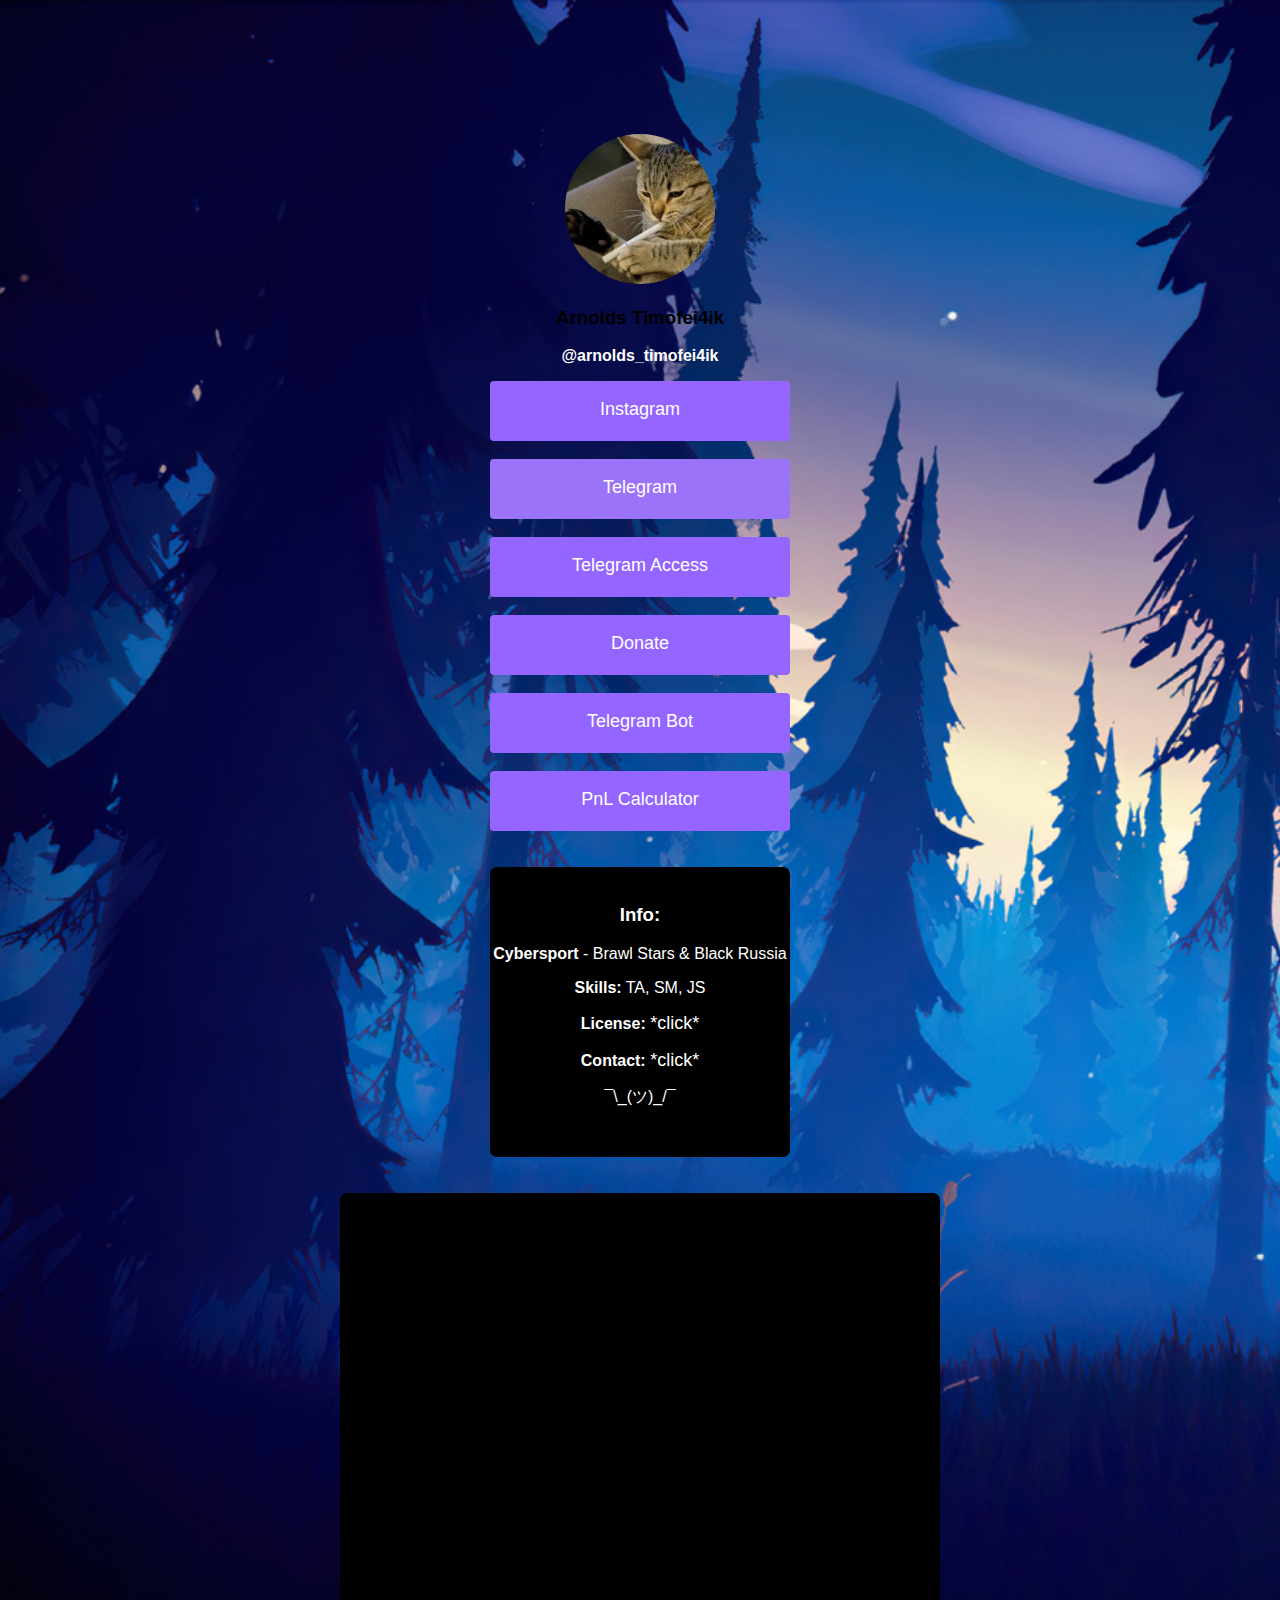
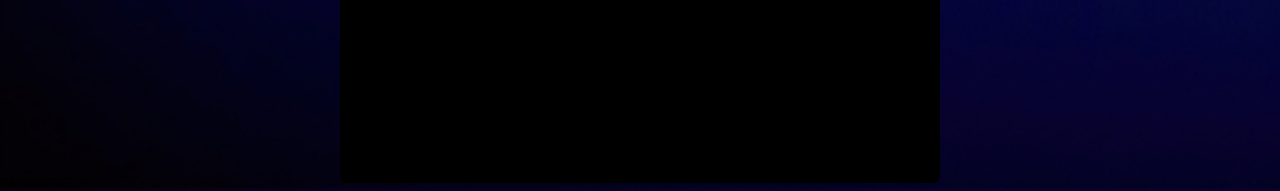
<file: index.html>
<!DOCTYPE html>
<html lang="en">
<head>
    <meta charset="UTF-8">
    <meta http-equiv="X-UA-Compatible" content="IE=edge">
    <meta name="viewport" content="width=device-width, initial-scale=1.0">
    <title>Arnolds Timofei4ik - Investment, Trades, Code</title>
    <link rel="stylesheet" href="https://www.groznij.tk/main.css">
    <link rel="stylesheet" href="https://www.groznij.tk/slaid.css">
    <link rel="icon" href="ico.ico">
    <link rel="stylesheet" href="https://www.groznij.tk/modal.css">
    <link rel="stylesheet" href="main.css">
    <link rel="stylesheet" media="screen and (orientation: portrait) and 
(max-width:500px), projection" href="https://www.groznij.tk/port.css" />
    <style>
        .skills-2 {
            width: 600px;
            height: 590px;
            border-radius: 7px;
            margin: auto;
        }
    </style>
</head>
<body>
    <p><img src="asset.jpg" class="avatar"></p>
    <h3 style="font-weight: bold; color: black;">Arnolds Timofei4ik</h3>
    <p style="font-weight: bold; color: white;">@arnolds_timofei4ik</p>
    <div class="first">
        <br>
        <a href="https://www.instagram.com/arnolds_timofei4ik/" target="_blank">Instagram</a>
    </div>
    <br>
    <div class="second">
        <br>
        <a href="https://t.me/arnolds_timofei4ik" target="_blank">Telegram</a>
    </div>
    <br>
    <div class="three">
        <br>
        <a href="https://t.me/arnolds_timofei4ik_access" target="_blank">Telegram Access</a>
    </div>
    <br>
    <div class="four">
        <br>
        <a href="donate.html" target="_blank">Donate</a>
    </div>
    <br>
    <div class="five">
        <br>
        <!-- <p id="da" class="eee" style="color: white; font-size: 16px; font-weight: bold;">My Projects</p> -->
        <a href="https://t.me/arnolds_timofei4ik_bot" target="_blank">Telegram Bot</a>
    </div>
    <br> 
    <div class="six">
        <br>
        <!-- <p id="da" class="eee" style="color: white; font-size: 16px; font-weight: bold;">My Projects</p> -->
        <a href="pnl.html" target="_blank">PnL Calculator</a>
    </div>
    <br>
    <br>
    <div class="skills">
        <br>
        <h3 style="color: white;">Info:</h3>
        <p style="color: white;"><b>Cybersport</b> - Brawl Stars & Black Russia</p>
        <p style="color: white;"><b>Skills:</b> TA, SM, JS</p>
        <p style="color: white;"><b>License:</b> <a href="license.pdf" target="_blank">*click*</a></p>
        <p style="color: white;"><b>Contact:</b> <a href="https://t.me/nyse_buy" target="_blank">*click*</a></p>
        <p style="color: white;">¯\_(ツ)_/¯</p>

    </div>
    <br>
    <br>
    <div class="skills-2">
        <br>
        <script async src="https://telegram.org/js/telegram-widget.js?22" data-telegram-post="arnolds_timofei4ik/6" data-width="100%"></script>

    </div>

</body>
<script src="app.js"></script>
<script src="slaid.js"></script>
</html>
</file>
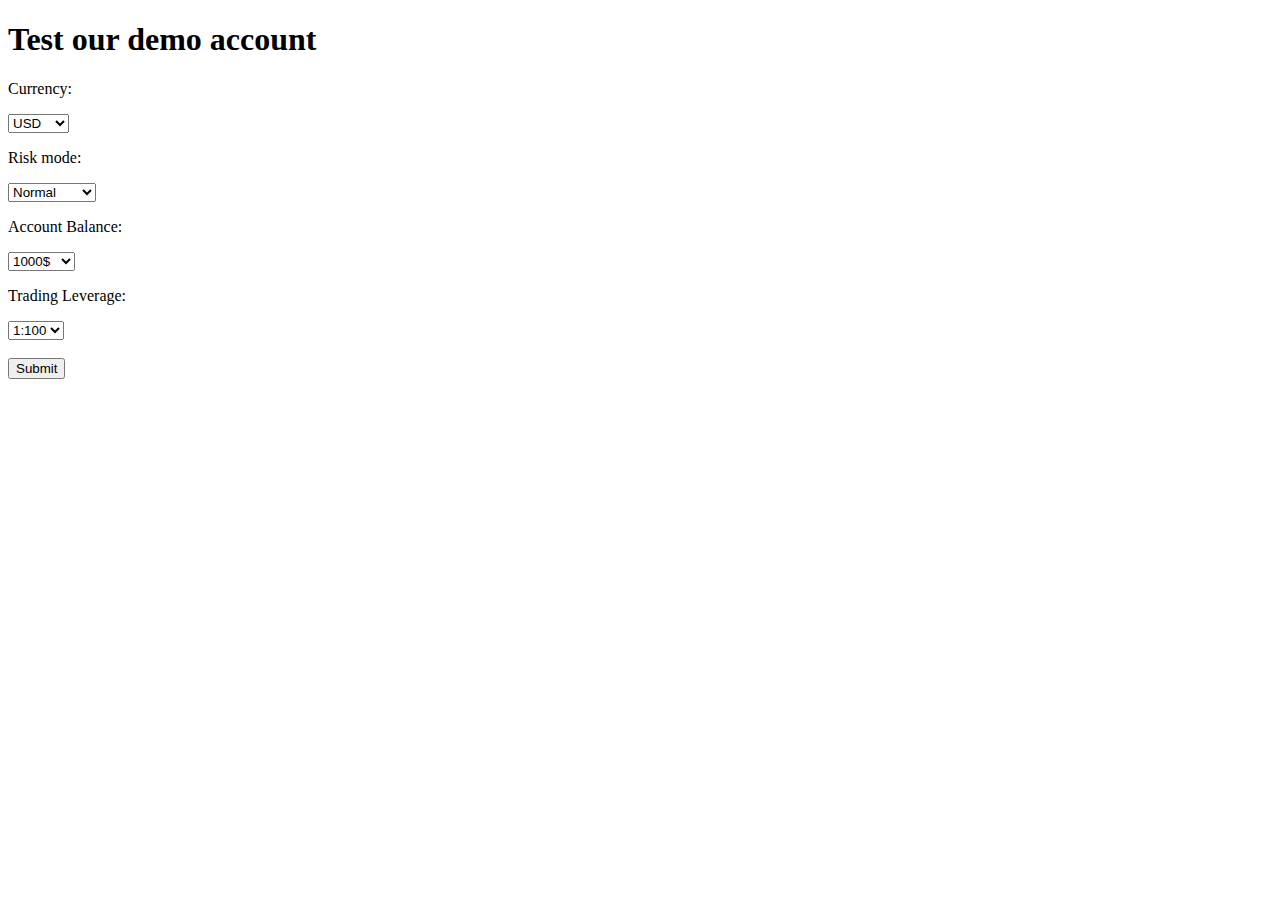
<file: demo.html>
<!DOCTYPE html>
<html lang="en">
<head>
    <meta charset="UTF-8">
    <meta name="viewport" content="width=device-width, initial-scale=1.0">
    <title>Test demo account | arnolds_timofei4ik</title>

    <!-- change mode -->
    <script>
        function changeCurrency() {
            var currencySelect = document.getElementById("currency");
            var balanceSelect = document.getElementById("balance");

            var selectedCurrency = currencySelect.value;

            var options = balanceSelect.getElementsByTagName("option");

            for (var i = 0; i < options.length; i++) {
                var option = options[i];
                var text = option.textContent;

                if (selectedCurrency === "eur") {
                    if (text.includes("$")) {
                        option.textContent = text.replace("$", "€");
                    }
                } else {
                    if (text.includes("€")) {
                        option.textContent = text.replace("€", "$");
                    }
                }
            }
        }

        function changeRisk() {
            var riskSelect = document.getElementById("risky");
            var leverageSelect = document.getElementById("leverage");
            var selectedRisk = riskSelect.value;

            // Включить все опции плеча
            for (var i = 0; i < leverageSelect.options.length; i++) {
                leverageSelect.options[i].disabled = false;
            }

            // Ограничения в зависимости от выбранного риска
            if (selectedRisk === "normal") {
                // Если выбран "Normal", оставить все опции доступными
            } else if (selectedRisk === "aggressive") {
                // Если выбран "Aggressive", отключить опцию "1:50" и "1:100"
                for (var i = 0; i < leverageSelect.options.length; i++) {
                    if (leverageSelect.options[i].value === "swing-lev" || leverageSelect.options[i].value === "default-lev") {
                        leverageSelect.options[i].disabled = true;
                    }
                }
            }
        }
    </script>
</head>
<body>
    <h1>Test our demo account</h1>
    <form action="">
        <p>Currency:</p>
        <select name="currency" id="currency" onchange="changeCurrency()">
            <option value="usd">USD</option>
            <option value="eur">EURO</option>
        </select>
        <p>Risk mode:</p>
        <select name="risky" id="risky">
            <option value="normal">Normal</option>
            <option value="aggressive">Aggressive</option>
        </select>
        <p>Account Balance:</p>
        <select name="balance" id="balance">
            <option value="one">1000$</option>
            <option value="two">5000$</option>
            <option value="three">6000$</option>
            <option value="four">10000$</option>
            <option value="five">25000$</option>
            <option value="six">50000$</option>
        </select>
        <p>Trading Leverage:</p>
        <select name="leverage" id="leverage">
            <option value="default-lev">1:100</option>
            <option value="aggressive-lev">1:500</option>
            <option value="swing-lev">1:50</option>
        </select>
        <br>
        <br>
        <button type="button">Submit</button>
    </form>
</body>
</html>
</file>
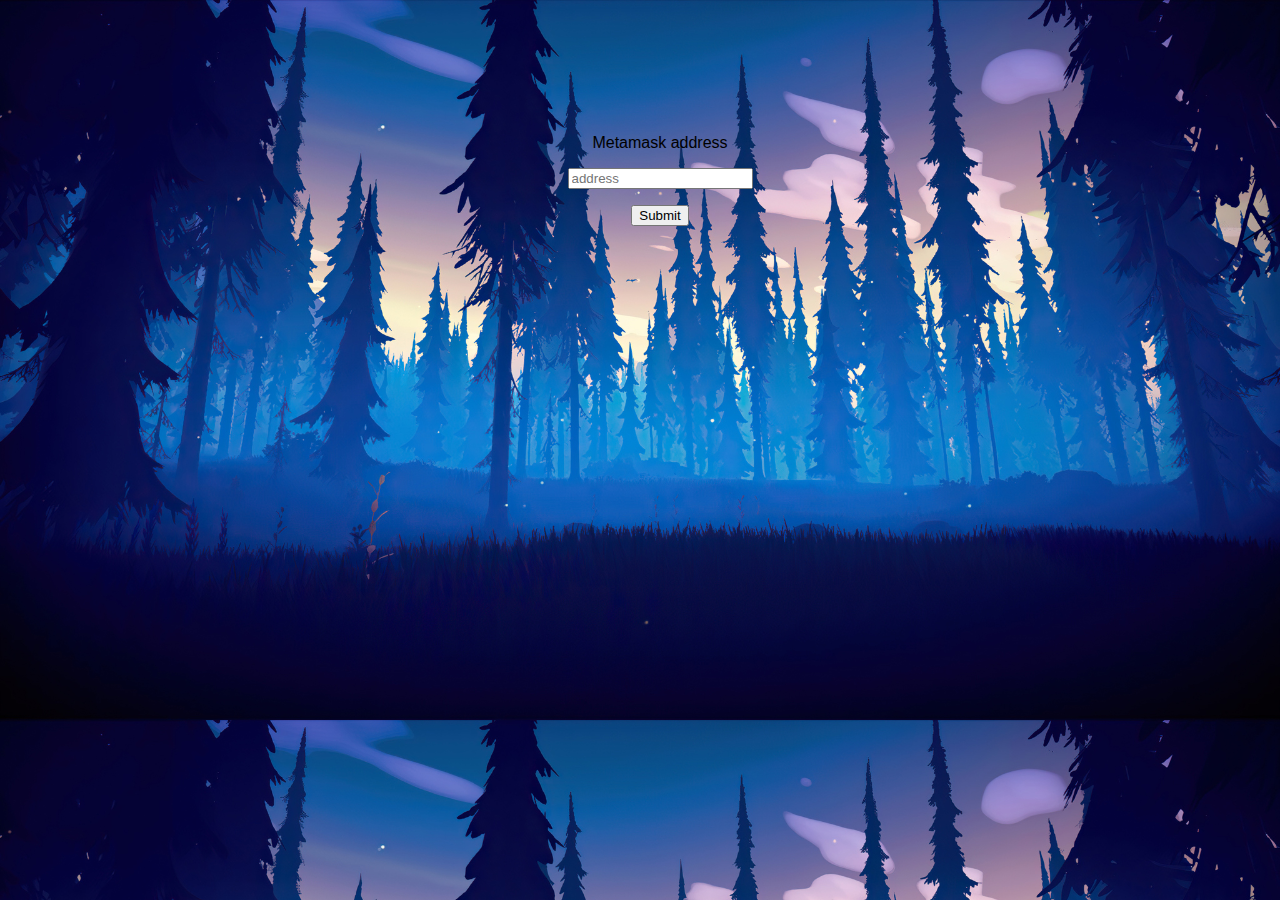
<file: drop.html>
<!DOCTYPE html>
<html lang="en">
<head>
    <meta charset="UTF-8">
    <meta http-equiv="X-UA-Compatible" content="IE=edge">
    <meta name="viewport" content="width=device-width, initial-scale=1.0">
    <title>Arnolds Timofei4ik</title>
    <link rel="icon" href="ico.ico">
    <link rel="stylesheet" href="main.css">
    <link rel="stylesheet" media="screen and (orientation: portrait) and 
(max-width:500px), projection" href="https://www.groznij.tk/port.css" />
    <style>
        .skills-2 {
            width: 600px;
            height: 590px;
            border-radius: 7px;
            margin: auto;
        }
    </style>
</head>
<body>

    <ul>
        <form action="">
            <p>Metamask address</p>
            <input type="text" placeholder="address" minlength="10" maxlength="100" required>
            <p id="yes"><button>Submit</button></p>
        </form>
    </ul>

</body>
<script src="air.js"></script>
</html>
</file>
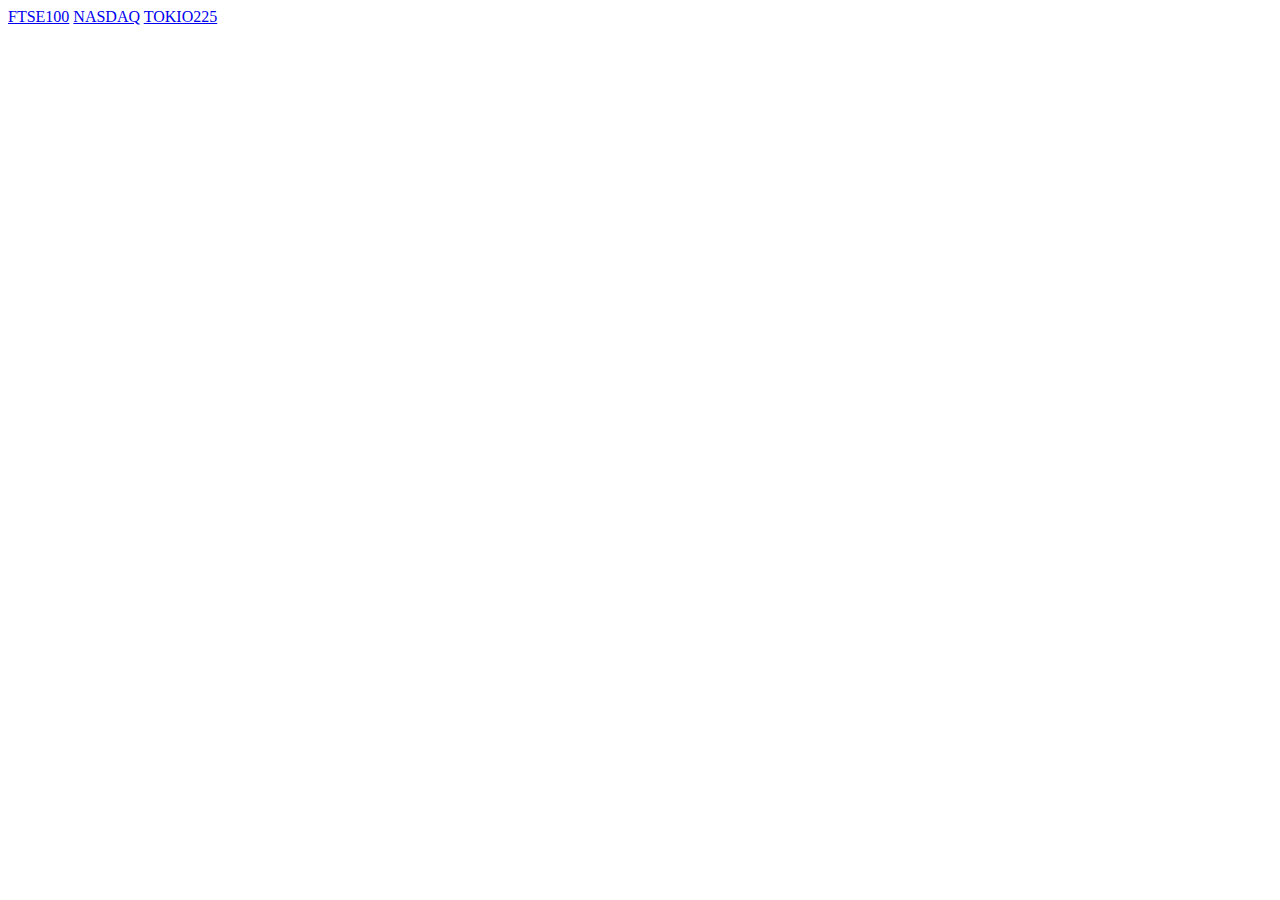
<file: forecasts.html>
<!DOCTYPE html>
<html lang="en">
<head>
    <meta charset="UTF-8">
    <meta name="viewport" content="width=device-width, initial-scale=1.0">
    <title>Notion</title>
</head>
<body>
    <a href="https://obsidian-act-0d9.notion.site/FTSE-100-28-10-e9e6ba43f2714f159fb123ccd04cfa47?pvs=4">FTSE100</a>
    <a href="https://obsidian-act-0d9.notion.site/US100-Nasdaq-28-10-330e4ea6b3b845d899bb5101b31a5390?pvs=4">NASDAQ</a>
    <a href="https://obsidian-act-0d9.notion.site/NIKKEI-225-TOKIO225-28-10-d8d280e20519490b8ea821c9f979906a?pvs=4">TOKIO225</a>
</body>
</html>
</file>
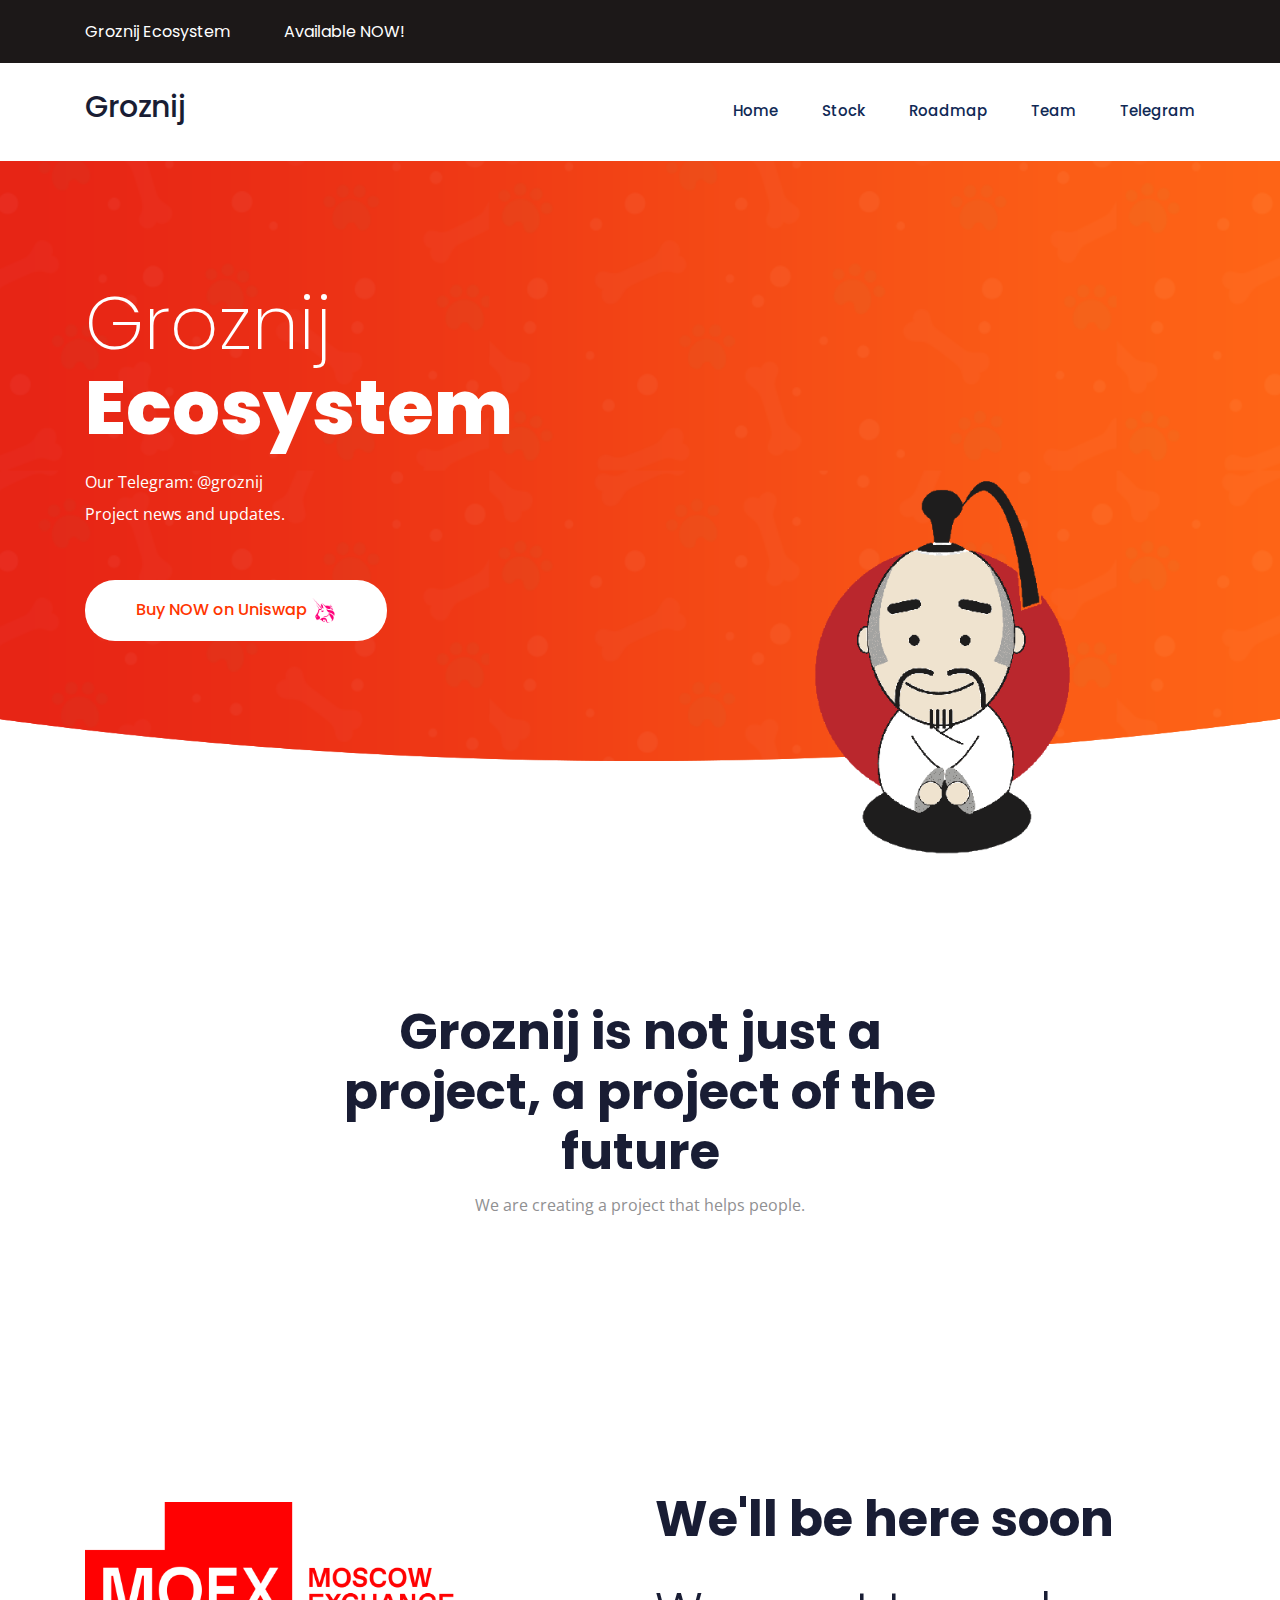
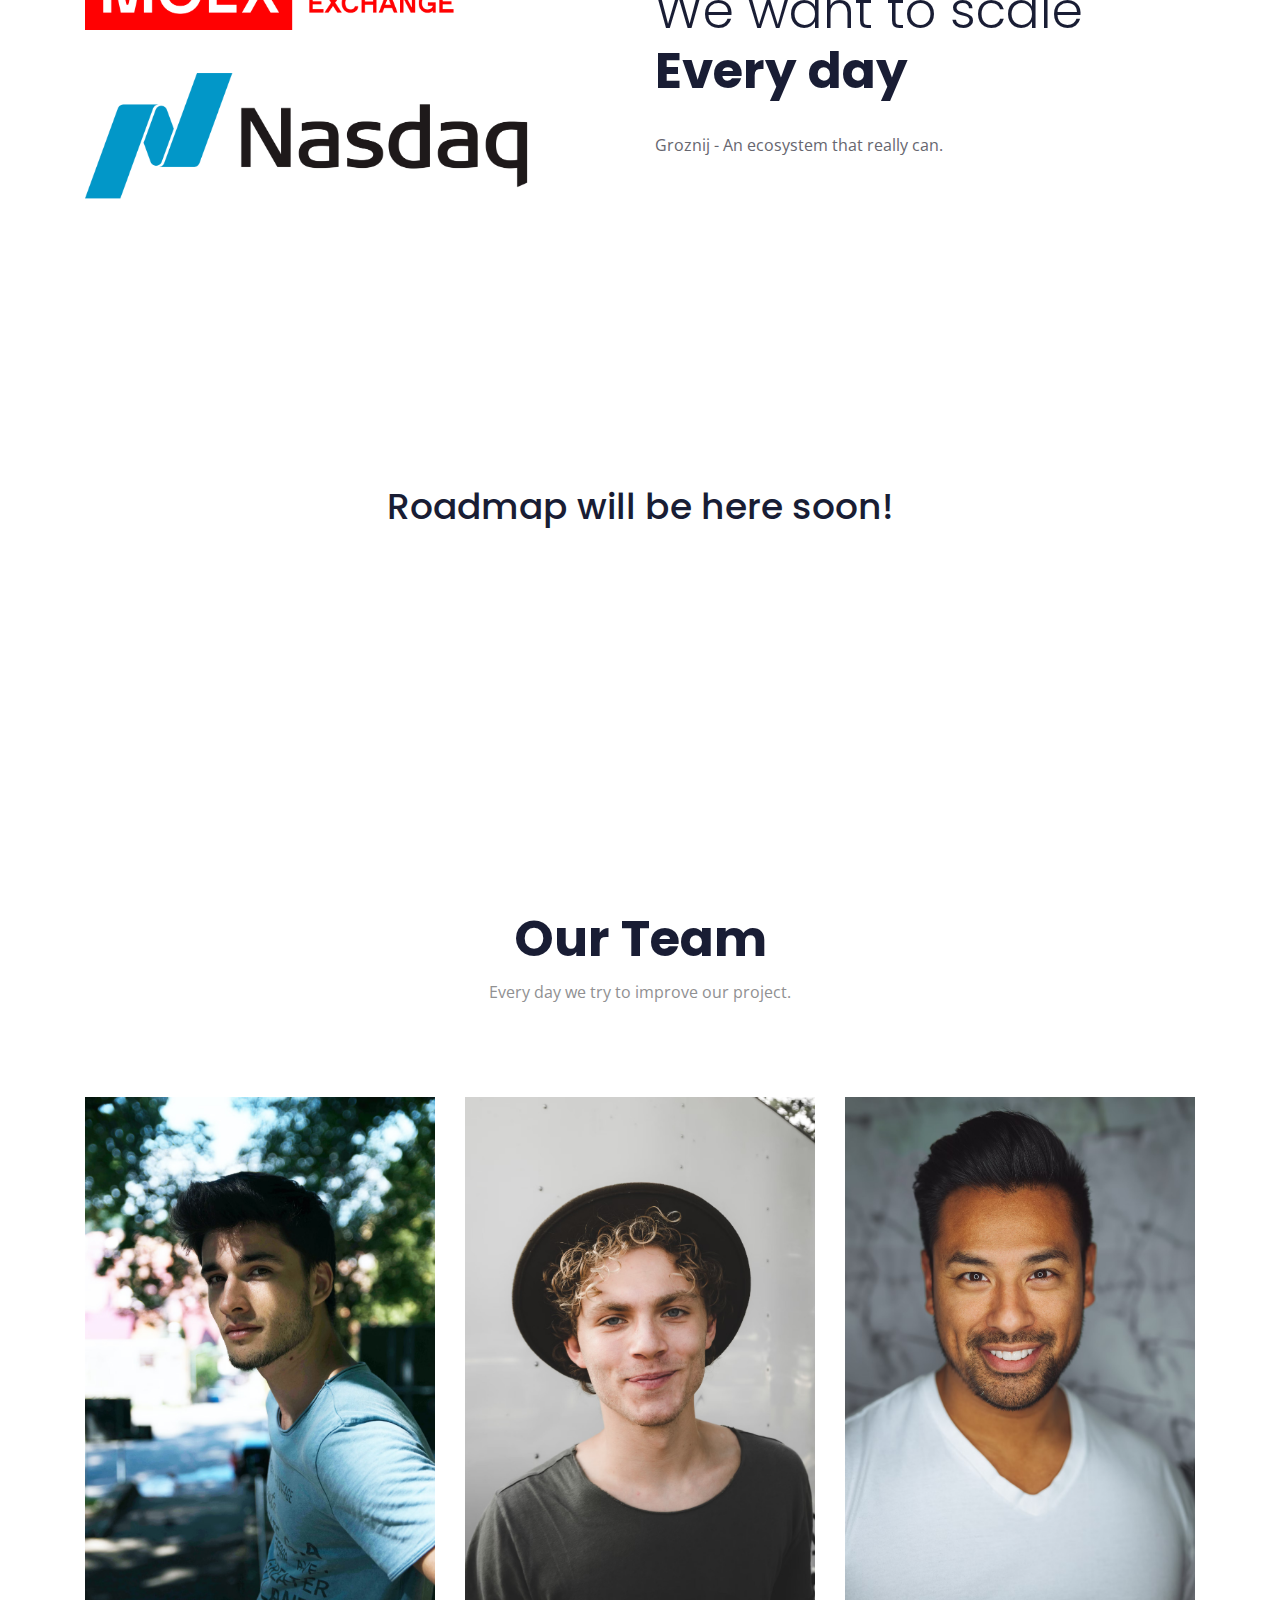
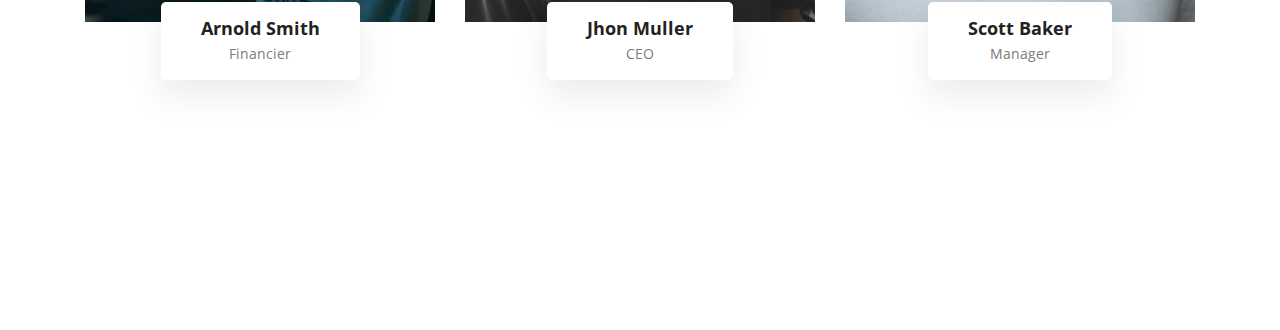
<file: index-scam.html>
<!doctype html>
<html class="no-js" lang="zxx">

<head>
    <meta charset="utf-8">
    <meta http-equiv="x-ua-compatible" content="ie=edge">
    <title>Groznij - Smart Wallet</title>
    <meta name="description" content="">
    <meta name="viewport" content="width=device-width, initial-scale=1">

    <!-- <link rel="manifest" href="site.webmanifest"> -->
    <link rel="shortcut icon" type="image/x-icon" href="img/char.png">
    <!-- Place favicon.ico in the root directory -->

    <!-- CSS here -->
    <link rel="stylesheet" href="css/bootstrap.min.css">
    <link rel="stylesheet" href="css/owl.carousel.min.css">
    <link rel="stylesheet" href="css/magnific-popup.css">
    <link rel="stylesheet" href="css/font-awesome.min.css">
    <link rel="stylesheet" href="css/themify-icons.css">
    <link rel="stylesheet" href="css/nice-select.css">
    <link rel="stylesheet" href="css/flaticon.css">
    <link rel="stylesheet" href="css/gijgo.css">
    <link rel="stylesheet" href="css/animate.css">
    <link rel="stylesheet" href="css/slicknav.css">
    <link rel="stylesheet" href="css/style.css">
    <!-- <link rel="stylesheet" href="css/responsive.css"> -->
</head>

<body>
    <!--[if lte IE 9]>
            <p class="browserupgrade">You are using an <strong>outdated</strong> browser. Please <a href="https://browsehappy.com/">upgrade your browser</a> to improve your experience and security.</p>
        <![endif]-->

    <header>
        <div class="header-area ">
            <div class="header-top_area">
                <div class="container">
                    <div class="row">
                        <div class="col-lg-6 col-md-8">
                            <div class="short_contact_list">
                                <ul>
                                    <li><a href="#">Groznij Ecosystem</a></li>
                                    <li><a href="#">Available NOW!</a></li>
                                </ul>
                            </div>
                        </div>
                        <div class="col-lg-6 col-md-4 ">
                            <!-- <div class="social_media_links">
                                <a href="#">
                                    <i class="fa fa-facebook"></i>
                                </a>
                                <a href="#">
                                    <i class="fa fa-pinterest-p"></i>
                                </a>
                                <a href="#">
                                    <i class="fa fa-google-plus"></i>
                                </a>
                                <a href="#">
                                    <i class="fa fa-linkedin"></i>
                                </a>
                            </div> -->
                        </div>
                    </div>
                </div>
            </div>
            <div id="sticky-header" class="main-header-area">
                <div class="container">
                    <div class="row align-items-center">
                        <div class="col-xl-3 col-lg-3">
                            <div class="logo">
                                <a href="index.html">
                                    <!-- <img src="img/char.png" alt=""> -->
                                    <h2>Groznij</h2>
                                </a>
                            </div>
                        </div>
                        <div class="col-xl-9 col-lg-9">
                            <div class="main-menu  d-none d-lg-block">
                                <nav>
                                    <ul id="navigation">
                                        <li><a  href="#">home</a></li>
                                        <li><a href="#">stock</a></li>
                                        <li><a href="#">roadmap</a></li>
                                        <li><a href="#">team</a></li>
                                        <li><a href="#">telegram</a></li>
                                    </ul>
                                </nav>
                            </div>
                        </div>
                        <div class="col-12">
                            <div class="mobile_menu d-block d-lg-none"></div>
                        </div>
                    </div>
                </div>
            </div>
        </div>
    </header>

    <!-- slider_area_start -->
    <div class="slider_area">
        <div class="single_slider slider_bg_1 d-flex align-items-center">
            <div class="container">
                <div class="row">
                    <div class="col-lg-5 col-md-6">
                        <div class="slider_text">
                            <h3>Groznij <br> <span>Ecosystem</span></h3>
                            <p>Our Telegram: @groznij <br> Project news and updates.</p>
                            <a href="https://app.uniswap.org/tokens/polygon/0x91c17ae05c313fa94dd33423516124f235dd7785" target="_blank" class="boxed-btn4">Buy NOW on Uniswap <img src="img/uni.png" width="25px"></a>
                        </div>
                    </div>
                </div>
            </div>
            <div class="dog_thumb d-none d-lg-block">
                <!-- <img src="img/banner/dog.png" alt=""> -->
                <img src="img/char.png" alt="">
            </div>
        </div>
    </div>
    <!-- slider_area_end -->

    <!-- service_area_start  -->
    <div class="service_area">
        <div class="container">
            <div class="row justify-content-center ">
                <div class="col-lg-7 col-md-10">
                    <div class="section_title text-center mb-95">
                        <h3>Groznij is not just a project, a project of the future</h3>
                        <p>We are creating a project that helps people.</p>
                    </div>
                </div>
            </div>
            <!-- <div class="row justify-content-center">
                <div class="col-lg-4 col-md-6">
                    <div class="single_service">
                         <div class="service_thumb service_icon_bg_1 d-flex align-items-center justify-content-center">
                             <div class="service_icon">
                                 <img src="img/service/service_icon_1.png" alt="">
                             </div>
                         </div>
                         <div class="service_content text-center">
                            <h3>Smart Wallet</h3>
                            <p>Friendly and Smart wallet with Cross-chain functions, Profitable staking on the "Groznij" token</p>
                         </div>
                    </div>
                </div>
                <div class="col-lg-4 col-md-6">
                    <div class="single_service active">
                         <div class="service_thumb service_icon_bg_1 d-flex align-items-center justify-content-center">
                             <div class="service_icon">
                                 <img src="img/service/service_icon_2.png" alt="">
                             </div>
                         </div>
                         <div class="service_content text-center">
                            <h3>Healthy Meals</h3>
                            <p>Lorem ipsum dolor sit amet, consectetur adipiscing elit, sed do eiusmod tempor incididunt ut</p>
                         </div>
                    </div>
                </div>
                <div class="col-lg-4 col-md-6">
                    <div class="single_service">
                         <div class="service_thumb service_icon_bg_1 d-flex align-items-center justify-content-center">
                             <div class="service_icon">
                                 <img src="img/service/service_icon_3.png" alt="">
                             </div>
                         </div>
                         <div class="service_content text-center">
                            <h3>Pet Spa</h3>
                            <p>Lorem ipsum dolor sit amet, consectetur adipiscing elit, sed do eiusmod tempor incididunt ut</p>
                         </div>
                    </div>
                </div>
            </div> -->
        </div>
    </div>
    <!-- service_area_end -->

    <!-- pet_care_area_start  -->
    <div class="pet_care_area">
        <div class="container">
            <div class="row align-items-center">
                <div class="col-lg-5 col-md-6">
                    <div class="pet_thumb">
                        <img src="img/moex.png" alt="">
                        <p>ㅤ</p>
                        <img src="img/nasdaq.png" alt="">
                    </div>
                </div>
                <div class="col-lg-6 offset-lg-1 col-md-6">
                    <div class="pet_info">
                        <div class="section_title">
                            <h3>We'll be here soon</h3>
                            <br>
                            <h3><span>We want to scale </span> <br>
                                Every day</h3>
                            <p>Groznij - An ecosystem that really can.</p>
                            <!-- <a href="about.html" class="boxed-btn3">About Us</a> -->
                        </div>
                    </div>
                </div>
            </div>
        </div>
    </div>
    <!-- pet_care_area_end  -->

    <!-- adapt_area_start  -->
    <br>
    <br>
    <h1 style="text-align: center; padding: 200px;">Roadmap will be here soon!</h1>
    <br>
    <br>
    <!-- <div class="adapt_area">
        <div class="container">
            <div class="row justify-content-between align-items-center">
                <div class="col-lg-5">
                    <div class="adapt_help">
                        <div class="section_title">
                            <h3><span>We need your</span>
                                help Adopt Us</h3>
                            <p>Lorem ipsum dolor sit , consectetur adipiscing elit, sed do iusmod tempor incididunt ut labore et dolore magna aliqua. Quis ipsum suspendisse ultrices.</p>
                            <a href="contact.html" class="boxed-btn3">Contact Us</a>
                        </div>
                    </div>
                </div>
                <div class="col-lg-6">
                    <div class="adapt_about">
                        <div class="row align-items-center">
                            <div class="col-lg-6 col-md-6">
                                <div class="single_adapt text-center">
                                    <img src="img/adapt_icon/1.png" alt="">
                                    <div class="adapt_content">
                                        <h3 class="counter">452</h3>
                                        <p>Pets Available</p>
                                    </div>
                                </div>
                            </div>
                            <div class="col-lg-6 col-md-6">
                                <div class="single_adapt text-center">
                                    <img src="img/adapt_icon/3.png" alt="">
                                    <div class="adapt_content">
                                        <h3><span class="counter">52</span>+</h3>
                                        <p>Pets Available</p>
                                    </div>
                                </div>
                                <div class="single_adapt text-center">
                                    <img src="img/adapt_icon/2.png" alt="">
                                    <div class="adapt_content">
                                        <h3><span class="counter">52</span>+</h3>
                                        <p>Pets Available</p>
                                    </div>
                                </div>
                            </div>
                        </div>
                    </div>
                </div>
            </div>
        </div>
    </div> -->
    <!-- adapt_area_end  -->

    <!-- testmonial_area_end  -->

    <!-- team_area_start  -->
    <div class="team_area">
        <div class="container">
            <div class="row justify-content-center ">
                <div class="col-lg-6 col-md-10">
                    <div class="section_title text-center mb-95">
                        <h3>Our Team</h3>
                        <p>Every day we try to improve our project.</p>
                    </div>
                </div>
            </div>
            <div class="row justify-content-center">
                <div class="col-lg-4 col-md-6">
                    <div class="single_team">
                        <div class="thumb">
                            <img src="img/Financier.jpg" alt="">
                        </div>
                        <div class="member_name text-center">
                            <div class="mamber_inner">
                                <h4>Arnold Smith</h4>
                                <p>Financier</p>
                            </div>
                        </div>
                    </div>
                </div>
                <div class="col-lg-4 col-md-6">
                    <div class="single_team">
                        <div class="thumb">
                            <img src="img/ceo.jpg" alt="">
                        </div>
                        <div class="member_name text-center">
                            <div class="mamber_inner">
                                <h4>Jhon Muller</h4>
                                <p>CEO</p>
                            </div>
                        </div>
                    </div>
                </div>
                <div class="col-lg-4 col-md-6">
                    <div class="single_team">
                        <div class="thumb">
                            <img src="img/Manager.jpg" alt="">
                        </div>
                        <div class="member_name text-center">
                            <div class="mamber_inner">
                                <h4>Scott Baker</h4>
                                <p>Manager</p>
                            </div>
                        </div>
                    </div>
                </div>
            </div>
        </div>
    </div>
    <!-- team_area_start  -->
<!-- 
    <div class="contact_anipat anipat_bg_1">
        <div class="container">
            <div class="row justify-content-center">
                <div class="col-lg-8">
                    <div class="contact_text text-center">
                        <div class="section_title text-center">
                            <h3>Why go with Anipat?</h3>
                            <p>Because we know that even the best technology is only as good as the people behind it. 24/7 tech support.</p>
                        </div>
                        <div class="contact_btn d-flex align-items-center justify-content-center">
                            <a href="contact.html" class="boxed-btn4">Contact Us</a>
                            <p>Or  <a href="#"> +880 4664 216</a></p>
                        </div>
                    </div>
                </div>
            </div>
        </div>
    </div> -->

    <!-- footer_start  -->
    <!-- <footer class="footer">
        <div class="footer_top">
            <div class="container">
                <div class="row">
                    <div class="col-xl-3 col-md-6 col-lg-3">
                        <div class="footer_widget">
                            <h3 class="footer_title">
                                Contact Us
                            </h3>
                            <ul class="address_line">
                                <li>Telegram: @groznij</li>
                                <li><a href="#">Demomail@gmail.Com</a></li>
                                <li>700, Green Lane, New York, USA</li>
                            </ul>
                        </div>
                    </div>
                    <div class="col-xl-3  col-md-6 col-lg-3">
                        <div class="footer_widget">
                            <h3 class="footer_title">
                                Our Servces
                            </h3>
                            <ul class="links">
                                <li><a href="#">Pet Insurance</a></li>
                                <li><a href="#">Pet surgeries </a></li>
                                <li><a href="#">Pet Adoption</a></li>
                                <li><a href="#">Dog Insurance</a></li>
                                <li><a href="#">Dog Insurance</a></li>
                            </ul>
                        </div>
                    </div>
                    <div class="col-xl-3  col-md-6 col-lg-3">
                        <div class="footer_widget">
                            <h3 class="footer_title">
                                Quick Link
                            </h3>
                            <ul class="links">
                                <li><a href="#">About Us</a></li>
                                <li><a href="#">Privacy Policy</a></li>
                                <li><a href="#">Terms of Service</a></li>
                                <li><a href="#">Login info</a></li>
                                <li><a href="#">Knowledge Base</a></li>
                            </ul>
                        </div>
                    </div>
                    <div class="col-xl-3 col-md-6 col-lg-3 ">
                        <div class="footer_widget">
                            <div class="footer_logo">
                                <a href="#">
                                    <img src="img/logo.png" alt="">
                                </a>
                            </div>
                            <p class="address_text">239 E 5th St, New York 
                                NY 10003, USA
                            </p>
                            <div class="socail_links">
                                <ul>
                                    <li>
                                        <a href="#">
                                            <i class="ti-facebook"></i>
                                        </a>
                                    </li>
                                    <li>
                                        <a href="#">
                                            <i class="ti-pinterest"></i>
                                        </a>
                                    </li>
                                    <li>
                                        <a href="#">
                                            <i class="fa fa-google-plus"></i>
                                        </a>
                                    </li>
                                    <li>
                                        <a href="#">
                                            <i class="fa fa-linkedin"></i>
                                        </a>
                                    </li>
                                </ul>
                            </div>

                        </div>
                    </div>
                </div>
            </div>
        </div>
        <div class="copy-right_text">
            <div class="container">
                <div class="bordered_1px"></div>
                <div class="row">
                    <div class="col-xl-12">
                    
                    </div>
                </div>
            </div>
        </div>
    </footer> -->
    <!-- footer_end  -->


    <!-- JS here -->
    <script src="js/vendor/modernizr-3.5.0.min.js"></script>
    <script src="js/vendor/jquery-1.12.4.min.js"></script>
    <script src="js/popper.min.js"></script>
    <script src="js/bootstrap.min.js"></script>
    <script src="js/owl.carousel.min.js"></script>
    <script src="js/isotope.pkgd.min.js"></script>
    <script src="js/ajax-form.js"></script>
    <script src="js/waypoints.min.js"></script>
    <script src="js/jquery.counterup.min.js"></script>
    <script src="js/imagesloaded.pkgd.min.js"></script>
    <script src="js/scrollIt.js"></script>
    <script src="js/jquery.scrollUp.min.js"></script>
    <script src="js/wow.min.js"></script>
    <script src="js/nice-select.min.js"></script>
    <script src="js/jquery.slicknav.min.js"></script>
    <script src="js/jquery.magnific-popup.min.js"></script>
    <script src="js/plugins.js"></script>
    <script src="js/gijgo.min.js"></script>

    <!--contact js-->
    <script src="js/contact.js"></script>
    <script src="js/jquery.ajaxchimp.min.js"></script>
    <script src="js/jquery.form.js"></script>
    <script src="js/jquery.validate.min.js"></script>
    <script src="js/mail-script.js"></script>

    <script src="js/main.js"></script>
    <script>
        $('#datepicker').datepicker({
            iconsLibrary: 'fontawesome',
            disableDaysOfWeek: [0, 0],
        //     icons: {
        //      rightIcon: '<span class="fa fa-caret-down"></span>'
        //  }
        });
        $('#datepicker2').datepicker({
            iconsLibrary: 'fontawesome',
            icons: {
             rightIcon: '<span class="fa fa-caret-down"></span>'
         }

        });
        var timepicker = $('#timepicker').timepicker({
         format: 'HH.MM'
     });


     document.getElementById("#test-1").addEventListener("click", function () {
        window.scrollTo(0, 1000);
     })
    </script>
</body>

</html>
</file>
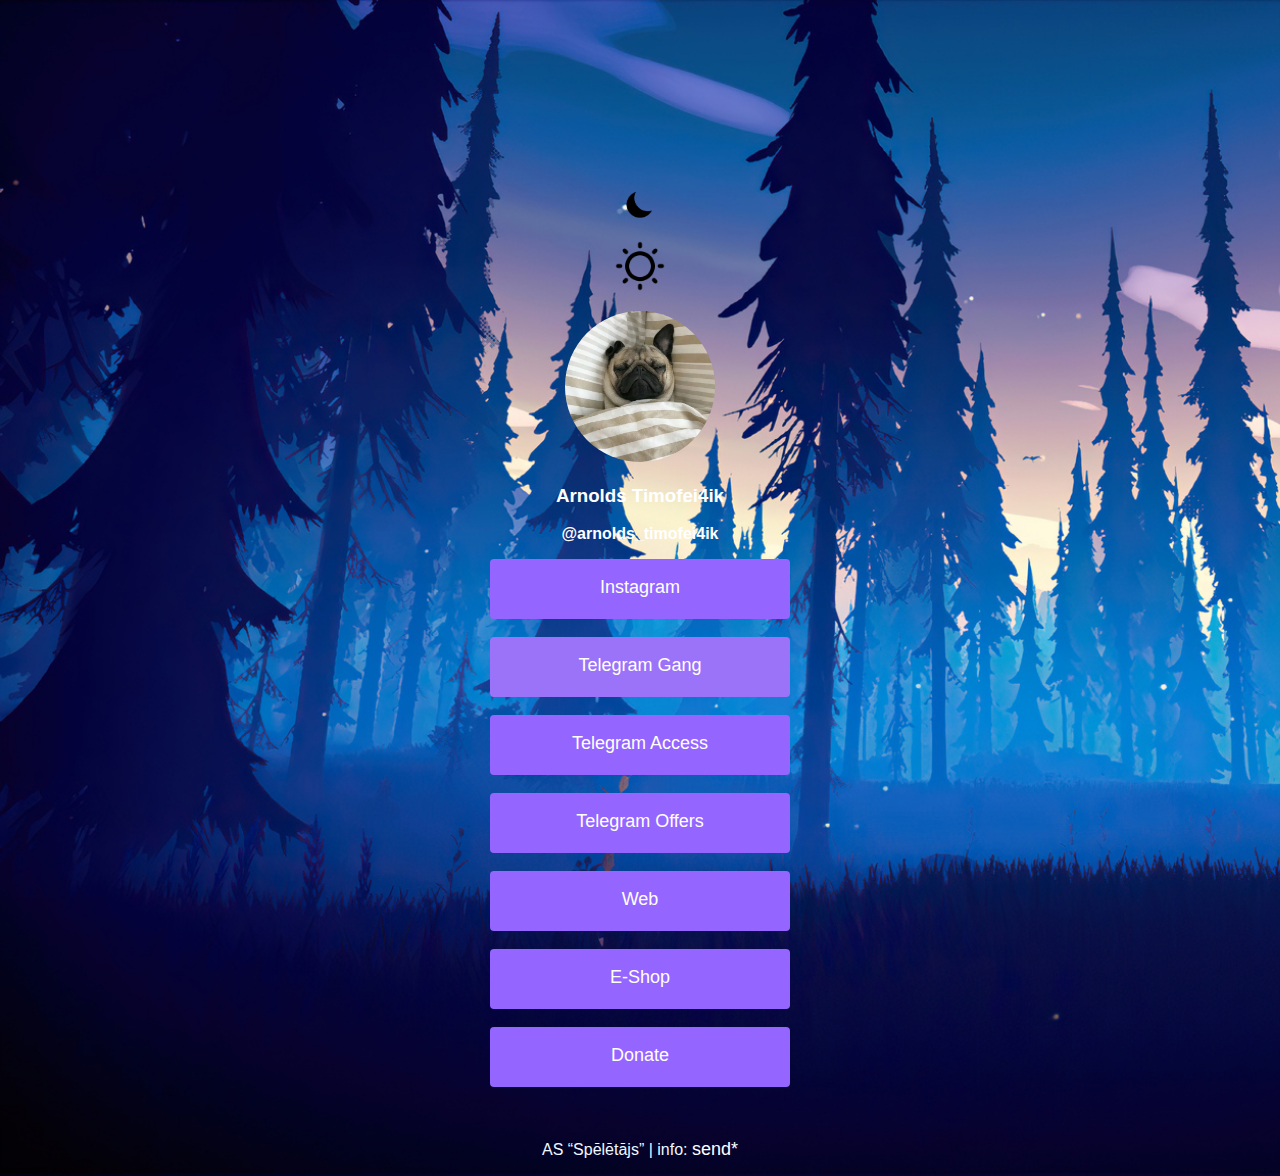
<file: indexx.html>
<!DOCTYPE html>
<html lang="en">
<head>
    <meta charset="UTF-8">
    <meta http-equiv="X-UA-Compatible" content="IE=edge">
    <meta name="viewport" content="width=device-width, initial-scale=1.0">
    <title>Arnolds Timofei4ik</title>
    <link rel="icon" href="ico.ico">
    <link rel="stylesheet" href="main.css">
    <link rel="stylesheet" media="screen and (orientation: portrait) and 
(max-width:500px), projection" href="https://www.groznij.tk/port.css" />
    <style>
        .skills-2 {
            width: 600px;
            height: 590px;
            border-radius: 7px;
            margin: auto;
        }
        .block {
            color: white;
        }
    </style>
</head>
<body>
    <!-- Widget -->
    <!-- TradingView Widget BEGIN -->
<div class="tradingview-widget-container">
  <div class="tradingview-widget-container__widget"></div>
  <script type="text/javascript" src="https://s3.tradingview.com/external-embedding/embed-widget-ticker-tape.js" async>
  {
  "symbols": [
    {
      "proName": "FOREXCOM:SPXUSD",
      "title": "S&P 500"
    },
    {
      "proName": "FOREXCOM:NSXUSD",
      "title": "US 100"
    },
    {
      "description": "UK 100",
      "proName": "FXOPEN:UK100"
    },
    {
      "description": "EU 50",
      "proName": "EUREX:FESX1!"
    },
    {
      "description": "Tokio Daily",
      "proName": "SPREADEX:NIKKEI"
    },
    {
      "description": "EUR/USD",
      "proName": "OANDA:EURUSD"
    },
    {
      "description": "AS Latvijas Gāze",
      "proName": "SWB:UMA"
    }
  ],
  "showSymbolLogo": true,
  "colorTheme": "dark",
  "isTransparent": true,
  "displayMode": "adaptive",
  "locale": "en"
}
  </script>
</div>
<!-- TradingView Widget END -->
    <br>
    <br>
    <div class="block">
        <div id="clock"></div>
        <div id="clock-1"></div>
        <div class="1">
            <br>
        </div>
        <div id="timer"></div>
    </div>
    <p id="night-css"><img src="night.png" alt="night" class="night" width="60px"></p>
    <p id="sun-css"><img src="sun.png" alt="sun" class="sun" width="50px"></p>
    <p style="padding-top: 0px;"><img src="mops.png" class="avatar"></p>
    <h3 style="font-weight: bold; color: white;">Arnolds Timofei4ik</h3>
    <p style="font-weight: bold; color: white;">@arnolds_timofei4ik</p>
    <div class="first">
        <br>
        <a href="https://www.instagram.com/arnolds_timofei4ik/" target="_blank">Instagram</a>
    </div>
    <br>
    <div class="second">
        <br>
        <a href="https://forms.gle/37th2T7SX6jAewcS6" target="_blank">Telegram Gang</a>
    </div>
    <br>
    <div class="three">
        <br>
        <a href="https://forms.gle/37th2T7SX6jAewcS6" target="_blank">Telegram Access</a>
    </div>
    <br>
    <div class="four">
        <br>
        <a href="https://t.me/arnolds_comm" target="_blank">Telegram Offers</a>
    </div>
    <br>
    <div class="five">
        <br>

        <a href="https://taplink.cc/arnolds" target="_blank">Web</a>
    </div>
    <br>
    <div class="six">
        <br>

        <a href="store.html" target="_blank">E-Shop</a>
    </div>
    <br>
    <div class="seven">
        <br>

        <a href="donate.html" target="_blank">Donate</a>
    </div>
    <br>
    <br>
    <!-- <p style="color: rgb(206, 206, 206); font-weight: bold; font-size: 12px; position: fixed; bottom: 0; left: 47.3%;">© 2022 - 2023 Groznij</p> -->
    <!-- <div class="icons">
      <p id="night-css"><img src="night.png" width="60px"></p>
    </div> -->
    <div class="overlay" id="overlay"></div>
    <p style="color: aliceblue;">AS “Spēlētājs” | info: <a href="mailto:playgroznij@dmail.ai">send*</a></p>

</body>
<script src="app.js"></script>
<script src="time.js"></script>
<script src="nyse.js"></script>
</html>
</file>
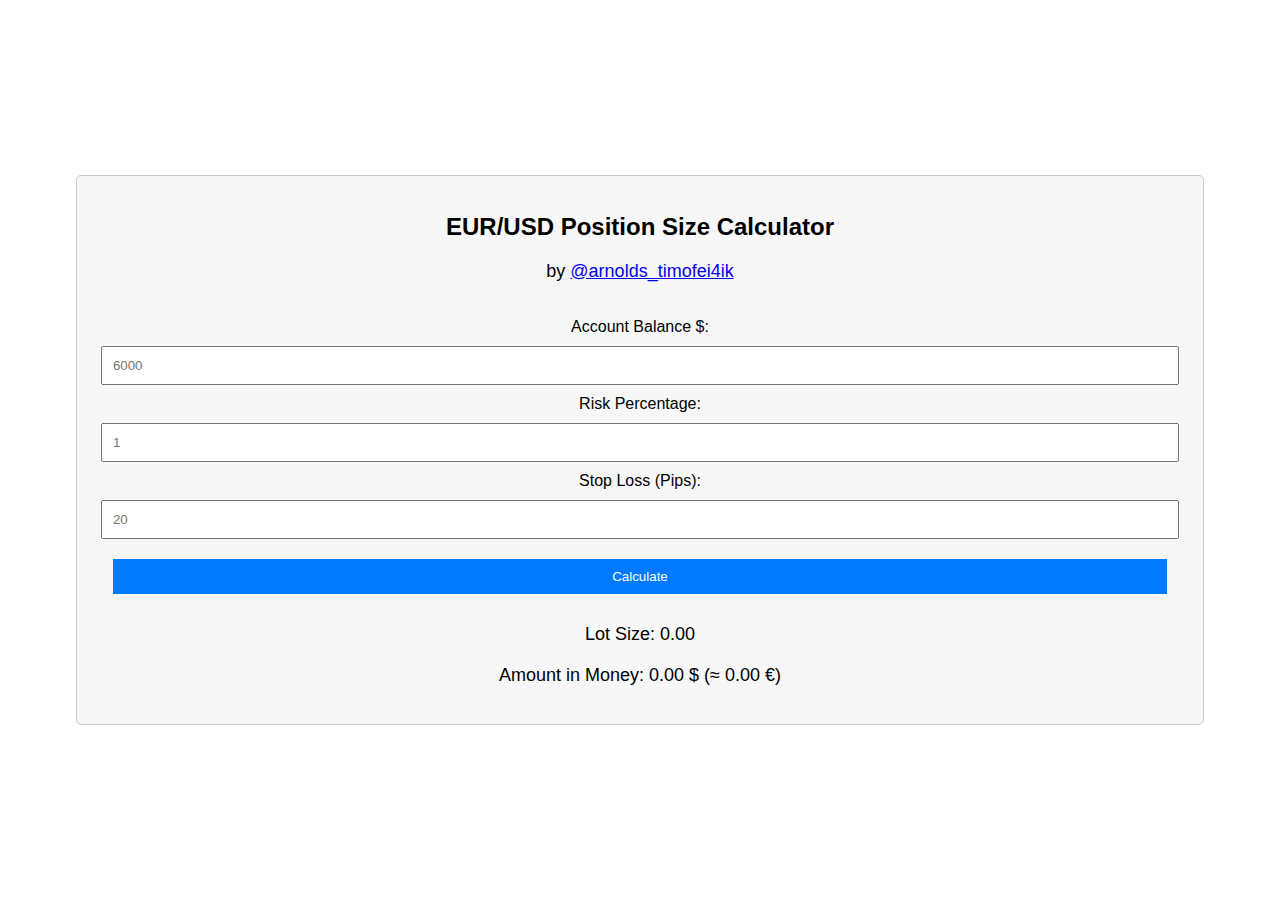
<file: lot.html>
<!DOCTYPE html>
<html lang="en">
<head>
    <meta charset="UTF-8">
    <meta name="viewport" content="width=device-width, initial-scale=1.0">
    <title>Forex Lot Calculator</title>
    <link rel="stylesheet" href="lot.css">
</head>
<body>
    <div class="calculator">
        <h1>EUR/USD Position Size Calculator</h1>
        <p>by <a href="https://www.youtube.com/@arnolds_timofei4ik/featured" target="_blank">@arnolds_timofei4ik</a></p>
        <br>
        <label for="accountBalance">Account Balance $:</label>
        <input type="text" id="accountBalance" placeholder="6000">
        <label for="riskPercentage">Risk Percentage:</label>
        <input type="text" id="riskPercentage" placeholder="1">
        <label for="stopLossPips">Stop Loss (Pips):</label>
        <input type="text" id="stopLossPips" placeholder="20">
        <button id="calculateButton">Calculate</button>
        <p>Lot Size: <span id="lotSize">0.00</span></p>
        <!-- <p>Amount in Money: <span id="moneyAmount">0.00</span>$</p> -->
        <p>Amount in Money: <span id="moneyAmount">0.00</span> $ (≈ <span id="moneyAmountEuro">0.00</span> €)</p>

    </div>
    <script src="lot.js"></script>
</body>
</html>
</file>
<file: main.css>
body {
    background-image: url("wall.jpg");
    background-size: cover;
    text-align: center;
    padding-top: 110px;
    font-family: Arial;
}
.avatar {
    border-radius: 50%;
    width: 150px !important;
    text-align: center;
}
.first {
    width: 300px;
    height: 60px;
    border-radius: 4px;
    background-color: #9466ff;
    margin: auto;
    transition: ease all 0.5s;
}
.first:hover {
    background-color: #8557f1;
}
.second:hover {
    background-color: #8557f1;
}
.three:hover {
    background-color: #8557f1;
}
.four:hover {
    background-color: #8557f1;
}
.five:hover {
    background-color: #8557f1;
}
.six:hover {
    background-color: #8557f1;
}
.seven:hover {
    background-color: #8557f1;
}
.eight:hover {
    background-color: #8557f1;
}
.second {
    width: 300px;
    height: 60px;
    border-radius: 4px;
    background-color: #9b73f8;
    margin: auto;
    transition: ease all 0.5s;
}
.three {
    width: 300px;
    height: 60px;
    border-radius: 4px;
    background-color: #9466ff;
    margin: auto;
    transition: ease all 0.5s;
}
.four {
    width: 300px;
    height: 60px;
    border-radius: 4px;
    background-color: #9466ff;
    margin: auto;
    transition: ease all 0.5s;
}
.five {
    width: 300px;
    height: 60px;
    border-radius: 4px;
    background-color: #9466ff;
    margin: auto;
    transition: ease all 0.5s;
}
.six {
    width: 300px;
    height: 60px;
    border-radius: 4px;
    background-color: #9466ff;
    margin: auto;
    transition: ease all 0.5s;
}
.seven {
    width: 300px;
    height: 60px;
    border-radius: 4px;
    background-color: #9466ff;
    margin: auto;
    transition: ease all 0.5s;
}
.eight {
    width: 300px;
    height: 60px;
    border-radius: 4px;
    background-color: #9466ff;
    margin: auto;
    transition: ease all 0.5s;
}
.skills {
    width: 300px;
    height: 290px;
    border-radius: 7px;
    background-color: black;
    margin: auto;
}
.skills-2 {
    width: 300px;
    height: 290px;
    border-radius: 7px;
    background-color: black;
    margin: auto;
}
a {
    text-decoration: none;
    color: white;
    font-size: 18px;
}
.eee {
    position: absolute;
    top: 697px;
    right: 905px;
    font-weight: bold;
}
.pre-img {
    width: 20px !important;
}
.png_img {
    width: 200px;
}
body::-webkit-scrollbar {
    width: 1em;
}
 
/* body::-webkit-scrollbar-track {
    -webkit-box-shadow: inset 0 0 6px rgba(0,0,0,0.3);
} */
 
body::-webkit-scrollbar-thumb {
  background-color: rgb(133, 124, 212);
  outline: 1px solid rgb(95, 86, 170);
}
</file>
<file: css/themify-icons.css>
@font-face {
	font-family: 'themify';
	src:url('../fonts/themify.eot?-fvbane');
	src:url('../fonts/themify.eot?#iefix-fvbane') format('embedded-opentype'),
		url('../fonts/themify.woff?-fvbane') format('woff'),
		url('../fonts/themify.ttf?-fvbane') format('truetype'),
		url('../fonts/themify.svg?-fvbane#themify') format('svg');
	font-weight: normal;
	font-style: normal;
}

[class^="ti-"], [class*=" ti-"] {
	font-family: 'themify';
	/* speak: none; */
	font-style: normal;
	font-weight: normal;
	font-variant: normal;
	text-transform: none;
	line-height: 1;

	/* Better Font Rendering =========== */
	-webkit-font-smoothing: antialiased;
	-moz-osx-font-smoothing: grayscale;
}

.ti-wand:before {
	content: "\e600";
}
.ti-volume:before {
	content: "\e601";
}
.ti-user:before {
	content: "\e602";
}
.ti-unlock:before {
	content: "\e603";
}
.ti-unlink:before {
	content: "\e604";
}
.ti-trash:before {
	content: "\e605";
}
.ti-thought:before {
	content: "\e606";
}
.ti-target:before {
	content: "\e607";
}
.ti-tag:before {
	content: "\e608";
}
.ti-tablet:before {
	content: "\e609";
}
.ti-star:before {
	content: "\e60a";
}
.ti-spray:before {
	content: "\e60b";
}
.ti-signal:before {
	content: "\e60c";
}
.ti-shopping-cart:before {
	content: "\e60d";
}
.ti-shopping-cart-full:before {
	content: "\e60e";
}
.ti-settings:before {
	content: "\e60f";
}
.ti-search:before {
	content: "\e610";
}
.ti-zoom-in:before {
	content: "\e611";
}
.ti-zoom-out:before {
	content: "\e612";
}
.ti-cut:before {
	content: "\e613";
}
.ti-ruler:before {
	content: "\e614";
}
.ti-ruler-pencil:before {
	content: "\e615";
}
.ti-ruler-alt:before {
	content: "\e616";
}
.ti-bookmark:before {
	content: "\e617";
}
.ti-bookmark-alt:before {
	content: "\e618";
}
.ti-reload:before {
	content: "\e619";
}
.ti-plus:before {
	content: "\e61a";
}
.ti-pin:before {
	content: "\e61b";
}
.ti-pencil:before {
	content: "\e61c";
}
.ti-pencil-alt:before {
	content: "\e61d";
}
.ti-paint-roller:before {
	content: "\e61e";
}
.ti-paint-bucket:before {
	content: "\e61f";
}
.ti-na:before {
	content: "\e620";
}
.ti-mobile:before {
	content: "\e621";
}
.ti-minus:before {
	content: "\e622";
}
.ti-medall:before {
	content: "\e623";
}
.ti-medall-alt:before {
	content: "\e624";
}
.ti-marker:before {
	content: "\e625";
}
.ti-marker-alt:before {
	content: "\e626";
}
.ti-arrow-up:before {
	content: "\e627";
}
.ti-arrow-right:before {
	content: "\e628";
}
.ti-arrow-left:before {
	content: "\e629";
}
.ti-arrow-down:before {
	content: "\e62a";
}
.ti-lock:before {
	content: "\e62b";
}
.ti-location-arrow:before {
	content: "\e62c";
}
.ti-link:before {
	content: "\e62d";
}
.ti-layout:before {
	content: "\e62e";
}
.ti-layers:before {
	content: "\e62f";
}
.ti-layers-alt:before {
	content: "\e630";
}
.ti-key:before {
	content: "\e631";
}
.ti-import:before {
	content: "\e632";
}
.ti-image:before {
	content: "\e633";
}
.ti-heart:before {
	content: "\e634";
}
.ti-heart-broken:before {
	content: "\e635";
}
.ti-hand-stop:before {
	content: "\e636";
}
.ti-hand-open:before {
	content: "\e637";
}
.ti-hand-drag:before {
	content: "\e638";
}
.ti-folder:before {
	content: "\e639";
}
.ti-flag:before {
	content: "\e63a";
}
.ti-flag-alt:before {
	content: "\e63b";
}
.ti-flag-alt-2:before {
	content: "\e63c";
}
.ti-eye:before {
	content: "\e63d";
}
.ti-export:before {
	content: "\e63e";
}
.ti-exchange-vertical:before {
	content: "\e63f";
}
.ti-desktop:before {
	content: "\e640";
}
.ti-cup:before {
	content: "\e641";
}
.ti-crown:before {
	content: "\e642";
}
.ti-comments:before {
	content: "\e643";
}
.ti-comment:before {
	content: "\e644";
}
.ti-comment-alt:before {
	content: "\e645";
}
.ti-close:before {
	content: "\e646";
}
.ti-clip:before {
	content: "\e647";
}
.ti-angle-up:before {
	content: "\e648";
}
.ti-angle-right:before {
	content: "\e649";
}
.ti-angle-left:before {
	content: "\e64a";
}
.ti-angle-down:before {
	content: "\e64b";
}
.ti-check:before {
	content: "\e64c";
}
.ti-check-box:before {
	content: "\e64d";
}
.ti-camera:before {
	content: "\e64e";
}
.ti-announcement:before {
	content: "\e64f";
}
.ti-brush:before {
	content: "\e650";
}
.ti-briefcase:before {
	content: "\e651";
}
.ti-bolt:before {
	content: "\e652";
}
.ti-bolt-alt:before {
	content: "\e653";
}
.ti-blackboard:before {
	content: "\e654";
}
.ti-bag:before {
	content: "\e655";
}
.ti-move:before {
	content: "\e656";
}
.ti-arrows-vertical:before {
	content: "\e657";
}
.ti-arrows-horizontal:before {
	content: "\e658";
}
.ti-fullscreen:before {
	content: "\e659";
}
.ti-arrow-top-right:before {
	content: "\e65a";
}
.ti-arrow-top-left:before {
	content: "\e65b";
}
.ti-arrow-circle-up:before {
	content: "\e65c";
}
.ti-arrow-circle-right:before {
	content: "\e65d";
}
.ti-arrow-circle-left:before {
	content: "\e65e";
}
.ti-arrow-circle-down:before {
	content: "\e65f";
}
.ti-angle-double-up:before {
	content: "\e660";
}
.ti-angle-double-right:before {
	content: "\e661";
}
.ti-angle-double-left:before {
	content: "\e662";
}
.ti-angle-double-down:before {
	content: "\e663";
}
.ti-zip:before {
	content: "\e664";
}
.ti-world:before {
	content: "\e665";
}
.ti-wheelchair:before {
	content: "\e666";
}
.ti-view-list:before {
	content: "\e667";
}
.ti-view-list-alt:before {
	content: "\e668";
}
.ti-view-grid:before {
	content: "\e669";
}
.ti-uppercase:before {
	content: "\e66a";
}
.ti-upload:before {
	content: "\e66b";
}
.ti-underline:before {
	content: "\e66c";
}
.ti-truck:before {
	content: "\e66d";
}
.ti-timer:before {
	content: "\e66e";
}
.ti-ticket:before {
	content: "\e66f";
}
.ti-thumb-up:before {
	content: "\e670";
}
.ti-thumb-down:before {
	content: "\e671";
}
.ti-text:before {
	content: "\e672";
}
.ti-stats-up:before {
	content: "\e673";
}
.ti-stats-down:before {
	content: "\e674";
}
.ti-split-v:before {
	content: "\e675";
}
.ti-split-h:before {
	content: "\e676";
}
.ti-smallcap:before {
	content: "\e677";
}
.ti-shine:before {
	content: "\e678";
}
.ti-shift-right:before {
	content: "\e679";
}
.ti-shift-left:before {
	content: "\e67a";
}
.ti-shield:before {
	content: "\e67b";
}
.ti-notepad:before {
	content: "\e67c";
}
.ti-server:before {
	content: "\e67d";
}
.ti-quote-right:before {
	content: "\e67e";
}
.ti-quote-left:before {
	content: "\e67f";
}
.ti-pulse:before {
	content: "\e680";
}
.ti-printer:before {
	content: "\e681";
}
.ti-power-off:before {
	content: "\e682";
}
.ti-plug:before {
	content: "\e683";
}
.ti-pie-chart:before {
	content: "\e684";
}
.ti-paragraph:before {
	content: "\e685";
}
.ti-panel:before {
	content: "\e686";
}
.ti-package:before {
	content: "\e687";
}
.ti-music:before {
	content: "\e688";
}
.ti-music-alt:before {
	content: "\e689";
}
.ti-mouse:before {
	content: "\e68a";
}
.ti-mouse-alt:before {
	content: "\e68b";
}
.ti-money:before {
	content: "\e68c";
}
.ti-microphone:before {
	content: "\e68d";
}
.ti-menu:before {
	content: "\e68e";
}
.ti-menu-alt:before {
	content: "\e68f";
}
.ti-map:before {
	content: "\e690";
}
.ti-map-alt:before {
	content: "\e691";
}
.ti-loop:before {
	content: "\e692";
}
.ti-location-pin:before {
	content: "\e693";
}
.ti-list:before {
	content: "\e694";
}
.ti-light-bulb:before {
	content: "\e695";
}
.ti-Italic:before {
	content: "\e696";
}
.ti-info:before {
	content: "\e697";
}
.ti-infinite:before {
	content: "\e698";
}
.ti-id-badge:before {
	content: "\e699";
}
.ti-hummer:before {
	content: "\e69a";
}
.ti-home:before {
	content: "\e69b";
}
.ti-help:before {
	content: "\e69c";
}
.ti-headphone:before {
	content: "\e69d";
}
.ti-harddrives:before {
	content: "\e69e";
}
.ti-harddrive:before {
	content: "\e69f";
}
.ti-gift:before {
	content: "\e6a0";
}
.ti-game:before {
	content: "\e6a1";
}
.ti-filter:before {
	content: "\e6a2";
}
.ti-files:before {
	content: "\e6a3";
}
.ti-file:before {
	content: "\e6a4";
}
.ti-eraser:before {
	content: "\e6a5";
}
.ti-envelope:before {
	content: "\e6a6";
}
.ti-download:before {
	content: "\e6a7";
}
.ti-direction:before {
	content: "\e6a8";
}
.ti-direction-alt:before {
	content: "\e6a9";
}
.ti-dashboard:before {
	content: "\e6aa";
}
.ti-control-stop:before {
	content: "\e6ab";
}
.ti-control-shuffle:before {
	content: "\e6ac";
}
.ti-control-play:before {
	content: "\e6ad";
}
.ti-control-pause:before {
	content: "\e6ae";
}
.ti-control-forward:before {
	content: "\e6af";
}
.ti-control-backward:before {
	content: "\e6b0";
}
.ti-cloud:before {
	content: "\e6b1";
}
.ti-cloud-up:before {
	content: "\e6b2";
}
.ti-cloud-down:before {
	content: "\e6b3";
}
.ti-clipboard:before {
	content: "\e6b4";
}
.ti-car:before {
	content: "\e6b5";
}
.ti-calendar:before {
	content: "\e6b6";
}
.ti-book:before {
	content: "\e6b7";
}
.ti-bell:before {
	content: "\e6b8";
}
.ti-basketball:before {
	content: "\e6b9";
}
.ti-bar-chart:before {
	content: "\e6ba";
}
.ti-bar-chart-alt:before {
	content: "\e6bb";
}
.ti-back-right:before {
	content: "\e6bc";
}
.ti-back-left:before {
	content: "\e6bd";
}
.ti-arrows-corner:before {
	content: "\e6be";
}
.ti-archive:before {
	content: "\e6bf";
}
.ti-anchor:before {
	content: "\e6c0";
}
.ti-align-right:before {
	content: "\e6c1";
}
.ti-align-left:before {
	content: "\e6c2";
}
.ti-align-justify:before {
	content: "\e6c3";
}
.ti-align-center:before {
	content: "\e6c4";
}
.ti-alert:before {
	content: "\e6c5";
}
.ti-alarm-clock:before {
	content: "\e6c6";
}
.ti-agenda:before {
	content: "\e6c7";
}
.ti-write:before {
	content: "\e6c8";
}
.ti-window:before {
	content: "\e6c9";
}
.ti-widgetized:before {
	content: "\e6ca";
}
.ti-widget:before {
	content: "\e6cb";
}
.ti-widget-alt:before {
	content: "\e6cc";
}
.ti-wallet:before {
	content: "\e6cd";
}
.ti-video-clapper:before {
	content: "\e6ce";
}
.ti-video-camera:before {
	content: "\e6cf";
}
.ti-vector:before {
	content: "\e6d0";
}
.ti-themify-logo:before {
	content: "\e6d1";
}
.ti-themify-favicon:before {
	content: "\e6d2";
}
.ti-themify-favicon-alt:before {
	content: "\e6d3";
}
.ti-support:before {
	content: "\e6d4";
}
.ti-stamp:before {
	content: "\e6d5";
}
.ti-split-v-alt:before {
	content: "\e6d6";
}
.ti-slice:before {
	content: "\e6d7";
}
.ti-shortcode:before {
	content: "\e6d8";
}
.ti-shift-right-alt:before {
	content: "\e6d9";
}
.ti-shift-left-alt:before {
	content: "\e6da";
}
.ti-ruler-alt-2:before {
	content: "\e6db";
}
.ti-receipt:before {
	content: "\e6dc";
}
.ti-pin2:before {
	content: "\e6dd";
}
.ti-pin-alt:before {
	content: "\e6de";
}
.ti-pencil-alt2:before {
	content: "\e6df";
}
.ti-palette:before {
	content: "\e6e0";
}
.ti-more:before {
	content: "\e6e1";
}
.ti-more-alt:before {
	content: "\e6e2";
}
.ti-microphone-alt:before {
	content: "\e6e3";
}
.ti-magnet:before {
	content: "\e6e4";
}
.ti-line-double:before {
	content: "\e6e5";
}
.ti-line-dotted:before {
	content: "\e6e6";
}
.ti-line-dashed:before {
	content: "\e6e7";
}
.ti-layout-width-full:before {
	content: "\e6e8";
}
.ti-layout-width-default:before {
	content: "\e6e9";
}
.ti-layout-width-default-alt:before {
	content: "\e6ea";
}
.ti-layout-tab:before {
	content: "\e6eb";
}
.ti-layout-tab-window:before {
	content: "\e6ec";
}
.ti-layout-tab-v:before {
	content: "\e6ed";
}
.ti-layout-tab-min:before {
	content: "\e6ee";
}
.ti-layout-slider:before {
	content: "\e6ef";
}
.ti-layout-slider-alt:before {
	content: "\e6f0";
}
.ti-layout-sidebar-right:before {
	content: "\e6f1";
}
.ti-layout-sidebar-none:before {
	content: "\e6f2";
}
.ti-layout-sidebar-left:before {
	content: "\e6f3";
}
.ti-layout-placeholder:before {
	content: "\e6f4";
}
.ti-layout-menu:before {
	content: "\e6f5";
}
.ti-layout-menu-v:before {
	content: "\e6f6";
}
.ti-layout-menu-separated:before {
	content: "\e6f7";
}
.ti-layout-menu-full:before {
	content: "\e6f8";
}
.ti-layout-media-right-alt:before {
	content: "\e6f9";
}
.ti-layout-media-right:before {
	content: "\e6fa";
}
.ti-layout-media-overlay:before {
	content: "\e6fb";
}
.ti-layout-media-overlay-alt:before {
	content: "\e6fc";
}
.ti-layout-media-overlay-alt-2:before {
	content: "\e6fd";
}
.ti-layout-media-left-alt:before {
	content: "\e6fe";
}
.ti-layout-media-left:before {
	content: "\e6ff";
}
.ti-layout-media-center-alt:before {
	content: "\e700";
}
.ti-layout-media-center:before {
	content: "\e701";
}
.ti-layout-list-thumb:before {
	content: "\e702";
}
.ti-layout-list-thumb-alt:before {
	content: "\e703";
}
.ti-layout-list-post:before {
	content: "\e704";
}
.ti-layout-list-large-image:before {
	content: "\e705";
}
.ti-layout-line-solid:before {
	content: "\e706";
}
.ti-layout-grid4:before {
	content: "\e707";
}
.ti-layout-grid3:before {
	content: "\e708";
}
.ti-layout-grid2:before {
	content: "\e709";
}
.ti-layout-grid2-thumb:before {
	content: "\e70a";
}
.ti-layout-cta-right:before {
	content: "\e70b";
}
.ti-layout-cta-left:before {
	content: "\e70c";
}
.ti-layout-cta-center:before {
	content: "\e70d";
}
.ti-layout-cta-btn-right:before {
	content: "\e70e";
}
.ti-layout-cta-btn-left:before {
	content: "\e70f";
}
.ti-layout-column4:before {
	content: "\e710";
}
.ti-layout-column3:before {
	content: "\e711";
}
.ti-layout-column2:before {
	content: "\e712";
}
.ti-layout-accordion-separated:before {
	content: "\e713";
}
.ti-layout-accordion-merged:before {
	content: "\e714";
}
.ti-layout-accordion-list:before {
	content: "\e715";
}
.ti-ink-pen:before {
	content: "\e716";
}
.ti-info-alt:before {
	content: "\e717";
}
.ti-help-alt:before {
	content: "\e718";
}
.ti-headphone-alt:before {
	content: "\e719";
}
.ti-hand-point-up:before {
	content: "\e71a";
}
.ti-hand-point-right:before {
	content: "\e71b";
}
.ti-hand-point-left:before {
	content: "\e71c";
}
.ti-hand-point-down:before {
	content: "\e71d";
}
.ti-gallery:before {
	content: "\e71e";
}
.ti-face-smile:before {
	content: "\e71f";
}
.ti-face-sad:before {
	content: "\e720";
}
.ti-credit-card:before {
	content: "\e721";
}
.ti-control-skip-forward:before {
	content: "\e722";
}
.ti-control-skip-backward:before {
	content: "\e723";
}
.ti-control-record:before {
	content: "\e724";
}
.ti-control-eject:before {
	content: "\e725";
}
.ti-comments-smiley:before {
	content: "\e726";
}
.ti-brush-alt:before {
	content: "\e727";
}
.ti-youtube:before {
	content: "\e728";
}
.ti-vimeo:before {
	content: "\e729";
}
.ti-twitter:before {
	content: "\e72a";
}
.ti-time:before {
	content: "\e72b";
}
.ti-tumblr:before {
	content: "\e72c";
}
.ti-skype:before {
	content: "\e72d";
}
.ti-share:before {
	content: "\e72e";
}
.ti-share-alt:before {
	content: "\e72f";
}
.ti-rocket:before {
	content: "\e730";
}
.ti-pinterest:before {
	content: "\e731";
}
.ti-new-window:before {
	content: "\e732";
}
.ti-microsoft:before {
	content: "\e733";
}
.ti-list-ol:before {
	content: "\e734";
}
.ti-linkedin:before {
	content: "\e735";
}
.ti-layout-sidebar-2:before {
	content: "\e736";
}
.ti-layout-grid4-alt:before {
	content: "\e737";
}
.ti-layout-grid3-alt:before {
	content: "\e738";
}
.ti-layout-grid2-alt:before {
	content: "\e739";
}
.ti-layout-column4-alt:before {
	content: "\e73a";
}
.ti-layout-column3-alt:before {
	content: "\e73b";
}
.ti-layout-column2-alt:before {
	content: "\e73c";
}
.ti-instagram:before {
	content: "\e73d";
}
.ti-google:before {
	content: "\e73e";
}
.ti-github:before {
	content: "\e73f";
}
.ti-flickr:before {
	content: "\e740";
}
.ti-facebook:before {
	content: "\e741";
}
.ti-dropbox:before {
	content: "\e742";
}
.ti-dribbble:before {
	content: "\e743";
}
.ti-apple:before {
	content: "\e744";
}
.ti-android:before {
	content: "\e745";
}
.ti-save:before {
	content: "\e746";
}
.ti-save-alt:before {
	content: "\e747";
}
.ti-yahoo:before {
	content: "\e748";
}
.ti-wordpress:before {
	content: "\e749";
}
.ti-vimeo-alt:before {
	content: "\e74a";
}
.ti-twitter-alt:before {
	content: "\e74b";
}
.ti-tumblr-alt:before {
	content: "\e74c";
}
.ti-trello:before {
	content: "\e74d";
}
.ti-stack-overflow:before {
	content: "\e74e";
}
.ti-soundcloud:before {
	content: "\e74f";
}
.ti-sharethis:before {
	content: "\e750";
}
.ti-sharethis-alt:before {
	content: "\e751";
}
.ti-reddit:before {
	content: "\e752";
}
.ti-pinterest-alt:before {
	content: "\e753";
}
.ti-microsoft-alt:before {
	content: "\e754";
}
.ti-linux:before {
	content: "\e755";
}
.ti-jsfiddle:before {
	content: "\e756";
}
.ti-joomla:before {
	content: "\e757";
}
.ti-html5:before {
	content: "\e758";
}
.ti-flickr-alt:before {
	content: "\e759";
}
.ti-email:before {
	content: "\e75a";
}
.ti-drupal:before {
	content: "\e75b";
}
.ti-dropbox-alt:before {
	content: "\e75c";
}
.ti-css3:before {
	content: "\e75d";
}
.ti-rss:before {
	content: "\e75e";
}
.ti-rss-alt:before {
	content: "\e75f";
}
</file>
<file: css/nice-select.css>
.nice-select {
  -webkit-tap-highlight-color: transparent;
  background-color: #fff;
  border-radius: 5px;
  border: solid 1px #e8e8e8;
  box-sizing: border-box;
  clear: both;
  cursor: pointer;
  display: block;
  float: left;
  font-family: inherit;
  font-size: 14px;
  font-weight: normal;
  height: 42px;
  line-height: 40px;
  outline: none;
  padding-left: 18px;
  padding-right: 30px;
  position: relative;
  text-align: left !important;
  -webkit-transition: all 0.2s ease-in-out;
  transition: all 0.2s ease-in-out;
  -webkit-user-select: none;
     -moz-user-select: none;
      -ms-user-select: none;
          user-select: none;
  white-space: nowrap;
  width: auto; }
  .nice-select:hover {
    border-color: #dbdbdb; }
  .nice-select:active, .nice-select.open, .nice-select:focus {
    border-color: #999; }


  .nice-select.disabled {
    border-color: #ededed;
    color: #999;
    pointer-events: none; }
    .nice-select.disabled:after {
      border-color: #cccccc; }
  .nice-select.wide {
    width: 100%; }
    .nice-select.wide .list {
      left: 0 !important;
      right: 0 !important; }
  .nice-select.right {
    float: right; }
    .nice-select.right .list {
      left: auto;
      right: 0; }
  .nice-select.small {
    font-size: 12px;
    height: 36px;
    line-height: 34px; }
    .nice-select.small:after {
      height: 4px;
      width: 4px; }
    .nice-select.small .option {
      line-height: 34px;
      min-height: 34px; }
  .nice-select .list {
    background-color: #fff;
    border-radius: 5px;
    box-shadow: 0 0 0 1px rgba(68, 68, 68, 0.11);
    box-sizing: border-box;
    margin-top: 4px;
    opacity: 0;
    overflow: hidden;
    padding: 0;
    pointer-events: none;
    position: absolute;
    top: 100%;
    left: 0;
    -webkit-transform-origin: 50% 0;
        -ms-transform-origin: 50% 0;
            transform-origin: 50% 0;
    -webkit-transform: scale(0.75) translateY(-21px);
        -ms-transform: scale(0.75) translateY(-21px);
            transform: scale(0.75) translateY(-21px);
    -webkit-transition: all 0.2s cubic-bezier(0.5, 0, 0, 1.25), opacity 0.15s ease-out;
    transition: all 0.2s cubic-bezier(0.5, 0, 0, 1.25), opacity 0.15s ease-out;
    z-index: 9; }
    .nice-select .list:hover .option:not(:hover) {
      background-color: transparent !important; }
  .nice-select .option {
    cursor: pointer;
    font-weight: 400;
    line-height: 40px;
    list-style: none;
    min-height: 40px;
    outline: none;
    padding-left: 18px;
    padding-right: 29px;
    text-align: left;
    -webkit-transition: all 0.2s;
    transition: all 0.2s; }
    .nice-select .option:hover, .nice-select .option.focus, .nice-select .option.selected.focus {
      background-color: #f6f6f6; }
    .nice-select .option.selected {
      font-weight: bold; }
    .nice-select .option.disabled {
      background-color: transparent;
      color: #999;
      cursor: default; }

.no-csspointerevents .nice-select .list {
  display: none; }

.no-csspointerevents .nice-select.open .list {
  display: block; }





  /* ,,,,,,,,,,,,,,,, */


  .nice-select:after {
    content: "\e64b";
    display: block;
    height: 5px;
    margin-top: -5px;
    pointer-events: none;
    position: absolute;
    right: 30px;
    top: 8px;
    transition: all 0.15s ease-in-out;
    width: 5px;
    font-family: 'themify';
    color: #ddd; }

    .nice-select.open:after {
 }
    .nice-select.open .list {
      opacity: 1;
      pointer-events: auto;
      -webkit-transform: scale(1) translateY(0);
          -ms-transform: scale(1) translateY(0);
              transform: scale(1) translateY(0); }
</file>
<file: css/flaticon.css>
/*
  	Flaticon icon font: Flaticon
  	Creation date: 13/01/2020 05:31
  	*/

@font-face {
  font-family: "Flaticon";
  src: url("../fonts/Flaticon.eot");
  src: url("../fonts/Flaticon.eot?#iefix") format("embedded-opentype"),
       url("../fonts/Flaticon.woff2") format("woff2"),
       url("../fonts/Flaticon.woff") format("woff"),
       url("../fonts/Flaticon.ttf") format("truetype"),
       url("../fonts/Flaticon.svg#Flaticon") format("svg");
  font-weight: normal;
  font-style: normal;
}

@media screen and (-webkit-min-device-pixel-ratio:0) {
  @font-face {
    font-family: "Flaticon";
    src: url("../fonts/Flaticon.svg#Flaticon") format("svg");
  }
}

[class^="flaticon-"]:before, [class*=" flaticon-"]:before,
[class^="flaticon-"]:after, [class*=" flaticon-"]:after {   
  font-family: Flaticon;
font-style: normal;
}

.flaticon-right:before { content: "\f100"; }
.flaticon-left:before { content: "\f101"; }
</file>
<file: css/gijgo.css>
.gj-button {
    background-color: #f5f5f5;
    border: 1px solid #ddd;
    color: #000;
    border-radius: 3px;
    padding: 6px 10px;
    cursor: pointer;
}

.gj-unselectable {
    -webkit-touch-callout: none;
    -webkit-user-select: none;
    -khtml-user-select: none;
    -moz-user-select: none;
    -ms-user-select: none;
    user-select: none;
}

.gj-row {
    display: -webkit-box;
    display: -ms-flexbox;
    display: flex;
    -ms-flex-wrap: wrap;
    flex-wrap: wrap;
}

.gj-margin-left-5 {
    margin-left: 5px;
}

.gj-margin-left-10 {
    margin-left: 10px;
}

.gj-width-full {
    width: 100%;
}

.gj-cursor-pointer {
    cursor: pointer;
}

.gj-text-align-center {
    text-align: center;
}

.gj-font-size-16 {
    font-size: 16px;
}

.gj-hidden {
    display: none;
}

/** Material Design */
.gj-button-md {
    background: 0 0;
    border: none;
    border-radius: 2px;
    color: rgba(0, 0, 0, 0.87);
    position: relative;
    height: 36px;
    margin: 0;
    min-width: 64px;
    padding: 0 16px;
    display: inline-block;
    font-family: "Roboto","Helvetica","Arial",sans-serif;
    font-size: 1rem;
    font-weight: 500;
    text-transform: uppercase;
    letter-spacing: 0;
    overflow: hidden;
    will-change: box-shadow;
    transition: box-shadow .2s cubic-bezier(.4,0,1,1),background-color .2s cubic-bezier(.4,0,.2,1),color .2s cubic-bezier(.4,0,.2,1);
    outline: none;
    cursor: pointer;
    text-decoration: none;
    text-align: center;
    line-height: 36px;
    vertical-align: middle;
    overflow: hidden;
    -webkit-user-select: none;
    -moz-user-select: none;
    -ms-user-select: none;
    user-select: none;
}

.gj-button-md:hover {
    background-color: rgba(158,158,158,.2);
}

.gj-button-md:disabled {
    color: rgba(0,0,0,.26);
    background: 0 0;
}

.gj-button-md .material-icons,
.gj-button-md .gj-icon {
    vertical-align: middle;
    /*font-size: 1.3rem;
    margin-right: 4px;*/
}

.gj-button-md.gj-button-md-icon {
    width: 24px;
    height: 31px;
    min-width: 24px;
    padding: 0px;
    display: table;
}

.gj-button-md.gj-button-md-icon .material-icons,
.gj-button-md.gj-button-md-icon .gj-icon {
    display: table-cell;
    margin-right: 0px;
    width: 24px;
    height: 24px;
}

.gj-button-md.active {
    background-color: rgba(158,158,158,.4);
}

.gj-button-md-group {
    position: relative;
    display: inline-block;
    vertical-align: middle;
}

.gj-textbox-md {
    border: none;
    border-bottom: 1px solid rgba(0,0,0,.42);
    display: block;
    font-family: "Helvetica","Arial",sans-serif;
    font-size: 16px;
    line-height: 16px;
    padding: 4px 0px;
    margin: 0;
    width: 100%;
    background: 0 0;
    text-align: left;
    color: rgba(0,0,0,.87);
}

.gj-textbox-md:focus,
.gj-textbox-md:active {
    border-bottom: 2px solid rgba(0,0,0,.42);
    outline: none;
}

.gj-textbox-md::placeholder {
    color: #8e8e8e;
}

.gj-textbox-md:-ms-input-placeholder {
    color: #8e8e8e;
}

.gj-textbox-md::-ms-input-placeholder {
    color: #8e8e8e;
}

.gj-md-spacer-24 {
    min-width: 24px;
    width: 24px;
    display: inline-block;
}

.gj-md-spacer-32 {
    min-width: 32px;
    width: 32px;
    display: inline-block;
}

.gj-modal {
    position: fixed;
    top: 0;
    right: 0;
    bottom: 0;
    left: 0;
    z-index: 1203;
    display: none;
    overflow: hidden;
    -webkit-overflow-scrolling: touch;
    outline: 0;
    background-color: rgba(0, 0, 0, 0.54118);
    transition: 200ms ease opacity;
    will-change: opacity;
}

/* List */
ul.gj-list li [data-role="wrapper"] {
    display: table;
    width: 100%;
}

ul.gj-list li [data-role="checkbox"] {
    display: table-cell;
    vertical-align:middle;
    text-align:center;
}

ul.gj-list li [data-role="image"] {
    display: table-cell;
    vertical-align:middle;
    text-align:center;
}

ul.gj-list li [data-role="display"] {
    display: table-cell;
    vertical-align:middle;
    cursor: pointer;
}

ul.gj-list li [data-role="display"]:empty:before {
  content: "\200b"; /* unicode zero width space character */
}

/* List - Bootstrap */
ul.gj-list-bootstrap {
    padding-left: 0px;
    margin-bottom: 0px;
}

ul.gj-list-bootstrap li {
    padding: 0px;
}

ul.gj-list-bootstrap li [data-role="wrapper"] {
    padding: 0px 10px;
}

ul.gj-list-bootstrap li [data-role="checkbox"] {
    width: 24px;
    padding: 3px;
}

ul.gj-list-bootstrap li [data-role="image"] {
    width: 24px;
    height: 24px;
}

ul.gj-list-bootstrap li [data-role="display"] {
    padding: 8px 0px 8px 4px;
}

.list-group-item.active ul li, .list-group-item.active:focus ul li, .list-group-item.active:hover ul li {
    text-shadow: none;
    color:initial;
}

/* List - Material Design */
ul.gj-list-md {
    padding: 0px;
    list-style: none;
    list-style-type: none;
    line-height: 24px;
    letter-spacing: 0;
    color: #616161; /* Gray 700 */
}

ul.gj-list-md li {
    display: list-item;
    list-style-type: none;
    padding: 0px;
    min-height: unset;
    box-sizing: border-box;
    align-items: center;
    cursor: default;
    overflow: hidden;

    font-family: "Roboto","Helvetica","Arial",sans-serif;
    font-size: 16px;
    font-weight: 400;
    letter-spacing: .04em;
    line-height: 1;
    
    -webkit-flex-direction: row;
    -ms-flex-direction: row;
    flex-direction: row;
    -webkit-flex-wrap: nowrap;
    -ms-flex-wrap: nowrap;
    flex-wrap: nowrap;
}

ul.gj-list-md li [data-role="checkbox"] {
    height: 24px;
    width: 24px;
}

ul.gj-list-md li [data-role="image"] {
    height: 24px;
    width: 24px;
}

ul.gj-list-md li [data-role="display"] {
    padding: 8px 0px 8px 5px;
    order: 0;
    flex-grow: 2;
    text-decoration: none;
    box-sizing: border-box;
    align-items: center;
    text-align: left;
    color: rgba(0,0,0,.87);
}

ul.gj-list-md li.disabled>[data-role="wrapper"]>[data-role="display"] {
    color: #9E9E9E; /* Gray 500 */
}

.gj-list-md-active {
    background: #e0e0e0;
    color: #3f51b5;
}


/* Picker */
.gj-picker {
    position: absolute;
    z-index: 1203;
    background-color: #fff;
}

.gj-picker .selected {
    color: #fff;
}

/* Material Design */
.gj-picker-md {
    font-family: "Roboto","Helvetica","Arial",sans-serif;
    font-size: 16px;
    font-weight: 400;
    letter-spacing: .04em;
    line-height: 1;
    color: rgba(0,0,0,.87);
    border: 1px solid #E0E0E0;
}

.gj-modal .gj-picker-md {
    border: 0px;
}

.gj-picker-md [role="header"] {
    color: rgba(255, 255, 255, 0.54);
    display: flex;
    background: #4A3600;
    align-items: baseline;
    user-select: none;
    justify-content: center;
}

.gj-picker-md [role="footer"] {
    float: right;
    padding: 10px;
}

.gj-picker-md [role="footer"] button.gj-button-md {
    color: #4A3600;
    font-weight: bold;
    font-size: 13px;
}

/* Bootstrap */
.gj-picker-bootstrap {
    border-radius: 4px;
    border: 1px solid #E0E0E0;
}

.gj-picker-bootstrap .selected {
    color: #888;
}

.gj-picker-bootstrap [role="header"] {
    background: #eee;
    color: #AAA;
}
@font-face {
    font-family: 'gijgo-material';
    src: url('../fonts/gijgo-material.eot?235541');
    src: url('../fonts/gijgo-material.eot?235541#iefix') format('embedded-opentype'), url('../fonts/gijgo-material.ttf?235541') format('truetype'), url('../fonts/gijgo-material.woff?235541') format('woff'), url('../fonts/gijgo-material.svg?235541#gijgo-material') format('svg');
    font-weight: normal;
    font-style: normal;
}

.gj-icon {
    /* use !important to prevent issues with browser extensions that change fonts */
    font-family: 'gijgo-material' !important;
    font-size: 24px;
    speak: none;
    font-style: normal;
    font-weight: normal;
    font-variant: normal;
    text-transform: none;
    line-height: 1;
    /* Enable Ligatures ================ */
    letter-spacing: 0;
    -webkit-font-feature-settings: "liga";
    -moz-font-feature-settings: "liga=1";
    -moz-font-feature-settings: "liga";
    -ms-font-feature-settings: "liga" 1;
    font-feature-settings: "liga";
    -webkit-font-variant-ligatures: discretionary-ligatures;
    font-variant-ligatures: discretionary-ligatures;
    /* Better Font Rendering =========== */
    -webkit-font-smoothing: antialiased;
    -moz-osx-font-smoothing: grayscale;
}

.gj-icon.undo:before {
    content: "\e900";
}

.gj-icon.vertical-align-top:before {
    content: "\e901";
}

.gj-icon.vertical-align-center:before {
    content: "\e902";
}

.gj-icon.vertical-align-bottom:before {
    content: "\e903";
}

.gj-icon.arrow-dropup:before {
    content: "\e904";
}

.gj-icon.clock:before {
    content: "\e905";
}

.gj-icon.refresh:before {
    content: "\e906";
}

.gj-icon.last-page:before {
    content: "\e907";
}

.gj-icon.first-page:before {
    content: "\e908";
}

.gj-icon.cancel:before {
    content: "\e909";
}

.gj-icon.clear:before {
    content: "\e90a";
}

.gj-icon.check-circle:before {
    content: "\e90b";
}

.gj-icon.delete:before {
    content: "\e90c";
}

.gj-icon.arrow-upward:before {
    content: "\e90d";
}

.gj-icon.arrow-forward:before {
    content: "\e90e";
}

.gj-icon.arrow-downward:before {
    content: "\e90f";
}

.gj-icon.arrow-back:before {
    content: "\e910";
}

.gj-icon.list-numbered:before {
    content: "\e911";
}

.gj-icon.list-bulleted:before {
    content: "\e912";
}

.gj-icon.indent-increase:before {
    content: "\e913";
}

.gj-icon.indent-decrease:before {
    content: "\e914";
}

.gj-icon.redo:before {
    content: "\e915";
}

.gj-icon.align-right:before {
    content: "\e916";
}

.gj-icon.align-left:before {
    content: "\e917";
}

.gj-icon.align-justify:before {
    content: "\e918";
}

.gj-icon.align-center:before {
    content: "\e919";
}

.gj-icon.strikethrough:before {
    content: "\e91a";
}

.gj-icon.italic:before {
    content: "\e91b";
}

.gj-icon.underlined:before {
    content: "\e91c";
}

.gj-icon.bold:before {
    content: "\e91d";
}

.gj-icon.arrow-dropdown:before {
    content: "\e91e";
}

.gj-icon.done:before {
    content: "\e91f";
}

.gj-icon.pencil:before {
    content: "\e920";
}

.gj-icon.minus:before {
    content: "\e921";
}

.gj-icon.plus:before {
    content: "\e922";
}

.gj-icon.chevron-up:before {
    content: "\e923";
}

.gj-icon.chevron-right:before {
    content: "\e924";
}

.gj-icon.chevron-down:before {
    content: "\e925";
}

.gj-icon.chevron-left:before {
    content: "\e926";
}

.gj-icon.event:before {
    content: "\e927";
}
.gj-draggable {
    cursor: move;
}
.gj-resizable-handle {
    position: absolute;
    font-size: 0.1px;
    display: block;
    -ms-touch-action: none;
    touch-action: none;
    z-index: 1203;
}

.gj-resizable-n {
    cursor: n-resize;
    height: 7px;
    width: 100%;
    top: -5px;
    left: 0;
}
.gj-resizable-e {
    cursor: e-resize;
    width: 7px;
    right: -5px;
    top: 0;
    height: 100%;
}
.gj-resizable-s {
    cursor: s-resize;
    height: 7px;
    width: 100%;
    bottom: -5px;
    left: 0;
}
.gj-resizable-w {
	cursor: w-resize;
	width: 7px;
	left: -5px;
	top: 0;
	height: 100%;
}
.gj-resizable-se {
	cursor: se-resize;
	width: 12px;
	height: 12px;
	right: 1px;
	bottom: 1px;
}
.gj-resizable-sw {
	cursor: sw-resize;
	width: 9px;
	height: 9px;
	left: -5px;
	bottom: -5px;
}
.gj-resizable-nw {
	cursor: nw-resize;
	width: 9px;
	height: 9px;
	left: -5px;
	top: -5px;
}
.gj-resizable-ne {
	cursor: ne-resize;
	width: 9px;
	height: 9px;
	right: -5px;
	top: -5px;
}

.gj-dialog-footer {
    position: absolute;
    bottom: 0px;
    width: 100%;
    margin-top: 0px;
}

.gj-dialog-scrollable [data-role="body"] {
    overflow-x: hidden;
    overflow-y: scroll;
}

/** Bootstrap 3 **/
.gj-dialog-bootstrap {
    overflow: hidden;
    z-index: 1202;
}

.gj-dialog-bootstrap [data-role="title"] {
    display: inline;
}
.gj-dialog-bootstrap [data-role="close"] {
    line-height: 1.42857143;
}

/** Bootstrap 4 **/
.gj-dialog-bootstrap4 {
    overflow: hidden;
    z-index: 1202;
}

.gj-dialog-bootstrap4 [data-role="title"] {
    display: inline;
}
.gj-dialog-bootstrap4 [data-role="close"] {
    line-height: 1.5;
}

/** Material Design **/
.gj-dialog-md {
    background-color: #FFF;
    overflow: hidden;
    border: none;
    box-shadow: 0 11px 15px -7px rgba(0,0,0,.2), 0 24px 38px 3px rgba(0,0,0,.14), 0 9px 46px 8px rgba(0,0,0,.12);
    box-sizing: border-box;
    position: relative;
    display: -webkit-box;
    display: -webkit-flex;
    display: -ms-flexbox;
    display: flex;
    -webkit-box-orient: vertical;
    -webkit-box-direction: normal;
    -webkit-flex-direction: column;
    -ms-flex-direction: column;
    flex-direction: column;
    -webkit-background-clip: padding-box;
    background-clip: padding-box;
    outline: 0;
    z-index: 1202;
}

.gj-dialog-md-header {
    padding: 24px 24px 0px 24px;
    font-family: "Roboto","Helvetica","Arial",sans-serif;
}

.gj-dialog-md-title {
    margin: 0;
    font-weight: 400;
    display: inline;
    line-height: 28px;
    font-size: 20px;
}

.gj-dialog-md-close {
    -webkit-appearance: none;
    padding: 0;
    cursor: pointer;
    background: 0 0;
    border: 0;
    float: right;
    line-height: 28px;
    font-size: 28px;
}

.gj-dialog-md-body {
    padding: 20px 24px 24px 24px;
    color: rgba(0,0,0,.54);
    font-family: "Helvetica","Arial",sans-serif;
    font-size: 14px;
    font-weight: 400;
    line-height: 20px;
}

.gj-dialog-md-footer {
    padding: 8px 8px 8px 24px;
    display: -webkit-flex;
    display: -ms-flexbox;
    display: flex;
    -webkit-flex-direction: row-reverse;
    -ms-flex-direction: row-reverse;
    flex-direction: row-reverse;
    -webkit-flex-wrap: wrap;
    -ms-flex-wrap: wrap;
    flex-wrap: wrap;

    box-sizing: border-box;
}

.gj-dialog-md-footer>*:first-child {
    margin-right: 0;
}

.gj-dialog-md-footer>* {
    margin-right: 8px;
    height: 36px;
}
DIV.gj-grid-wrapper {
    margin: auto;
    position: relative;
    clear:both;
    z-index: 1;
}

TABLE.gj-grid {
    margin: auto;    
    border-collapse: collapse;
    width: 100%;
    table-layout: fixed;
}

TABLE.gj-grid THEAD TH [data-role="selectAll"] {
    margin: auto;
}

TABLE.gj-grid THEAD TH [data-role="title"] {
    display: inline-block;
}

TABLE.gj-grid THEAD TH [data-role="sorticon"] {
    display: inline-block;
}

TABLE.gj-grid THEAD TH {
    overflow: hidden;
    text-overflow: ellipsis;
}

TABLE.gj-grid.autogrow-header-row THEAD TH {
    overflow: auto;
    text-overflow: initial;
    white-space: pre-wrap;
    -ms-word-break: break-word;
    word-break: break-word;
}

TABLE.gj-grid > tbody > tr > td {
    overflow: hidden;
    position: relative;
}

table.gj-grid tbody div[data-role="display"] {
    vertical-align: middle;
    text-indent: 0;
    white-space: pre-wrap;
    -ms-word-break: break-word;
    word-break: break-word;
}

table.gj-grid.fixed-body-rows tbody div[data-role="display"] {
    overflow: hidden;
    text-overflow: ellipsis;
    white-space: nowrap;
    -ms-word-break: initial;
    word-break: initial;
}

table.gj-grid tfoot DIV[data-role="display"] {
    vertical-align: middle;
    text-indent: 0;
    display: flex;
}

TABLE.gj-grid .fa {
    padding: 2px;
}

TABLE.gj-grid > tbody > tr > td > div {
    padding: 2px;
    overflow: hidden;
}

DIV.gj-grid-wrapper DIV.gj-grid-loading-cover
{
    background: #BBBBBB;
    opacity: 0.5;
    position: absolute;
    vertical-align: middle;
}

DIV.gj-grid-wrapper DIV.gj-grid-loading-text
{
    position: absolute;
    font-weight: bold;
}

/* Bootstrap Theme */
table.gj-grid-bootstrap thead th {
    background-color: #f5f5f5;
    vertical-align:middle;
}

table.gj-grid-bootstrap thead th [data-role="sorticon"] {
    margin-left: 5px;
}

table.gj-grid-bootstrap thead th [data-role="sorticon"] i.gj-icon,
table.gj-grid-bootstrap thead th [data-role="sorticon"] i.material-icons {
    position: absolute;
    font-size: 20px;
    top: 15px;
}

table.gj-grid-bootstrap tbody tr td div[data-role="display"] {
    padding: 0px;
}

.gj-grid-bootstrap-4 .gj-checkbox-bootstrap {
    display: inline-block;
    padding-top: 2px;
}

.gj-grid-bootstrap-4 tbody tr.active {
    background-color: rgba(0,0,0,.075);
}

/* Material Design Theme */
.gj-grid-md {
    position: relative;
    border: 1px solid #e0e0e0;
    border-collapse: collapse;
    white-space: nowrap;
    font-size: 13px;
    font-family: "Roboto","Helvetica","Arial",sans-serif;
    background-color: #fff;
}

.gj-grid-md td:first-of-type, .gj-grid-md th:first-of-type {
    padding-left: 24px;
}

.gj-grid-md th {
    position: relative;
    vertical-align: bottom;
    font-weight: 700;
    line-height: 31px;
    letter-spacing: 0;
    height: 56px;
    font-size: 12px;
    color: rgba(0,0,0,.54);
    padding-bottom: 8px;
    box-sizing: border-box;
    padding: 12px 18px;
    text-align: right;
}

.gj-grid-md td {
    position: relative;
    height: 48px;
    border-top: 1px solid #e0e0e0;
    border-bottom: 1px solid #e0e0e0;
    padding: 12px 18px;
    box-sizing: border-box;
    text-align: left;
    color: rgba(0,0,0,.87);
}

.gj-grid-md tbody tr {
    position: relative;
    height: 48px;
    transition-duration: .28s;
    transition-timing-function: cubic-bezier(.4,0,.2,1);
    transition-property: background-color;
}

.gj-grid-md tbody tr:hover {
    background-color: #EEEEEE; /* Gray 200 */
}

.gj-grid-md tbody tr.gj-grid-md-select {
    background-color: #F5F5F5; /* Grey 100 */
}


table.gj-grid-md thead th [data-role="sorticon"] {
    margin-left: 5px;
}

table.gj-grid-md thead th [data-role="sorticon"] i.gj-icon,
table.gj-grid-md thead th [data-role="sorticon"] i.material-icons {
    position: absolute;
    font-size: 16px;
    top: 19px;
}

table.gj-grid-md thead th.gj-grid-select-all {
    padding-bottom: 3px;
}
/* Hide all prioritized columns by default */
@media only all {
	th.display-1120,
	td.display-1120,
	th.display-960,
	td.display-960,
	th.display-800,
	td.display-800,
	th.display-640,
	td.display-640,
	th.display-480,
	td.display-480,
	th.display-320,
	td.display-320 {
		display: none;
	}
}

/* Show at 320px (20em x 16px) */
@media screen and (min-width: 20em) {
	TABLE.gj-grid-bootstrap th.display-320,
	TABLE.gj-grid-bootstrap td.display-320 {
		display: table-cell;
	}
}
/* Show at 480px (30em x 16px) */
@media screen and (min-width: 30em) {
	TABLE.gj-grid-bootstrap th.display-480,
	TABLE.gj-grid-bootstrap td.display-480 {
		display: table-cell;
	}
}
/* Show at 640px (40em x 16px) */
@media screen and (min-width: 40em) {
	TABLE.gj-grid-bootstrap th.display-640,
	TABLE.gj-grid-bootstrap td.display-640 {
		display: table-cell;
	}
}
/* Show at 800px (50em x 16px) */
@media screen and (min-width: 50em) {
	TABLE.gj-grid-bootstrap th.display-800,
	TABLE.gj-grid-bootstrap td.display-800 {
		display: table-cell;
	}
}
/* Show at 960px (60em x 16px) */
@media screen and (min-width: 60em) {
	TABLE.gj-grid-bootstrap th.display-960,
	TABLE.gj-grid-bootstrap td.display-960 {
		display: table-cell;
	}
}
/* Show at 1,120px (70em x 16px) */
@media screen and (min-width: 70em) {
	TABLE.gj-grid-bootstrap th.display-1120,
	TABLE.gj-grid-bootstrap td.display-1120 {
		display: table-cell;
	}
}

/* Material Design Theme */
.gj-grid-md tfoot tr th {
    padding-right: 14px;
}

.gj-grid-md tfoot tr[data-role="pager"] .gj-grid-mdl-pager-label {
    padding-left: 5px;
    padding-right: 5px;
}

.gj-grid-md tfoot tr[data-role="pager"] .gj-dropdown-md {
    margin-left: 12px;
}

.gj-grid-md tfoot tr[data-role="pager"] .gj-dropdown-md [role="presenter"] {
    font-size: 12px;
    font-weight: bold;
    color: rgba(0,0,0,.54);
}

.gj-grid-md tfoot tr[data-role="pager"] .gj-dropdown-md [role="presenter"] [role="display"] {
    text-align: right;
}

.gj-grid-md tfoot tr[data-role="pager"] .gj-grid-md-limit-select {
    margin-left: 10px;
    font-size: 12px;
    font-weight: bold;
    color: rgba(0,0,0,.54);
}

/* Bootstrap */
.gj-grid-bootstrap tfoot tr[data-role="pager"] th {
    line-height: 30px;
    background-color: #f5f5f5;
}

.gj-grid-bootstrap tfoot tr[data-role="pager"] th > div > div {
    margin-right: 5px;
}

.gj-grid-bootstrap tfoot tr[data-role="pager"] th > div > button {
    margin-right: 5px;
}

.gj-grid-bootstrap-4 tfoot tr[data-role="pager"] th > div button {
    height: 34px;
}

.gj-grid-bootstrap-4 tfoot tr[data-role="pager"] th div .gj-dropdown-bootstrap-4 .gj-dropdown-expander-mi .gj-icon {
    top: 5px;
}

.gj-grid-bootstrap-3 tfoot tr[data-role="pager"] th > div > input {
    margin-right: 5px;
    width: 40px;
    text-align: right;
    display: inline-block;
    font-weight: bold;
}

.gj-grid-bootstrap-4 tfoot tr[data-role="pager"] th > div > div.input-group {
    width: 40px;
}

.gj-grid-bootstrap-4 tfoot tr[data-role="pager"] th > div > div.input-group input {
    text-align: right;
    font-weight: bold;
    height: 34px;
    padding-top: 2px;
    padding-bottom: 6px;
}

.gj-grid-bootstrap tfoot tr[data-role="pager"] th > div > select {
    display: inline-block;
    margin-right: 5px;
    width: 60px;
}

.gj-grid-bootstrap tfoot tr[data-role="pager"] th .gj-dropdown-bootstrap .gj-list-bootstrap [data-role="display"] {
    line-height: 14px;
}

.gj-grid-bootstrap tfoot tr[data-role="pager"] th .gj-dropdown-bootstrap [role="presenter"] [role="display"] {
    font-weight: bold;
}

.gj-grid-bootstrap tfoot tr[data-role="pager"] th .gj-dropdown-bootstrap-3 [role="presenter"] {
    padding: 2px 8px;
}

.gj-grid-bootstrap tfoot tr[data-role="pager"] th .gj-dropdown-bootstrap-4 [role="presenter"] {
    padding: 1px 8px;
}
.gj-grid thead tr th div.gj-grid-column-resizer-wrapper {
    position: relative;
    width: 100%;
    height: 0px; 
    top: 0px; 
    left: 0px; 
    padding: 0px;
}

span.gj-grid-column-resizer {
    position: absolute;
    right: 0px;
    width: 10px;
    top: -100px;
    height: 300px;
    z-index: 1203;
    cursor: e-resize;
}

.gj-grid-resize-cursor {
    cursor: e-resize;
}
.gj-grid-md tbody tr.gj-grid-top-border td {
  border-top: 2px solid #777;
}
.gj-grid-md tbody tr.gj-grid-bottom-border td {
  border-bottom: 2px solid #777;
}

.gj-grid-bootstrap tbody tr.gj-grid-top-border td {
  border-top: 2px solid #777;
}
.gj-grid-bootstrap tbody tr.gj-grid-bottom-border td {
  border-bottom: 2px solid #777;
}
.gj-grid-md thead tr th.gj-grid-left-border,
.gj-grid-md tbody tr td.gj-grid-left-border
{
    border-left: 3px solid #777;
}
.gj-grid-md thead tr th.gj-grid-right-border,
.gj-grid-md tbody tr td.gj-grid-right-border
{
    border-right: 3px solid #777;
}

.gj-grid-bootstrap thead tr th.gj-grid-left-border,
.gj-grid-bootstrap tbody tr td.gj-grid-left-border
{
    border-left: 5px solid #ddd;
}
.gj-grid-bootstrap thead tr th.gj-grid-right-border,
.gj-grid-bootstrap tbody tr td.gj-grid-right-border
{
    border-right: 5px solid #ddd;
}
.gj-dirty {
    position: absolute;
    top: 0px;
    left: 0px;
    border-style: solid;
    border-width: 3px;
    border-color: #f00 transparent transparent #f00;
    padding: 0;
    overflow: hidden;
    vertical-align: top;
}

/* Material Design */
.gj-grid-md tbody tr td.gj-grid-management-column {
    padding: 3px;
}

.gj-grid-md tbody tr td[data-mode="edit"] {
    padding: 0px 18px;
}

.gj-grid-md tbody .gj-dropdown-md [role="presenter"] [role="display"] {
    padding: 0px;
}

/* Bootstrap */
.gj-grid-bootstrap tbody tr td[data-mode="edit"] {
    padding: 0px;
}

.gj-grid-bootstrap tbody tr td[data-mode="edit"] [data-role="edit"] {
    padding: 0px;
}

/* Bootstrap 3 */
.gj-grid-bootstrap-3 tbody tr td.gj-grid-management-column {
    padding: 3px;
}

.gj-grid-bootstrap-3 tbody tr td[data-mode="edit"] {
    height: 38px;
}

.gj-grid-bootstrap-3 tbody tr td[data-mode="edit"] [data-role="edit"] input[type="text"] {
    height: 37px;
    padding: 8px;
}

.gj-grid-bootstrap-3 tbody tr td[data-mode="edit"] .gj-dropdown-bootstrap [role="presenter"] {
    border: 0px;
    border-radius: 0px;
    height: 37px;
    padding-left: 8px;
}

.gj-grid-bootstrap-3 tbody tr td[data-mode="edit"] .gj-datepicker-bootstrap {
    height: 37px;
}

.gj-grid-bootstrap-3 tbody tr td[data-mode="edit"] .gj-datepicker-bootstrap [role="input"] {
    height: 37px;
    border:0px;
    border-radius: 0px;
}

.gj-grid-bootstrap-3 tbody tr td[data-mode="edit"] .gj-datepicker-bootstrap [role="right-icon"] {
    border:0px;
    border-radius: 0px;
}

.gj-grid-bootstrap-3 tbody tr td[data-mode="edit"] .gj-checkbox-bootstrap {
    display: inline-block;
    padding-top: 10px;
    height: 32px;
}

/* Bootstrap 4 */
.gj-grid-bootstrap-4 tbody tr td.gj-grid-management-column {
    padding: 6px;
}

.gj-grid-bootstrap-4 tbody tr td[data-mode="edit"] [data-role="edit"] input[type="text"] {
    height: 48px;
    padding-left: 12px;
}

.gj-grid-bootstrap-4 tbody tr td[data-mode="edit"] .gj-dropdown-bootstrap [role="presenter"] {
    border: 0px;
    border-radius: 0px;
    height: 48px;
    padding-left: 12px;
    font-family: -apple-system,system-ui,BlinkMacSystemFont,"Segoe UI",Roboto,"Helvetica Neue",Arial,sans-serif;
}

.gj-grid-bootstrap-4 tbody tr td[data-mode="edit"] .gj-dropdown-bootstrap-4 [role="expander"].gj-dropdown-expander-mi .gj-icon,
.gj-grid-bootstrap-4 tbody tr td[data-mode="edit"] .gj-dropdown-bootstrap-4 [role="expander"].gj-dropdown-expander-mi .material-icons {
    top: 13px;
}

.gj-grid-bootstrap-4 tbody tr td[data-mode="edit"] .gj-datepicker-bootstrap {
    height: 48px;
}

.gj-grid-bootstrap-4 tbody tr td[data-mode="edit"] .gj-datepicker-bootstrap [role="input"] {
    height: 48px;
    border:0px;
    border-radius: 0px;
}

.gj-grid-bootstrap-4 tbody tr td[data-mode="edit"] .gj-datepicker-bootstrap [role="right-icon"] {
    background-color: #fff;
}

.gj-grid-bootstrap-4 tbody tr td[data-mode="edit"] .gj-datepicker-bootstrap [role="right-icon"] button {
    border: 0px;
    border-radius: 0px;
    width: 43px;
    position: relative;
}

.gj-grid-bootstrap-4 tbody tr td[data-mode="edit"] .gj-datepicker-bootstrap [role="right-icon"] .gj-icon,
.gj-grid-bootstrap-4 tbody tr td[data-mode="edit"] .gj-datepicker-bootstrap [role="right-icon"] .material-icons {
    top: 13px;
    left: 10px;
    font-size: 24px;
}

.gj-grid-bootstrap-4 tbody tr td[data-mode="edit"] .gj-checkbox-bootstrap {
    display: inline-block;
    padding-top: 15px;
    height: 42px;
}
.gj-grid-md thead tr[data-role="filter"] th {
    border-top: 1px solid #e0e0e0;
}

div.gj-grid-wrapper div.gj-grid-bootstrap-toolbar {
    background-color: #f5f5f5;
    padding: 8px;
    font-weight: bold;
    border: 1px solid #ddd;
}

div.gj-grid-wrapper div.gj-grid-bootstrap-4-toolbar {
    background-color: #f5f5f5;
    padding: 12px;
    font-weight: bold;
    border: 1px solid #ddd;
}

div.gj-grid-wrapper div.gj-grid-md-toolbar {
    font-weight: bold;
    font-size: 24px;
    font-family: "Helvetica","Arial",sans-serif;
    background-color: rgb(255, 255, 255);
    
    border-top: 1px solid #e0e0e0;
    border-left: 1px solid #e0e0e0;
    border-right: 1px solid #e0e0e0;
    border-bottom: 0px;
    border-collapse: collapse;

    padding: 0 18px 0px 18px;
    line-height: 56px;
}
table.gj-grid-scrollable tbody {
    overflow-y: auto;
    overflow-x: hidden;
    display: block;
}

/* Material Design */
table.gj-grid-md.gj-grid-scrollable {
    border-bottom: 0px;
}

table.gj-grid-md.gj-grid-scrollable tbody {
    border-right: 1px solid #e0e0e0;
    border-bottom: 1px solid #e0e0e0;
}

table.gj-grid-md.gj-grid-scrollable tfoot {
    border-bottom: 1px solid #e0e0e0;
}

/* Bootstrap 3 */
table.gj-grid-bootstrap.gj-grid-scrollable {
    border-bottom: 0px;
}

table.gj-grid-bootstrap.gj-grid-scrollable tbody {
    border-right: 1px solid #ddd;
    border-bottom: 1px solid #ddd;
}

table.gj-grid-bootstrap.gj-grid-scrollable tbody tr[data-role="row"]:first-child td {
    border-top: 0px;
}

table.gj-grid-bootstrap.gj-grid-scrollable tbody tr[data-role="row"] td:first-child {
    border-left: 0px;
}

table.gj-grid-bootstrap.gj-grid-scrollable tbody tr[data-role="row"] td:last-child {
    border-right: 0px;
}

table.gj-grid-bootstrap.gj-grid-scrollable tfoot {
    border-bottom: 1px solid #ddd;
}

ul.gj-list li [data-role="spacer"] {
    display: table-cell;
}

ul.gj-list li [data-role="expander"] {
    display: table-cell;
    vertical-align:middle;
    text-align:center;
    cursor: pointer;
}

[data-type="tree"] ul li [data-role="expander"].gj-tree-material-icons-expander {
    width: 24px;
}

[data-type="tree"] ul li [data-role="expander"].gj-tree-font-awesome-expander {
    width: 24px;
}

[data-type="tree"] ul li [data-role="expander"].gj-tree-glyphicons-expander {
    width: 24px;
}

[data-type="tree"] ul li [data-role="expander"].gj-tree-glyphicons-expander .glyphicon {
    top: 4px;
    height: 24px;
}

/* Bootstrap Theme */
.gj-tree-bootstrap-3 ul.gj-list-bootstrap li {
    border: 0px;
    border-radius: 0px;
    color: #333;
}

.gj-tree-bootstrap-3 ul.gj-list-bootstrap li.active {
    color: #fff;
}

.gj-tree-bootstrap-3 ul.gj-list-bootstrap li.disabled {
    color: #777;
    background-color: #eee;
}

.gj-tree-bootstrap-4 ul.gj-list-bootstrap li {
    border: 0px;
    border-radius: 0px;
    color: #212529;
}

.gj-tree-bootstrap-4 ul.gj-list-bootstrap li.active {
    color: #fff;
}

.gj-tree-bootstrap-4 ul.gj-list-bootstrap li.disabled {
    color: #868e96;
}

.gj-tree-bootstrap-4 ul.gj-list-bootstrap li ul.gj-list-bootstrap {
    width: 100%;
}

.gj-tree-bootstrap-border ul.gj-list-bootstrap li {
    border: 1px solid #ddd;
}

.gj-tree-bootstrap-border ul.gj-list-bootstrap li ul.gj-list-bootstrap li {
    border-left: 0px;
    border-right: 0px;
}

.gj-tree-bootstrap-border ul.gj-list-bootstrap li:first-child {
    border-top-left-radius: 4px;
    border-top-right-radius: 4px;
}

.gj-tree-bootstrap-border ul.gj-list-bootstrap li:last-child {
    border-bottom-left-radius: 4px;
    border-bottom-right-radius: 4px;
}

.gj-tree-bootstrap-border ul.gj-list-bootstrap li ul.gj-list-bootstrap li:first-child {
    border-top-left-radius: 0px;
    border-top-right-radius: 0px;
}

.gj-tree-bootstrap-border ul.gj-list-bootstrap li ul.gj-list-bootstrap li:last-child {
    border-bottom: 0px;
    border-bottom-left-radius: 0px;
    border-bottom-right-radius: 0px;
}

ul.gj-list-bootstrap li [data-role="expander"].gj-tree-material-icons-expander {
    padding-top: 8px;
    padding-bottom: 4px;
}

ul.gj-list-bootstrap li [data-role="expander"].gj-tree-material-icons-expander .gj-icon {
    width: 24px;
    height: 24px;
}

/* Material Design Theme */
ul.gj-list-md li.disabled > [data-role="wrapper"] > [data-role="expander"] {
    color: #9E9E9E; /* Gray 500 */
}

.gj-tree-md-border ul.gj-list-md li {
    border: 1px solid #616161; /* Gray 700 */
    margin-bottom: -1px;
}

.gj-tree-md-border ul.gj-list-md li ul.gj-list-md li {
    border-left: 0px;
    border-right: 0px;
}

.gj-tree-md-border ul.gj-list-md li ul.gj-list-md li:last-child {
    border-bottom: 0px;
}
.gj-tree-drop-above {    
    border-top: 1px solid #000;
}

.gj-tree-drop-below {
    border-bottom: 1px solid #000;
}

.gj-tree-bootstrap-3 ul.gj-list-bootstrap li [data-role="wrapper"].drop-above {
    border-top: 2px solid #000;
}

.gj-tree-bootstrap-3 ul.gj-list-bootstrap li [data-role="wrapper"].drop-below {
    border-bottom: 2px solid #000;
}

.gj-tree-bootstrap-4 ul.gj-list-bootstrap li [data-role="wrapper"].drop-above {
    border-top: 2px solid #000;
}

.gj-tree-bootstrap-4 ul.gj-list-bootstrap li [data-role="wrapper"].drop-below {
    border-bottom: 2px solid #000;
}

.gj-tree-drag-el {
    padding: 0px;
    margin: 0px;
    z-index: 1203;
}

.gj-tree-drag-el li {
    padding: 0px;
    margin: 0px;
}

.gj-tree-drag-el [data-role="wrapper"] {
    cursor: move;
    display: table;
}

.gj-tree-drag-el [data-role="indicator"] {
    width: 14px;
    padding: 0px 3px;
    display: table-cell;
    vertical-align: middle;
    text-align: center;
}

.gj-tree-bootstrap-drag-el li.list-group-item {
    border: 0px;
    background: unset;
}

.gj-tree-bootstrap-drag-el [data-role="indicator"] {
    width: 24px;
    height: 24px;
    padding: 0px;
}

.gj-tree-md-drag-el [data-role="indicator"] {
    width: 24px;
    height: 24px;
    padding: 0px;
}
/* Bootstrap */
.gj-checkbox-bootstrap {
    min-width: 0;
    font-size: 0;
    font-weight: normal;
    margin: 0px;
    text-align: center;
    width: 18px;
    height: 18px;
    position: relative;
    display: inline;
}

.gj-checkbox-bootstrap input[type="checkbox"] {
    display: none;
    margin-bottom: -12px;
}

.gj-checkbox-bootstrap span {
    background: #fff;
    display: block;
    content: " ";
    width: 18px;
    height: 18px;
    line-height: 11px;
    font-size: 11px;
    padding: 2px;
    color: #555555;
    border: 1px solid #CCCCCC;
    border-radius: 3px;
    transition: box-shadow 0.2s linear, border-color 0.2s linear;
    cursor: pointer;
    margin: auto;
}

.gj-checkbox-bootstrap input[type="checkbox"]:focus + span:before {
    outline: 0;
    box-shadow: 0 0 0 0 #66afe9, 0 0 6px rgba(102, 175, 233, .6);
    border-color: #66afe9;
}

.gj-checkbox-bootstrap input[type="checkbox"][disabled] + span {
    opacity: 0.6;
    cursor: not-allowed;
}

/* Bootstrap 4 */
.gj-checkbox-bootstrap.gj-checkbox-bootstrap-4 span {
    line-height: 16px;
    padding: 0px;
}

.gj-checkbox-bootstrap-4.gj-checkbox-material-icons input[type="checkbox"]:checked + span:after {
    font-size: 16px;
}

.gj-checkbox-bootstrap-4.gj-checkbox-material-icons input[type="checkbox"]:indeterminate + span:after {
    font-size: 16px;
}

/* Material Design */
.gj-checkbox-md {
    min-width: 0;
    font-size: 0;
    font-weight: normal;
    margin: 0px;
    text-align: center;
    width: 16px;
    height: 16px;
    position: relative;
}

.gj-checkbox-md input[type="checkbox"] {
    display: none;
    margin-bottom: -12px;
}

.gj-checkbox-md span {
    display: inline-block;
    box-sizing: border-box;
    width: 16px;
    height: 16px;
    margin: 0;
    cursor: pointer;
    overflow: hidden;
    border: 2px solid #616161; /* Gray 700 */
    border-radius: 2px;
    z-index: 2;
}

.gj-checkbox-md input[type="checkbox"]:checked + span {
    border: 2px solid #536DFE; /* Indigo A200 */
}

.gj-checkbox-md input[type="checkbox"]:checked + span:after {
    color: #FFF;
    background-color: #536DFE; /* Indigo A200 */
    position: absolute;
    left: 1px;
    top: -15px;
}

.gj-checkbox-md input[type="checkbox"]:indeterminate + span {
    border: 2px solid #616161; /* Gray 700 */
}

.gj-checkbox-md input[type="checkbox"]:indeterminate + span:after {    
    color: #616161;/*color: rgba(0, 0, 0, 1);*/
    position: absolute;
    left: 1px;
    top: -15px;
}

.gj-checkbox-md input[type="checkbox"][disabled] + span {
    border: 2px solid #9E9E9E;
}

.gj-checkbox-md input[type="checkbox"][disabled] + span:after {
    background-color: #9E9E9E;
}

.gj-checkbox-md input[type="checkbox"][disabled]:indeterminate + span:after {
    color: #FFFFFF;
}

/* Material Icons */
.gj-checkbox-material-icons input[type="checkbox"]:checked + span:after {
    content: "\e91f";
    font-size: 14px;
    font-weight: bold;
    white-space: pre;
}

.gj-checkbox-material-icons input[type="checkbox"]:indeterminate + span:after {
    content: "\e921";
    font-size: 14px;
    font-weight: bold;
    white-space: pre;
}

/* Glyphicons */
.gj-checkbox-glyphicons input[type="checkbox"]:checked + span:after {
    display: inline-block;
    font-family: 'Glyphicons Halflings';
    content: "\e013 ";
}

.gj-checkbox-glyphicons input[type="checkbox"]:indeterminate + span:after {
    display: inline-block;
    font-family: 'Glyphicons Halflings';
    content: "\2212 ";
    padding-right: 1px;
}

/* fontawesome */
.gj-checkbox-fontawesome .fa {
    font-size: 14px;
}
.gj-checkbox-bootstrap.gj-checkbox-fontawesome .fa {
    line-height: 18px;
}

.gj-checkbox-fontawesome input[type="checkbox"]:checked + span:before {
    content: "\f00c ";
}

.gj-checkbox-fontawesome input[type="checkbox"]:indeterminate + span:before {
    content: "\f068 ";
}
.gj-editor [role="body"] {
    overflow: auto;
    outline: 0px solid transparent;
    box-sizing: border-box;
}

/* Material Design */
.gj-editor-md {
    padding: 7px;
    font-family: "Roboto","Helvetica","Arial",sans-serif;
    font-size: 14px;
    font-weight: 500;
    letter-spacing: 0;
    border: 1px solid rgba(158,158,158,.2);
}

.gj-editor-md [role="toolbar"] {
    margin-bottom: 7px;
}

.gj-editor-md [role="toolbar"] .gj-button-md {
    min-width: 54px;
    margin-right: 5px;
}

.gj-editor-md [role="toolbar"] .gj-button-md .gj-icon {
    width: 24px;
    height: 24px;
}

.gj-editor-md [role="body"] {
    border: 1px solid rgba(158,158,158,.2);
}

.gj-editor-md p {
    margin: 0;
    padding: 0;
}

.gj-editor-md blockquote {
    font-size: 14px;
}

/* Bootstrap */
.gj-editor-bootstrap {
    padding: 7px;
    border: 1px solid #eceeef;
}

.gj-editor-bootstrap [role="toolbar"] {
    margin-bottom: 7px;
}

.gj-editor-bootstrap [role="toolbar"] .btn-group {
    margin-right: 10px;
}

.gj-editor-bootstrap [role="toolbar"] button {
    height: 36px;
}

.gj-editor-bootstrap [role="body"] {
    border: 1px solid #eceeef;
}

.gj-editor-bootstrap p {
    margin: 0;
    padding: 0;
}

.gj-editor-bootstrap blockquote {
    font-size: 14px;
}
.gj-dropdown {
    position: relative;
    border-collapse: separate;
}

.gj-dropdown [role="presenter"] {
    display: table;
    cursor: pointer;
    outline: none;
    position: relative;
}

.gj-dropdown [role="presenter"] [role="display"] {
    display: table-cell;
    text-align: left;
    width: 100%;
}

.gj-dropdown [role="presenter"] [role="expander"] {
    display: table-cell;
    vertical-align:middle;
    text-align:center;
    width: 24px;
    height: 24px;
}

/* Material Design */
.gj-dropdown-md [role="presenter"] {
    font-family: "Roboto","Helvetica","Arial",sans-serif;
    font-size: 16px;
    font-weight: 400;
    letter-spacing: .04em;
    line-height: 1;
    color: rgba(0,0,0,.87);
    padding: 0px;
    border: 0px;
    border-bottom: 1px solid rgba(0,0,0,.42);
    background: transparent;
}

.gj-dropdown-md [role="presenter"]:focus,
.gj-dropdown-md [role="presenter"]:active {
    border-bottom: 2px solid rgba(0,0,0,.42);
}

.gj-dropdown-md [role="presenter"] [role="display"] {
    padding: 4px 0px;
    line-height: 18px;
}

.gj-dropdown-md [role="presenter"] [role="display"] .placeholder {
    color: #8e8e8e;
}

.gj-dropdown-list-md {
    position: absolute;
    top: 0px;
    left: 0px;
    background-color: #f5f5f5;
    color: #000;
    margin: 0px;
    z-index: 1203;
}

.gj-dropdown-list-md li:hover, .gj-dropdown-list-md li.active {
    background-color: #eee;
}

/* Bootstrap */
.gj-dropdown-bootstrap [role="presenter"] [role="display"] {
    padding-right: 5px;
}

.gj-dropdown-bootstrap [role="presenter"] [role="expander"] {
    padding-left: 5px;
}

.gj-dropdown-bootstrap [role="presenter"] [role="expander"].gj-dropdown-expander-mi {
    width: 24px;
}

.gj-dropdown-bootstrap-3 [role="presenter"] [role="display"] {
    line-height: 20px;
}

.gj-dropdown-bootstrap-3 [role="presenter"] [role="display"] .placeholder {
    color: #9999b3;
}

.gj-dropdown-bootstrap-3 [role="presenter"] [role="expander"] {
    width: 20px;
    height: 20px;
}

.gj-dropdown-bootstrap-3 [role="presenter"] [role="expander"].gj-dropdown-expander-mi .gj-icon,
.gj-dropdown-bootstrap-3 [role="presenter"] [role="expander"].gj-dropdown-expander-mi .material-icons {
    top: 5px;
    right: 10px;
    position: absolute;
}

.gj-dropdown-bootstrap-4 [role="presenter"] {
    border: 1px solid #ced4da;
}

.gj-dropdown-bootstrap-4 [role="presenter"] [role="display"] {
    line-height: 24px;
}

.gj-dropdown-bootstrap-4 [role="presenter"] [role="expander"].gj-dropdown-expander-mi .gj-icon,
.gj-dropdown-bootstrap-4 [role="presenter"] [role="expander"].gj-dropdown-expander-mi .material-icons {
    top: 7px;
    right: 10px;
    position: absolute;
}

.gj-dropdown-list-bootstrap {
    position: absolute;
    top: 32px;
    left: 0px;
    margin: 0px;
    z-index: 1203;
}
.gj-datepicker [role="input"]::-ms-clear {
    display: none;
}

.gj-datepicker [role="right-icon"] {
    cursor: pointer;
}

.gj-picker div[role="navigator"] {
    display: -webkit-box;
    display: -ms-flexbox;
    display: flex;
    -ms-flex-wrap: wrap;
    flex-wrap: wrap;
}

.gj-picker div[role="navigator"] div {
    cursor: pointer;
    position: relative;
    flex-basis: 0;
    -webkit-box-flex: 1;
    -ms-flex-positive: 1;
    flex-grow: 1;
    max-width: 100%;
}

.gj-picker div[role="navigator"] div[role="period"] {
    width: 100%;
    text-align: center;
}

/* Material Design */
.gj-datepicker-md {
    font-family: "Roboto","Helvetica","Arial",sans-serif;
    font-size: 16px;
    font-weight: 400;
    letter-spacing: .04em;
    line-height: 1;
    color: rgba(0,0,0,.87);
    position: relative;
}

.gj-datepicker-md [role="right-icon"] {
    position: absolute;
    right: 0px;
    top: 0px;
    font-size: 24px;
}

.gj-datepicker-md.small .gj-textbox-md {
    font-size: 14px;
}

.gj-datepicker-md.small .gj-icon {
    font-size: 22px;
}

.gj-datepicker-md.large .gj-textbox-md {
    font-size: 18px;
}

.gj-datepicker-md.large .gj-icon {
    font-size: 28px;
}

.gj-picker-md.datepicker [role="header"] {
    padding: 20px 20px;
    display: block;
}

.gj-picker-md.datepicker [role="header"] [role="year"] {
    font-size: 17px;
    padding-bottom: 5px;
    cursor: pointer;
}

.gj-picker-md.datepicker [role="header"] [role="date"] {
    font-size: 36px;
    cursor: pointer;
}

.gj-picker-md div[role="navigator"] {
    height: 42px;
    line-height: 42px;
}

.gj-picker div[role="navigator"] div[role="period"] {
    font-weight: bold;
    font-size: 15px;
}

.gj-picker-md div[role="navigator"] div:first-child {
    max-width: 42px;
}

.gj-picker-md div[role="navigator"] div:last-child {
    max-width: 42px;
}

.gj-picker-md div[role="navigator"] div i.gj-icon,
.gj-picker-md div[role="navigator"] div i.material-icons {
    position: absolute;
    top: 8px;
}

.gj-picker-md div[role="navigator"] div:first-child i.gj-icon,
.gj-picker-md div[role="navigator"] div:first-child i.material-icons {
    left: 10px;
}

.gj-picker-md div[role="navigator"] div:last-child i.gj-icon,
.gj-picker-md div[role="navigator"] div:last-child i.material-icons {
    right: 11px;
}

.gj-picker-md table thead {
    color: #9E9E9E; /* Gray 500 */
}

.gj-picker-md table tr th div,
.gj-picker-md table tr td div {
    display: block;
    width: 40px;
    height: 40px;
    line-height: 40px;
    font-size: 13px;
    text-align: center;
    vertical-align: middle;
}

[type="year"].gj-picker-md table tr td div,
[type="decade"].gj-picker-md table tr td div,
[type="century"].gj-picker-md table tr td div {
    width: 73px;
    height: 73px;
    line-height: 73px;
    cursor: pointer;
}

.gj-picker-md table tr td.gj-cursor-pointer div:hover {
    background: #EEEEEE;
    border-radius: 50%;
    color: rgba(0,0,0,.87);
}

.gj-picker-md table tr td.other-month div,
.gj-picker-md table tr td.disabled div {
    color: #BDBDBD; /* Gray 400 */
}

.gj-picker-md table tr td.focused div {
    background: #E0E0E0; /* Gray 300 */
    border-radius: 50%;
}

.gj-picker-md table tr td.today div {
    color: #4A3600;
}

.gj-picker-md table tr td.selected.gj-cursor-pointer div {
    color: #FFFFFF;
    background: #4A3600; /* Blue 700 */
    border-radius: 50%;
}

.gj-picker-md table tr td.calendar-week div {
    font-weight: bold;
}

/* Bootstrap */
.gj-datepicker-bootstrap :focus,
.gj-datepicker-bootstrap :active {
    box-shadow: none;
}

.gj-picker-bootstrap {
    border: 1px solid rgba(0,0,0,0.15);
    border-radius: 4px;
    padding: 4px;
}

.gj-modal .gj-picker-bootstrap {
    padding: 0px;
}

.gj-picker-bootstrap.datepicker [role="header"] {
    padding: 10px 20px;
    display: block;
}

.gj-picker-bootstrap.datepicker [role="header"] [role="year"] {
    font-size: 15px;
    cursor: pointer;
}

.gj-picker-bootstrap [role="header"] [role="date"] {
    font-size: 24px;
    cursor: pointer;
}

.gj-modal .gj-picker-bootstrap.datepicker [role="body"] {
    padding: 15px;
}

.gj-picker-bootstrap div[role="navigator"] {
    height: 30px;
    line-height: 30px;
    text-align: center;
}

.gj-picker-bootstrap div[role="navigator"] div:first-child {
    max-width: 30px;
}

.gj-picker-bootstrap div[role="navigator"] div:last-child {
    max-width: 30px;
}

.gj-picker-bootstrap table tr td div,
.gj-picker-bootstrap table tr th div {
    display: block;
    width: 30px;
    height: 30px;
    line-height: 30px;
    text-align: center;
    vertical-align: middle;
}

[type="year"].gj-picker-bootstrap table tr td div,
[type="decade"].gj-picker-bootstrap table tr td div,
[type="century"].gj-picker-bootstrap table tr td div {
    width: 53px;
    height: 53px;
    line-height: 53px;
    cursor: pointer;
}

.gj-picker-bootstrap table tr th div i,
.gj-picker-bootstrap table tr th div span {
    line-height: 30px;
}

.gj-picker-bootstrap div[role="navigator"] .gj-icon,
.gj-picker-bootstrap div[role="navigator"] .material-icons {
    margin: 3px;
}

.gj-picker-bootstrap table tr td.focused div,
.gj-picker-bootstrap table tr td.gj-cursor-pointer div:hover {
    background: #EEEEEE;
    border-radius: 4px;
    color: #212529;
}

.gj-picker-bootstrap table tr td.today div {
    color: #204d74;
    font-weight: bold;
}

.gj-picker-bootstrap table tr td.selected.gj-cursor-pointer div {
    color: #fff;
    background-color: #204d74;
    border-color: #122b40;
    border-radius: 4px;
}

.gj-picker-bootstrap table tr td.other-month div,
.gj-picker-bootstrap table tr td.disabled div {
    color: #777;
}

/* Bootstrap 3 */
.gj-datepicker-bootstrap span[role="right-icon"].input-group-addon {
    border-top-left-radius: 0px;
    border-bottom-left-radius: 0px;
    border-top-right-radius: 4px;
    border-bottom-right-radius: 4px;
    border-left: 0px;
    position: relative;
    /*width: 38px;*/
}

.gj-datepicker-bootstrap span[role="right-icon"].input-group-addon .gj-icon,
.gj-datepicker-bootstrap span[role="right-icon"].input-group-addon .material-icons {
    position: absolute;
    top: 7px;
    left: 7px;
}

/* Bootstrap 4 */
.gj-datepicker-bootstrap [role="right-icon"] button {
    width: 38px;
    position: relative;
    border: 1px solid #ced4da;
}

.gj-datepicker-bootstrap [role="right-icon"] button:hover {
    color: #6c757d;
    background-color: transparent;
}

.gj-datepicker-bootstrap.input-group-sm [role="right-icon"] button {
    width: 30px;
}

.gj-datepicker-bootstrap.input-group-lg [role="right-icon"] button {
    width: 48px;
}

.gj-datepicker-bootstrap [role="right-icon"] button .gj-icon,
.gj-datepicker-bootstrap [role="right-icon"] button .material-icons {
    position: absolute;
    font-size: 21px;
    top: 9px;
    left: 9px;
}

.gj-datepicker-bootstrap.input-group-sm [role="right-icon"] button .gj-icon,
.gj-datepicker-bootstrap.input-group-sm [role="right-icon"] button .material-icons {
    top: 6px;
    left: 6px;
    font-size: 19px;
}

.gj-datepicker-bootstrap.input-group-lg [role="right-icon"] button .gj-icon,
.gj-datepicker-bootstrap.input-group-lg [role="right-icon"] button .material-icons {
    font-size: 27px;
    top: 10px;
    left: 10px;
}
.gj-timepicker [role="input"]::-ms-clear {
    display: none;
}

.gj-timepicker [role="right-icon"] {
    cursor: pointer;
}

.gj-picker.timepicker [role="header"] {
    font-size: 58px;
    padding: 20px 0;
    line-height: 58px;

    display: flex;
    align-items: baseline;
    user-select: none;
    justify-content: center;
}

.gj-picker.timepicker [role="header"] div {
    cursor: pointer;
    width: 66px;
    text-align: right;
}

.gj-picker [role="header"] [role="mode"] {
    position: relative;
    width: 0px;
}

.gj-picker [role="header"] [role="mode"] span {
    position: absolute;
    left: 7px;
    line-height: 18px;
    font-size: 18px;
}

.gj-picker [role="header"] [role="mode"] span[role="am"] {
    top: 7px;
}

.gj-picker [role="header"] [role="mode"] span[role="pm"] {
    bottom: 7px;
}

.gj-picker [role="body"] [role="dial"] {
    width: 256px;
    color: rgba(0, 0, 0, 0.87);
    height: 256px;
    position: relative;
    background: #eeeeee;
    border-radius: 50%;
    margin: 10px;
}

.gj-picker [role="body"] [role="hour"] {
    top: calc(50% - 16px);
    left: calc(50% - 16px);
    width: 32px;
    height: 32px;
    cursor: pointer;
    position: absolute;
    font-size: 14px;
    text-align: center;
    line-height: 32px;
    user-select: none;
    pointer-events: none;
}

.gj-picker [role="body"] [role="hour"].selected {
    color: rgba(255, 255, 255, 1);
}

.gj-picker [role="body"] [role="arrow"] {
    top: calc(50% - 1px);
    left: 50%;
    width: calc(50% - 20px);
    height: 2px;
    position: absolute;
    pointer-events: none;
    transform-origin: left center;
    transition: all 250ms cubic-bezier(0.4, 0, 0.2, 1);
    width: calc(50% - 52px);
}

.gj-picker .arrow-begin {
    top: -3px;
    left: -4px;
    width: 8px;
    height: 8px;
    position: absolute;
    border-radius: 50%;
}

.gj-picker .arrow-end {
    top: -15px;
    right: -16px;
    width: 0;
    height: 0;
    position: absolute;
    box-sizing: content-box;
    border-width: 16px;
    border-radius: 50%;
}

/* Material Design */
.gj-timepicker-md {
    font-family: "Roboto","Helvetica","Arial",sans-serif;
    font-size: 16px;
    font-weight: 400;
    letter-spacing: .04em;
    line-height: 1;
    color: rgba(0,0,0,.87);
    position: relative;
}

.gj-timepicker-md.small .gj-textbox-md {
    font-size: 14px;
}

.gj-timepicker-md.small .gj-icon {
    font-size: 22px;
}

.gj-timepicker-md.large .gj-textbox-md {
    font-size: 18px;
}

.gj-timepicker-md.large .gj-icon {
    font-size: 28px;
}

.gj-timepicker-md [role="right-icon"] {
    cursor: pointer;
    position: absolute;
    right: 0px;
    top: 0px;
    font-size: 24px;
}

.gj-picker-md .arrow-begin {
    background-color: #4A3600;
}
.gj-picker-md .arrow-end {
    border: 16px solid #4A3600;
}

.gj-picker-md [role="body"] [role="arrow"] {
    background-color: #4A3600;
}

/* Bootstrap */
.gj-timepicker-bootstrap :focus,
.gj-timepicker-bootstrap :active {
    box-shadow: none;
}

.gj-picker-bootstrap [role="body"] [role="arrow"] {
    background-color: #888;
}

.gj-picker-bootstrap .arrow-begin {
    background-color: #888;
}

.gj-picker-bootstrap .arrow-end {
    border: 16px solid #888;
}

/* Bootstrap 3 */
.gj-timepicker-bootstrap .input-group-addon {
    border-top-left-radius: 0px;
    border-bottom-left-radius: 0px;
    border-top-right-radius: 4px;
    border-bottom-right-radius: 4px;
    border-left: 0px;
    position: relative;
    width: 38px;
}

.gj-timepicker-bootstrap.input-group-sm .input-group-addon {
    width: 30px;
}

.gj-timepicker-bootstrap.input-group-lg .input-group-addon {
    width: 46px;
}

.gj-timepicker-bootstrap .input-group-addon .gj-icon,
.gj-timepicker-bootstrap .input-group-addon .material-icons {
    position: absolute;
    font-size: 21px;
    top: 6px;
    left: 8px;
}

.gj-timepicker-bootstrap.input-group-sm .input-group-addon .gj-icon,
.gj-timepicker-bootstrap.input-group-sm .input-group-addon .material-icons {
    font-size: 19px;
    top: 5px;
    left: 5px;
}

.gj-timepicker-bootstrap.input-group-lg .input-group-addon .gj-icon,
.gj-timepicker-bootstrap.input-group-lg .input-group-addon .material-icons {
    font-size: 27px;
    top: 10px;
    left: 10px;
}

/* Bootstrap 4 */
.gj-timepicker-bootstrap [role="right-icon"] button {
    width: 38px;
    position: relative;
}

.gj-timepicker-bootstrap.input-group-sm [role="right-icon"] button {
    width: 30px;
}

.gj-timepicker-bootstrap.input-group-lg [role="right-icon"] button {
    width: 48px;
}

.gj-timepicker-bootstrap [role="right-icon"] button .gj-icon,
.gj-timepicker-bootstrap [role="right-icon"] button .material-icons {
    position: absolute;
    font-size: 21px;
    top: 7px;
    left: 9px;
}

.gj-timepicker-bootstrap.input-group-sm [role="right-icon"] button .gj-icon,
.gj-timepicker-bootstrap.input-group-sm [role="right-icon"] button .material-icons {
    top: 4px;
    left: 6px;
    font-size: 19px;
}

.gj-timepicker-bootstrap.input-group-lg [role="right-icon"] button .gj-icon,
.gj-timepicker-bootstrap.input-group-lg [role="right-icon"] button .material-icons {
    font-size: 27px;
    top: 8px;
    left: 10px;
}
.gj-picker.datetimepicker [role="header"] [role="date"] {
    padding-bottom: 5px;
    text-align: center;
    cursor: pointer;
}

.gj-picker [role="switch"] {
    align-items: baseline;
    user-select: none;
    position: relative;
}

.gj-picker [role="switch"] [role="calendarMode"] {
    cursor: pointer;
    position: absolute;
    bottom: 2px;
    left: 0px;
}

.gj-picker [role="switch"] [role="time"] {
    width: 100%;
    text-align: center;
}

.gj-picker [role="switch"] [role="time"] div {
    display: inline;
    cursor: pointer;
}

.gj-picker [role="switch"] [role="calendarMode"] {
    cursor: pointer;
}

.gj-picker [role="switch"] [role="clockMode"] {
    position: absolute;
    right: 0px;
    bottom: 3px;
    cursor: pointer;
}

/* Material Design */
.gj-picker-md.datetimepicker [role="header"] {
    font-size: 36px;
    padding: 10px 20px;
    display: block;
}

.gj-picker-md [role="switch"] {
    color: rgba(255, 255, 255, 0.54);
    background: #4A3600;
    font-size: 32px;
}

/* Bootstrap */
.gj-picker-bootstrap.datetimepicker [role="header"] {
    font-size: 36px;
    padding: 10px 20px;
    display: block;
}

.gj-picker-bootstrap.datetimepicker [role="header"] [role="time"] {
    font-size: 22px;
}

.gj-slider {
    position: relative;
    padding: 8px 6px;
}

.gj-slider [role="track"] {
    width: 100%;
}

.gj-slider [role="progress"] {
    position: absolute;
    z-index: 1203;
}

.gj-slider [role="handle"] {
    position: absolute;
}

.gj-slider-md [role="track"] {
    display: -webkit-box;
    display: -ms-flexbox;
    display: flex;
    -webkit-box-orient: vertical;
    -webkit-box-direction: normal;
    -ms-flex-direction: column;
    flex-direction: column;
    -webkit-box-pack: center;
    -ms-flex-pack: center;
    justify-content: center;
    color: #fff;
    text-align: center;
    background-color: #e9ecef;
    height: 2px;
    background-color: rgba(0,0,0,.26);
}

.gj-slider-md [role="progress"] {
    display: -webkit-box;
    display: -ms-flexbox;
    display: flex;
    -webkit-box-orient: vertical;
    -webkit-box-direction: normal;
    -ms-flex-direction: column;
    flex-direction: column;
    -webkit-box-pack: center;
    -ms-flex-pack: center;
    justify-content: center;
    color: #fff;
    text-align: center;
    height: 2px;
    background-color: #536DFE; /* Indigo A200 */
    top: 8px;
    left: 6px;
}

.gj-slider-md [role="handle"] {
    top: 3px;
    left: 0px;
    width: 12px;
    height: 12px;
    background-color: #536DFE; /* Indigo A200 */
    filter: progid:DXImageTransform.Microsoft.gradient(startColorstr='#ff337ab7', endColorstr='#ff2e6da4', GradientType=0);
    filter: none;
    -webkit-box-shadow: inset 0 1px 0 rgba(255,255,255,.2), 0 1px 2px rgba(0,0,0,.05);
    box-shadow: inset 0 1px 0 rgba(255,255,255,.2), 0 1px 2px rgba(0,0,0,.05);
    border: 0px solid transparent;
    border-radius: 50%;
    cursor: pointer;
    z-index: 1204;
}

/* Bootstrap */
.gj-slider-bootstrap [role="track"] {
    border-radius: 4px;
    height: 10px;
}

.gj-slider-bootstrap [role="progress"] {
    height: 10px;
    border-radius: 4px;
    top: 8px;
    left: 6px;
    transition: none;
}

.gj-slider-bootstrap [role="handle"] {
    top: 2px;
    left: 0px;
    width: 20px;
    height: 20px;
    filter: progid:DXImageTransform.Microsoft.gradient(startColorstr='#ff337ab7', endColorstr='#ff2e6da4', GradientType=0);
    filter: none;
    -webkit-box-shadow: inset 0 1px 0 rgba(255,255,255,.2), 0 1px 2px rgba(0,0,0,.05);
    box-shadow: inset 0 1px 0 rgba(255,255,255,.2), 0 1px 2px rgba(0,0,0,.05);
    border: 0px solid transparent;
    border-radius: 50%;
    cursor: pointer;
    z-index: 1204;
}

.gj-slider-bootstrap-3 [role="handle"] {
    background-color: #337ab7;
    background-image: -webkit-linear-gradient(top, #337ab7 0%, #2e6da4 100%);
    background-image: -o-linear-gradient(top, #337ab7 0%, #2e6da4 100%);
    background-image: linear-gradient(to bottom, #337ab7 0%, #2e6da4 100%);
    background-repeat: repeat-x;
}

.gj-slider-bootstrap-4 [role="handle"] {
    background-color: #007bff;
    background-image: -webkit-linear-gradient(top, #007bff 0%, #2e6da4 100%);
    background-image: -o-linear-gradient(top, #007bff 0%, #2e6da4 100%);
    background-image: linear-gradient(to bottom, #007bff 0%, #2e6da4 100%);
    background-repeat: repeat-x;
}


.gj-colorpicker [role="right-icon"] {
    cursor: pointer;
}


/* Material Design */
.gj-colorpicker-md {
    font-family: "Roboto","Helvetica","Arial",sans-serif;
    font-size: 16px;
    font-weight: 400;
    letter-spacing: .04em;
    line-height: 1;
    color: rgba(0,0,0,.87);
    position: relative;
}

.gj-colorpicker-md [role="right-icon"] {
    position: absolute;
    right: 0px;
    top: 0px;
    font-size: 24px;
}

/* ...........
 */
 .gj-datepicker-md [role="right-icon"] {
    position: absolute;
    right: 0px;
    top: 0px;
    font-size: 16px;
    color: #919191;
    margin-right: 15px;
}
</file>
<file: css/style.css>
@import url("https://fonts.googleapis.com/css?family=Open+Sans:300i,400,400i,600,700|Poppins:200,200i,300,300i,400,500,500i,600,700,800,900&display=swap");
@import url("https://fonts.googleapis.com/css?family=Open+Sans:300i,400,400i,600,700|Poppins:200,200i,300,300i,400,500,500i,600,700,800,900&display=swap");
/* line 1, ../../Arafath/CL/january 2020/240. Animal/HTML/scss/_extend.scss */
.flex-center-start {
  display: -webkit-box;
  display: -ms-flexbox;
  display: flex;
  -webkit-box-align: center;
  -ms-flex-align: center;
  align-items: center;
  -webkit-box-pack: start;
  -ms-flex-pack: start;
  justify-content: start;
}

/* line 13, ../../Arafath/CL/january 2020/240. Animal/HTML/scss/_extend.scss */
.overlay::before {
  background-image: -moz-linear-gradient(170deg, rgba(34, 34, 34, 0) 0%, black 100%);
  background-image: -webkit-linear-gradient(170deg, rgba(34, 34, 34, 0) 0%, black 100%);
  background-image: -ms-linear-gradient(170deg, rgba(34, 34, 34, 0) 0%, black 100%);
}

/* line 19, ../../Arafath/CL/january 2020/240. Animal/HTML/scss/_extend.scss */
.boxed-btn3 {
  background-image: -moz-linear-gradient(0deg, #f14437 0%, #ed5b0d 99%);
  background-image: -webkit-linear-gradient(0deg, #f14437 0%, #ed5b0d 99%);
  background-image: -ms-linear-gradient(0deg, #f14437 0%, #ed5b0d 99%);
}

/* Normal desktop :1200px. */
/* Normal desktop :992px. */
/* Tablet desktop :768px. */
/* small mobile :320px. */
/* Large Mobile :480px. */
/* 1. Theme default css */
/* line 4, ../../Arafath/CL/january 2020/240. Animal/HTML/scss/_reset.scss */
body {
  font-family: "Open Sans", sans-serif;
  font-weight: normal;
  font-style: normal;
}

html {
  scroll-behavior: smooth;
}
/* line 11, ../../Arafath/CL/january 2020/240. Animal/HTML/scss/_reset.scss */
.img {
  max-width: 100%;
  -webkit-transition: 0.3s;
  -moz-transition: 0.3s;
  -o-transition: 0.3s;
  transition: 0.3s;
}

/* line 15, ../../Arafath/CL/january 2020/240. Animal/HTML/scss/_reset.scss */
a,
.button {
  -webkit-transition: 0.3s;
  -moz-transition: 0.3s;
  -o-transition: 0.3s;
  transition: 0.3s;
}

/* line 19, ../../Arafath/CL/january 2020/240. Animal/HTML/scss/_reset.scss */
a:focus,
.button:focus, button:focus {
  text-decoration: none;
  outline: none;
}

/* line 24, ../../Arafath/CL/january 2020/240. Animal/HTML/scss/_reset.scss */
a:focus {
  text-decoration: none;
}

/* line 27, ../../Arafath/CL/january 2020/240. Animal/HTML/scss/_reset.scss */
a:focus,
a:hover,
.portfolio-cat a:hover,
.footer -menu li a:hover {
  text-decoration: none;
}

/* line 33, ../../Arafath/CL/january 2020/240. Animal/HTML/scss/_reset.scss */
a,
button {
  outline: medium none;
}

/* line 37, ../../Arafath/CL/january 2020/240. Animal/HTML/scss/_reset.scss */
h1, h2, h3, h4, h5 {
  font-family: "Poppins", sans-serif;
  color: #191d34;
}

/* line 41, ../../Arafath/CL/january 2020/240. Animal/HTML/scss/_reset.scss */
h1 a,
h2 a,
h3 a,
h4 a,
h5 a,
h6 a {
  color: inherit;
}

/* line 50, ../../Arafath/CL/january 2020/240. Animal/HTML/scss/_reset.scss */
ul {
  margin: 0px;
  padding: 0px;
}

/* line 54, ../../Arafath/CL/january 2020/240. Animal/HTML/scss/_reset.scss */
li {
  list-style: none;
}

/* line 57, ../../Arafath/CL/january 2020/240. Animal/HTML/scss/_reset.scss */
p {
  font-size: 16px;
  font-weight: 400;
  line-height: 30px;
  color: #909092;
  margin-bottom: 13px;
  font-family: "Open Sans", sans-serif;
}

/* line 66, ../../Arafath/CL/january 2020/240. Animal/HTML/scss/_reset.scss */
label {
  color: #7e7e7e;
  cursor: pointer;
  font-size: 14px;
  font-weight: 400;
}

/* line 72, ../../Arafath/CL/january 2020/240. Animal/HTML/scss/_reset.scss */
*::-moz-selection {
  background: #444;
  color: #fff;
  text-shadow: none;
}

/* line 77, ../../Arafath/CL/january 2020/240. Animal/HTML/scss/_reset.scss */
::-moz-selection {
  background: #444;
  color: #fff;
  text-shadow: none;
}

/* line 82, ../../Arafath/CL/january 2020/240. Animal/HTML/scss/_reset.scss */
::selection {
  background: #444;
  color: #fff;
  text-shadow: none;
}

/* line 87, ../../Arafath/CL/january 2020/240. Animal/HTML/scss/_reset.scss */
*::-webkit-input-placeholder {
  color: #cccccc;
  font-size: 14px;
  opacity: 1;
}

/* line 92, ../../Arafath/CL/january 2020/240. Animal/HTML/scss/_reset.scss */
*:-ms-input-placeholder {
  color: #cccccc;
  font-size: 14px;
  opacity: 1;
}

/* line 97, ../../Arafath/CL/january 2020/240. Animal/HTML/scss/_reset.scss */
*::-ms-input-placeholder {
  color: #cccccc;
  font-size: 14px;
  opacity: 1;
}

/* line 102, ../../Arafath/CL/january 2020/240. Animal/HTML/scss/_reset.scss */
*::placeholder {
  color: #cccccc;
  font-size: 14px;
  opacity: 1;
}

/* line 108, ../../Arafath/CL/january 2020/240. Animal/HTML/scss/_reset.scss */
h3 {
  font-size: 24px;
}

/* line 112, ../../Arafath/CL/january 2020/240. Animal/HTML/scss/_reset.scss */
.mb-65 {
  margin-bottom: 67px;
}

/* line 116, ../../Arafath/CL/january 2020/240. Animal/HTML/scss/_reset.scss */
.black-bg {
  background: #020c26 !important;
}

/* line 120, ../../Arafath/CL/january 2020/240. Animal/HTML/scss/_reset.scss */
.white-bg {
  background: #ffffff;
}

/* line 123, ../../Arafath/CL/january 2020/240. Animal/HTML/scss/_reset.scss */
.gray-bg {
  background: #f5f5f5;
}

/* line 128, ../../Arafath/CL/january 2020/240. Animal/HTML/scss/_reset.scss */
.bg-img-1 {
  background-image: url(../img/slider/slider-img-1.jpg);
}

/* line 131, ../../Arafath/CL/january 2020/240. Animal/HTML/scss/_reset.scss */
.bg-img-2 {
  background-image: url(../img/background-img/bg-img-2.jpg);
}

/* line 134, ../../Arafath/CL/january 2020/240. Animal/HTML/scss/_reset.scss */
.cta-bg-1 {
  background-image: url(../img/background-img/bg-img-3.jpg);
}

/* line 139, ../../Arafath/CL/january 2020/240. Animal/HTML/scss/_reset.scss */
.overlay {
  position: relative;
  z-index: 0;
}

/* line 143, ../../Arafath/CL/january 2020/240. Animal/HTML/scss/_reset.scss */
.overlay::before {
  position: absolute;
  content: "";
  top: 0;
  left: 0;
  width: 100%;
  height: 100%;
  z-index: -1;
}

/* line 154, ../../Arafath/CL/january 2020/240. Animal/HTML/scss/_reset.scss */
.overlay2 {
  position: relative;
  z-index: 0;
}

/* line 158, ../../Arafath/CL/january 2020/240. Animal/HTML/scss/_reset.scss */
.overlay2::before {
  position: absolute;
  content: "";
  background-color: #2E2200;
  top: 0;
  left: 0;
  width: 100%;
  height: 100%;
  z-index: -1;
  opacity: 0.5;
}

/* line 170, ../../Arafath/CL/january 2020/240. Animal/HTML/scss/_reset.scss */
.section-padding {
  padding-top: 120px;
  padding-bottom: 120px;
}

/* line 174, ../../Arafath/CL/january 2020/240. Animal/HTML/scss/_reset.scss */
.pt-120 {
  padding-top: 120px;
}

/* button style */
/* line 180, ../../Arafath/CL/january 2020/240. Animal/HTML/scss/_reset.scss */
.owl-carousel .owl-nav div {
  background: transparent;
  height: 54px;
  left: 0px;
  line-height: 54px;
  position: absolute;
  text-align: center;
  top: 50%;
  -webkit-transform: translateY(-50%);
  -ms-transform: translateY(-50%);
  transform: translateY(-50%);
  -webkit-transition: all 0.3s ease 0s;
  -o-transition: all 0.3s ease 0s;
  transition: all 0.3s ease 0s;
  width: 54px;
  font-size: 25px;
  color: #fff;
  background-color: white;
  border-radius: 50%;
  left: 50px;
  font-size: 18px;
  line-height: 54px;
  left: -26px;
  font-size: 18px;
  line-height: 54px;
  color: #000;
}

/* line 211, ../../Arafath/CL/january 2020/240. Animal/HTML/scss/_reset.scss */
.owl-carousel .owl-nav div.owl-next {
  left: auto;
  right: -30px;
}

/* line 216, ../../Arafath/CL/january 2020/240. Animal/HTML/scss/_reset.scss */
.owl-carousel .owl-nav div.owl-next i {
  position: relative;
  right: 0;
  top: 1px;
}

/* line 223, ../../Arafath/CL/january 2020/240. Animal/HTML/scss/_reset.scss */
.owl-carousel .owl-nav div.owl-prev i {
  position: relative;
  right: 1px;
  top: 0px;
}

/* line 233, ../../Arafath/CL/january 2020/240. Animal/HTML/scss/_reset.scss */
.owl-carousel:hover .owl-nav div {
  opacity: 1;
  visibility: visible;
}

/* line 236, ../../Arafath/CL/january 2020/240. Animal/HTML/scss/_reset.scss */
.owl-carousel:hover .owl-nav div:hover {
  color: #fff;
  background: #ff3500;
}

/* line 245, ../../Arafath/CL/january 2020/240. Animal/HTML/scss/_reset.scss */
.mb-20px {
  margin-bottom: 20px;
}

/* line 248, ../../Arafath/CL/january 2020/240. Animal/HTML/scss/_reset.scss */
.mb-90 {
  margin-bottom: 90px;
}

@media (max-width: 767px) {
  /* line 248, ../../Arafath/CL/january 2020/240. Animal/HTML/scss/_reset.scss */
  .mb-90 {
    margin-bottom: 30px;
  }
}

@media (min-width: 768px) and (max-width: 991px) {
  /* line 248, ../../Arafath/CL/january 2020/240. Animal/HTML/scss/_reset.scss */
  .mb-90 {
    margin-bottom: 45px;
  }
}

/* line 1, ../../Arafath/CL/january 2020/240. Animal/HTML/scss/_btn.scss */
.boxed-btn {
  background: #fff;
  color: #ff3500;
  display: inline-block;
  padding: 18px 44px;
  font-family: "Poppins", sans-serif;
  font-size: 14px;
  font-weight: 400;
  border: 0;
  border: 1px solid #ff3500;
  letter-spacing: 3px;
  text-align: center;
  color: #ff3500 !important;
  text-transform: uppercase;
  cursor: pointer;
}

/* line 17, ../../Arafath/CL/january 2020/240. Animal/HTML/scss/_btn.scss */
.boxed-btn:hover {
  background: #ff3500;
  color: #fff !important;
  border: 1px solid #ff3500;
}

/* line 22, ../../Arafath/CL/january 2020/240. Animal/HTML/scss/_btn.scss */
.boxed-btn:focus {
  outline: none;
}

/* line 25, ../../Arafath/CL/january 2020/240. Animal/HTML/scss/_btn.scss */
.boxed-btn.large-width {
  width: 220px;
}

/* line 29, ../../Arafath/CL/january 2020/240. Animal/HTML/scss/_btn.scss */
.boxed-btn3 {
  font-size: 18px;
  font-weight: 500;
  color: #fff;
  padding: 17px 55px;
  font-family: "Poppins", sans-serif;
  display: inline-block;
  -webkit-border-radius: 30px;
  -moz-border-radius: 30px;
  border-radius: 30px;
  background-position: 100% 0;
  background-position: 0 0;
}

/* line 40, ../../Arafath/CL/january 2020/240. Animal/HTML/scss/_btn.scss */
.boxed-btn3:hover {
  background-size: 200% 200%;
  color: #fff;
}

/* line 45, ../../Arafath/CL/january 2020/240. Animal/HTML/scss/_btn.scss */
.boxed-btn3:focus {
  outline: none;
}

/* line 49, ../../Arafath/CL/january 2020/240. Animal/HTML/scss/_btn.scss */
.boxed-btn4 {
  background: #fff;
  font-size: 16px;
  font-weight: 500;
  border: 1px solid transparent;
  color: #ff3500;
  padding: 17px 50px;
  font-family: "Poppins", sans-serif;
  display: inline-block;
  -webkit-border-radius: 30px;
  -moz-border-radius: 30px;
  border-radius: 30px;
}

/* line 59, ../../Arafath/CL/january 2020/240. Animal/HTML/scss/_btn.scss */
.boxed-btn4:hover {
  background: #ff3500;
  color: #fff;
  border: 1px solid #ff3500;
}

/* line 64, ../../Arafath/CL/january 2020/240. Animal/HTML/scss/_btn.scss */
.boxed-btn4:focus {
  outline: none;
}

/* line 68, ../../Arafath/CL/january 2020/240. Animal/HTML/scss/_btn.scss */
.boxed-btn2 {
  background: transparent;
  color: #fff;
  display: inline-block;
  padding: 18px 24px;
  font-family: "Poppins", sans-serif;
  font-size: 14px;
  font-weight: 400;
  border: 0;
  border: 1px solid #fff;
  letter-spacing: 2px;
  text-transform: uppercase;
}

/* line 80, ../../Arafath/CL/january 2020/240. Animal/HTML/scss/_btn.scss */
.boxed-btn2:hover {
  background: #fff;
  color: #131313 !important;
}

/* line 84, ../../Arafath/CL/january 2020/240. Animal/HTML/scss/_btn.scss */
.boxed-btn2:focus {
  outline: none;
}

/* line 88, ../../Arafath/CL/january 2020/240. Animal/HTML/scss/_btn.scss */
.line-button {
  color: #919191;
  font-size: 16px;
  font-weight: 400;
  display: inline-block;
  position: relative;
  padding-right: 5px;
  padding-bottom: 2px;
}

/* line 96, ../../Arafath/CL/january 2020/240. Animal/HTML/scss/_btn.scss */
.line-button::before {
  position: absolute;
  content: "";
  background: #919191;
  width: 100%;
  height: 1px;
  bottom: 0;
  left: 0;
}

/* line 105, ../../Arafath/CL/january 2020/240. Animal/HTML/scss/_btn.scss */
.line-button:hover {
  color: #009DFF;
}

/* line 108, ../../Arafath/CL/january 2020/240. Animal/HTML/scss/_btn.scss */
.line-button:hover::before {
  background: #009DFF;
}

/* line 112, ../../Arafath/CL/january 2020/240. Animal/HTML/scss/_btn.scss */
.book_now {
  display: inline-block;
  font-size: 14px;
  color: #009DFF;
  border: 1px solid #009DFF;
  text-transform: capitalize;
  padding: 10px 25px;
}

/* line 119, ../../Arafath/CL/january 2020/240. Animal/HTML/scss/_btn.scss */
.book_now:hover {
  background: #009DFF;
  color: #fff;
}

/* line 2, ../../Arafath/CL/january 2020/240. Animal/HTML/scss/_section_title.scss */
.section_title h3 {
  font-size: 50px;
  font-weight: 700;
  line-height: 60px;
  color: #191d34;
  font-family: "Poppins", sans-serif;
}

/* line 8, ../../Arafath/CL/january 2020/240. Animal/HTML/scss/_section_title.scss */
.section_title h3 span {
  font-weight: 300;
}

@media (max-width: 767px) {
  /* line 2, ../../Arafath/CL/january 2020/240. Animal/HTML/scss/_section_title.scss */
  .section_title h3 {
    font-size: 27px;
    line-height: 33px;
  }
}

@media (min-width: 768px) and (max-width: 991px) {
  /* line 2, ../../Arafath/CL/january 2020/240. Animal/HTML/scss/_section_title.scss */
  .section_title h3 {
    font-size: 32px;
    line-height: 40px;
  }
}

@media (min-width: 992px) and (max-width: 1200px) {
  /* line 2, ../../Arafath/CL/january 2020/240. Animal/HTML/scss/_section_title.scss */
  .section_title h3 {
    font-size: 33px;
    line-height: 40px;
  }
}

/* line 24, ../../Arafath/CL/january 2020/240. Animal/HTML/scss/_section_title.scss */
.section_title p {
  font-size: 16px;
  line-height: 30px;
  color: #909092;
  font-weight: 400;
}

/* line 31, ../../Arafath/CL/january 2020/240. Animal/HTML/scss/_section_title.scss */
.mb-100 {
  margin-bottom: 100px;
}

@media (max-width: 767px) {
  /* line 31, ../../Arafath/CL/january 2020/240. Animal/HTML/scss/_section_title.scss */
  .mb-100 {
    margin-bottom: 40px;
  }
}

/* line 38, ../../Arafath/CL/january 2020/240. Animal/HTML/scss/_section_title.scss */
.section_title2 i {
  font-size: 45px;
  color: #BC9321;
  display: block;
}

/* line 43, ../../Arafath/CL/january 2020/240. Animal/HTML/scss/_section_title.scss */
.section_title2 h3 {
  font-size: 42px;
  font-weight: 400;
  line-height: 52px;
  color: #ff3500;
  position: relative;
  padding-bottom: 30px;
  margin-top: 10px;
}

/* line 51, ../../Arafath/CL/january 2020/240. Animal/HTML/scss/_section_title.scss */
.section_title2 h3::before {
  position: absolute;
  content: "";
  width: 80px;
  height: 1px;
  background: #BC9321;
  bottom: 0;
  left: 50%;
  margin-left: -40px;
}

@media (max-width: 767px) {
  /* line 43, ../../Arafath/CL/january 2020/240. Animal/HTML/scss/_section_title.scss */
  .section_title2 h3 {
    font-size: 30px;
    line-height: 36px;
  }
}

@media (min-width: 768px) and (max-width: 991px) {
  /* line 43, ../../Arafath/CL/january 2020/240. Animal/HTML/scss/_section_title.scss */
  .section_title2 h3 {
    font-size: 36px;
    line-height: 42px;
  }
}

/* line 73, ../../Arafath/CL/january 2020/240. Animal/HTML/scss/_section_title.scss */
.section_title3 h3 {
  font-size: 60px;
  color: #FFFFFF;
  font-weight: 900;
  text-transform: capitalize;
}

@media (max-width: 767px) {
  /* line 73, ../../Arafath/CL/january 2020/240. Animal/HTML/scss/_section_title.scss */
  .section_title3 h3 {
    font-size: 30px;
  }
}

@media (min-width: 768px) and (max-width: 991px) {
  /* line 73, ../../Arafath/CL/january 2020/240. Animal/HTML/scss/_section_title.scss */
  .section_title3 h3 {
    font-size: 35px;
  }
}

/* line 85, ../../Arafath/CL/january 2020/240. Animal/HTML/scss/_section_title.scss */
.section_title3.padding_plus {
  padding-top: 115px;
  padding-bottom: 50px;
}

@media (max-width: 767px) {
  /* line 85, ../../Arafath/CL/january 2020/240. Animal/HTML/scss/_section_title.scss */
  .section_title3.padding_plus {
    padding-top: 60px;
    padding-bottom: 30px;
  }
}

@media (min-width: 768px) and (max-width: 991px) {
  /* line 85, ../../Arafath/CL/january 2020/240. Animal/HTML/scss/_section_title.scss */
  .section_title3.padding_plus {
    padding-top: 80px;
    padding-bottom: 40px;
  }
}

/* line 97, ../../Arafath/CL/january 2020/240. Animal/HTML/scss/_section_title.scss */
.mb-55 {
  margin-bottom: 53px;
}

@media (max-width: 767px) {
  /* line 97, ../../Arafath/CL/january 2020/240. Animal/HTML/scss/_section_title.scss */
  .mb-55 {
    margin-bottom: 30px;
  }
}

@media (min-width: 768px) and (max-width: 991px) {
  /* line 97, ../../Arafath/CL/january 2020/240. Animal/HTML/scss/_section_title.scss */
  .mb-55 {
    margin-bottom: 40px;
  }
}

/* line 106, ../../Arafath/CL/january 2020/240. Animal/HTML/scss/_section_title.scss */
.mb-40 {
  margin-bottom: 40px;
}

@media (max-width: 767px) {
  /* line 106, ../../Arafath/CL/january 2020/240. Animal/HTML/scss/_section_title.scss */
  .mb-40 {
    margin-bottom: 30px;
  }
}

/* line 113, ../../Arafath/CL/january 2020/240. Animal/HTML/scss/_section_title.scss */
.pl-68 {
  padding-left: 68px;
}

@media (max-width: 767px) {
  /* line 113, ../../Arafath/CL/january 2020/240. Animal/HTML/scss/_section_title.scss */
  .pl-68 {
    padding-left: 0;
  }
}

@media (min-width: 768px) and (max-width: 991px) {
  /* line 113, ../../Arafath/CL/january 2020/240. Animal/HTML/scss/_section_title.scss */
  .pl-68 {
    padding-left: 0;
  }
}

@media (min-width: 992px) and (max-width: 1200px) {
  /* line 113, ../../Arafath/CL/january 2020/240. Animal/HTML/scss/_section_title.scss */
  .pl-68 {
    padding-left: 0;
  }
}

/* line 126, ../../Arafath/CL/january 2020/240. Animal/HTML/scss/_section_title.scss */
.mb-95 {
  margin-bottom: 90px;
}

@media (max-width: 767px) {
  /* line 126, ../../Arafath/CL/january 2020/240. Animal/HTML/scss/_section_title.scss */
  .mb-95 {
    margin-bottom: 40px;
  }
}

@media (min-width: 768px) and (max-width: 991px) {
  /* line 126, ../../Arafath/CL/january 2020/240. Animal/HTML/scss/_section_title.scss */
  .mb-95 {
    margin-bottom: 40px;
  }
}

@media (min-width: 992px) and (max-width: 1200px) {
  /* line 126, ../../Arafath/CL/january 2020/240. Animal/HTML/scss/_section_title.scss */
  .mb-95 {
    margin-bottom: 50px;
  }
}

@media (max-width: 767px) {
  /* line 4, ../../Arafath/CL/january 2020/240. Animal/HTML/scss/_slick-nav.scss */
  .mobile_menu {
    position: absolute;
    right: 0px;
    width: 100%;
    z-index: 9;
  }
}

/* line 13, ../../Arafath/CL/january 2020/240. Animal/HTML/scss/_slick-nav.scss */
.slicknav_menu .slicknav_nav {
  background: #fff;
  float: right;
  margin-top: 0;
  padding: 0;
  width: 95%;
  padding: 0;
  border-radius: 0px;
  margin-top: 5px;
  position: absolute;
  left: 0;
  right: 0;
  margin: auto;
  top: 11px;
}

/* line 28, ../../Arafath/CL/january 2020/240. Animal/HTML/scss/_slick-nav.scss */
.slicknav_menu .slicknav_nav a:hover {
  background: transparent;
  color: #009DFF;
}

/* line 32, ../../Arafath/CL/january 2020/240. Animal/HTML/scss/_slick-nav.scss */
.slicknav_menu .slicknav_nav a.active {
  color: #009DFF;
}

@media (max-width: 767px) {
  /* line 35, ../../Arafath/CL/january 2020/240. Animal/HTML/scss/_slick-nav.scss */
  .slicknav_menu .slicknav_nav a i {
    display: none;
  }
}

@media (min-width: 768px) and (max-width: 991px) {
  /* line 35, ../../Arafath/CL/january 2020/240. Animal/HTML/scss/_slick-nav.scss */
  .slicknav_menu .slicknav_nav a i {
    display: none;
  }
}

/* line 44, ../../Arafath/CL/january 2020/240. Animal/HTML/scss/_slick-nav.scss */
.slicknav_menu .slicknav_nav .slicknav_btn {
  background-color: transparent;
  cursor: pointer;
  margin-bottom: 10px;
  margin-top: -40px;
  position: relative;
  z-index: 99;
  border: 1px solid #ddd;
  top: 3px;
  right: 5px;
  top: -36px;
}

/* line 55, ../../Arafath/CL/january 2020/240. Animal/HTML/scss/_slick-nav.scss */
.slicknav_menu .slicknav_nav .slicknav_btn .slicknav_icon {
  margin-right: 6px;
  margin-top: 3px;
  position: relative;
  padding-bottom: 3px;
  top: -11px;
  right: -5px;
}

@media (max-width: 767px) {
  /* line 12, ../../Arafath/CL/january 2020/240. Animal/HTML/scss/_slick-nav.scss */
  .slicknav_menu {
    margin-right: 0px;
  }
}

/* line 72, ../../Arafath/CL/january 2020/240. Animal/HTML/scss/_slick-nav.scss */
.slicknav_nav .slicknav_arrow {
  float: right;
  font-size: 22px;
  position: relative;
  top: -9px;
}

/* line 78, ../../Arafath/CL/january 2020/240. Animal/HTML/scss/_slick-nav.scss */
.slicknav_btn {
  background-color: transparent;
  cursor: pointer;
  margin-bottom: 10px;
  position: relative;
  z-index: 99;
  border: none;
  border-radius: 3px;
  top: 5px;
  padding: 5px;
  right: 5px;
  margin-top: -5px;
  top: -31px;
}

/* line 92, ../../Arafath/CL/january 2020/240. Animal/HTML/scss/_slick-nav.scss */
.slicknav_btn {
  background-color: transparent;
  cursor: pointer;
  margin-bottom: 10px;
  position: relative;
  z-index: 99;
  border: none;
  border-radius: 3px;
  top: 5px;
  padding: 5px;
  right: 0;
  margin-top: -5px;
  top: -36px;
}

/* line 107, ../../Arafath/CL/january 2020/240. Animal/HTML/scss/_slick-nav.scss */
.slicknav_btn {
  background-color: transparent;
  cursor: pointer;
  margin-bottom: 10px;
  position: relative;
  z-index: 99;
  border: none;
  border-radius: 3px;
  top: 5px;
  padding: 5px;
  right: 0;
  margin-top: -5px;
  top: -30px;
}

/* line 122, ../../Arafath/CL/january 2020/240. Animal/HTML/scss/_slick-nav.scss */
.slicknav_icon-bar {
  background: #000 !important;
}

/* line 1, ../../Arafath/CL/january 2020/240. Animal/HTML/scss/_header.scss */
.header-area {
  left: 0;
  right: 0;
  width: 100%;
  top: 0;
  z-index: 9;
}

@media (max-width: 767px) {
  /* line 1, ../../Arafath/CL/january 2020/240. Animal/HTML/scss/_header.scss */
  .header-area {
    padding-top: 0;
  }
}

@media (min-width: 768px) and (max-width: 991px) {
  /* line 1, ../../Arafath/CL/january 2020/240. Animal/HTML/scss/_header.scss */
  .header-area {
    padding-top: 0;
  }
}

/* line 15, ../../Arafath/CL/january 2020/240. Animal/HTML/scss/_header.scss */
.header-area .main-header-area {
  background: #fff;
}

@media (max-width: 767px) {
  /* line 15, ../../Arafath/CL/january 2020/240. Animal/HTML/scss/_header.scss */
  .header-area .main-header-area {
    padding: 10px 10px;
  }
}

@media (min-width: 768px) and (max-width: 991px) {
  /* line 15, ../../Arafath/CL/january 2020/240. Animal/HTML/scss/_header.scss */
  .header-area .main-header-area {
    padding: 10px 10px;
  }
}

/* line 31, ../../Arafath/CL/january 2020/240. Animal/HTML/scss/_header.scss */
.header-area .main-header-area .logo-img {
  text-align: center;
}

@media (max-width: 767px) {
  /* line 31, ../../Arafath/CL/january 2020/240. Animal/HTML/scss/_header.scss */
  .header-area .main-header-area .logo-img {
    text-align: left;
  }
}

@media (min-width: 768px) and (max-width: 991px) {
  /* line 31, ../../Arafath/CL/january 2020/240. Animal/HTML/scss/_header.scss */
  .header-area .main-header-area .logo-img {
    text-align: left;
  }
}

@media (min-width: 992px) and (max-width: 1200px) {
  /* line 31, ../../Arafath/CL/january 2020/240. Animal/HTML/scss/_header.scss */
  .header-area .main-header-area .logo-img {
    text-align: left;
  }
}

@media (max-width: 767px) {
  /* line 45, ../../Arafath/CL/january 2020/240. Animal/HTML/scss/_header.scss */
  .header-area .main-header-area .logo-img img {
    width: 70px;
  }
}

@media (min-width: 768px) and (max-width: 991px) {
  /* line 45, ../../Arafath/CL/january 2020/240. Animal/HTML/scss/_header.scss */
  .header-area .main-header-area .logo-img img {
    width: 70px;
  }
}

/* line 57, ../../Arafath/CL/january 2020/240. Animal/HTML/scss/_header.scss */
.header-area .main-header-area .Appointment {
  display: -webkit-box;
  display: -moz-box;
  display: -ms-flexbox;
  display: -webkit-flex;
  display: flex;
  -webkit-align-items: center;
  -moz-align-items: center;
  -ms-align-items: center;
  align-items: center;
  -webkit-justify-content: flex-end;
  -moz-justify-content: flex-end;
  -ms-justify-content: flex-end;
  justify-content: flex-end;
  -ms-flex-pack: flex-end;
}

/* line 63, ../../Arafath/CL/january 2020/240. Animal/HTML/scss/_header.scss */
.header-area .main-header-area .Appointment .socail_links ul li {
  display: inline-block;
}

/* line 66, ../../Arafath/CL/january 2020/240. Animal/HTML/scss/_header.scss */
.header-area .main-header-area .Appointment .socail_links ul li a {
  color: #A8A7A0;
  margin: 0 10px;
  font-size: 15px;
}

/* line 70, ../../Arafath/CL/january 2020/240. Animal/HTML/scss/_header.scss */
.header-area .main-header-area .Appointment .socail_links ul li a:hover {
  color: #fff;
}

/* line 77, ../../Arafath/CL/january 2020/240. Animal/HTML/scss/_header.scss */
.header-area .main-header-area .Appointment .book_btn {
  margin-left: 30px;
}

@media (min-width: 992px) and (max-width: 1200px) {
  /* line 77, ../../Arafath/CL/january 2020/240. Animal/HTML/scss/_header.scss */
  .header-area .main-header-area .Appointment .book_btn {
    margin-left: 0;
  }
}

@media (min-width: 1200px) and (max-width: 1500px) {
  /* line 77, ../../Arafath/CL/january 2020/240. Animal/HTML/scss/_header.scss */
  .header-area .main-header-area .Appointment .book_btn {
    margin-left: 0;
  }
}

/* line 85, ../../Arafath/CL/january 2020/240. Animal/HTML/scss/_header.scss */
.header-area .main-header-area .Appointment .book_btn a {
  background: #009DFF;
  padding: 12px 26px;
  font-size: 14px;
  font-weight: 400;
  border: 1px solid transparent;
  color: #fff;
  -webkit-border-radius: 4px;
  -moz-border-radius: 4px;
  border-radius: 4px;
}

@media (min-width: 992px) and (max-width: 1200px) {
  /* line 85, ../../Arafath/CL/january 2020/240. Animal/HTML/scss/_header.scss */
  .header-area .main-header-area .Appointment .book_btn a {
    padding: 12px 20px;
  }
}

/* line 96, ../../Arafath/CL/january 2020/240. Animal/HTML/scss/_header.scss */
.header-area .main-header-area .Appointment .book_btn a:hover {
  background: #fff;
  color: #009DFF;
  border: 1px solid #009DFF;
}

/* line 104, ../../Arafath/CL/january 2020/240. Animal/HTML/scss/_header.scss */
.header-area .main-header-area .main-menu {
  text-align: right;
}

/* line 108, ../../Arafath/CL/january 2020/240. Animal/HTML/scss/_header.scss */
.header-area .main-header-area .main-menu ul li {
  display: inline-block;
  position: relative;
  margin-left: 40px;
}

/* line 119, ../../Arafath/CL/january 2020/240. Animal/HTML/scss/_header.scss */
.header-area .main-header-area .main-menu ul li a {
  color: #102955;
  font-size: 16px;
  text-transform: capitalize;
  font-weight: 500;
  display: inline-block;
  padding: 37px 0;
  font-family: "Poppins", sans-serif;
  position: relative;
  text-transform: capitalize;
}

@media (min-width: 992px) and (max-width: 1200px) {
  /* line 119, ../../Arafath/CL/january 2020/240. Animal/HTML/scss/_header.scss */
  .header-area .main-header-area .main-menu ul li a {
    font-size: 15px;
  }
}

@media (min-width: 1200px) and (max-width: 1500px) {
  /* line 119, ../../Arafath/CL/january 2020/240. Animal/HTML/scss/_header.scss */
  .header-area .main-header-area .main-menu ul li a {
    font-size: 15px;
  }
}

/* line 138, ../../Arafath/CL/january 2020/240. Animal/HTML/scss/_header.scss */
.header-area .main-header-area .main-menu ul li a i {
  font-size: 9px;
}

@media (max-width: 767px) {
  /* line 138, ../../Arafath/CL/january 2020/240. Animal/HTML/scss/_header.scss */
  .header-area .main-header-area .main-menu ul li a i {
    display: none !important;
  }
}

@media (min-width: 768px) and (max-width: 991px) {
  /* line 138, ../../Arafath/CL/january 2020/240. Animal/HTML/scss/_header.scss */
  .header-area .main-header-area .main-menu ul li a i {
    display: none !important;
  }
}

/* line 147, ../../Arafath/CL/january 2020/240. Animal/HTML/scss/_header.scss */
.header-area .main-header-area .main-menu ul li a::before {
  position: absolute;
  content: "";
  background: #fff;
  width: 100%;
  height: 2px;
  bottom: 0;
  left: 0;
  opacity: 0;
  transform: scaleX(0);
  -webkit-transition: 0.3s;
  -moz-transition: 0.3s;
  -o-transition: 0.3s;
  transition: 0.3s;
}

/* line 159, ../../Arafath/CL/january 2020/240. Animal/HTML/scss/_header.scss */
.header-area .main-header-area .main-menu ul li a:hover::before {
  opacity: 1;
  transform: scaleX(1);
}

/* line 164, ../../Arafath/CL/january 2020/240. Animal/HTML/scss/_header.scss */
.header-area .main-header-area .main-menu ul li a.active::before {
  opacity: 1;
  transform: scaleX(1);
}

/* line 170, ../../Arafath/CL/january 2020/240. Animal/HTML/scss/_header.scss */
.header-area .main-header-area .main-menu ul li:hover > a {
  color: #eb592d !important;
}

/* line 173, ../../Arafath/CL/january 2020/240. Animal/HTML/scss/_header.scss */
.header-area .main-header-area .main-menu ul li .submenu {
  position: absolute;
  left: 0;
  top: 120%;
  background: #fff;
  width: 200px;
  z-index: 9;
  box-shadow: 0 0 10px rgba(0, 0, 0, 0.02);
  opacity: 0;
  visibility: hidden;
  text-align: left;
  -webkit-transition: 0.6s;
  -moz-transition: 0.6s;
  -o-transition: 0.6s;
  transition: 0.6s;
  text-align: left;
}

/* line 187, ../../Arafath/CL/january 2020/240. Animal/HTML/scss/_header.scss */
.header-area .main-header-area .main-menu ul li .submenu li {
  display: block;
  margin-left: 0;
}

/* line 190, ../../Arafath/CL/january 2020/240. Animal/HTML/scss/_header.scss */
.header-area .main-header-area .main-menu ul li .submenu li a {
  padding: 10px 15px;
  position: inherit;
  -webkit-transition: 0.3s;
  -moz-transition: 0.3s;
  -o-transition: 0.3s;
  transition: 0.3s;
  display: block;
  color: #000;
}

/* line 196, ../../Arafath/CL/january 2020/240. Animal/HTML/scss/_header.scss */
.header-area .main-header-area .main-menu ul li .submenu li a::before {
  display: none;
}

/* line 200, ../../Arafath/CL/january 2020/240. Animal/HTML/scss/_header.scss */
.header-area .main-header-area .main-menu ul li .submenu li:hover a {
  color: #000;
}

/* line 205, ../../Arafath/CL/january 2020/240. Animal/HTML/scss/_header.scss */
.header-area .main-header-area .main-menu ul li:hover > .submenu {
  opacity: 1;
  visibility: visible;
  top: 100%;
}

/* line 210, ../../Arafath/CL/january 2020/240. Animal/HTML/scss/_header.scss */
.header-area .main-header-area .main-menu ul li:hover > a::before {
  opacity: 1;
  transform: scaleX(1);
}

/* line 214, ../../Arafath/CL/january 2020/240. Animal/HTML/scss/_header.scss */
.header-area .main-header-area .main-menu ul li:first-child a {
  padding-left: 0;
}

/* line 220, ../../Arafath/CL/january 2020/240. Animal/HTML/scss/_header.scss */
.header-area .main-header-area.sticky {
  box-shadow: 0px 3px 16px 0px rgba(0, 0, 0, 0.1);
  position: fixed;
  width: 100%;
  top: -70px;
  left: 0;
  right: 0;
  z-index: 99;
  transform: translateY(70px);
  transition: transform 500ms ease, background 500ms ease;
  -webkit-transition: transform 500ms ease, background 500ms ease;
  box-shadow: 0px 3px 16px 0px rgba(0, 0, 0, 0.1);
  background: rgba(255, 255, 255, 0.96);
}

@media (max-width: 767px) {
  /* line 220, ../../Arafath/CL/january 2020/240. Animal/HTML/scss/_header.scss */
  .header-area .main-header-area.sticky {
    padding: 10px 10px;
  }
}

@media (min-width: 768px) and (max-width: 991px) {
  /* line 220, ../../Arafath/CL/january 2020/240. Animal/HTML/scss/_header.scss */
  .header-area .main-header-area.sticky {
    padding: 10px 10px;
  }
}

@media (min-width: 992px) and (max-width: 1200px) {
  /* line 220, ../../Arafath/CL/january 2020/240. Animal/HTML/scss/_header.scss */
  .header-area .main-header-area.sticky {
    padding: 10px 20px;
  }
}

@media (min-width: 1200px) and (max-width: 1500px) {
  /* line 220, ../../Arafath/CL/january 2020/240. Animal/HTML/scss/_header.scss */
  .header-area .main-header-area.sticky {
    padding: 10px 20px;
  }
}

/* line 246, ../../Arafath/CL/january 2020/240. Animal/HTML/scss/_header.scss */
.header-area .main-header-area.sticky .main-menu {
  padding: 0;
}

/* line 252, ../../Arafath/CL/january 2020/240. Animal/HTML/scss/_header.scss */
.header-area .header-top_area {
  padding: 19px 0;
  background: #1c1818;
}

/* line 255, ../../Arafath/CL/january 2020/240. Animal/HTML/scss/_header.scss */
.header-area .header-top_area .social_media_links {
  text-align: right;
}

@media (max-width: 767px) {
  /* line 255, ../../Arafath/CL/january 2020/240. Animal/HTML/scss/_header.scss */
  .header-area .header-top_area .social_media_links {
    text-align: center;
  }
}

/* line 260, ../../Arafath/CL/january 2020/240. Animal/HTML/scss/_header.scss */
.header-area .header-top_area .social_media_links a {
  font-size: 18px;
  color: #C7C7C7;
  margin-left: 32px;
}

/* line 264, ../../Arafath/CL/january 2020/240. Animal/HTML/scss/_header.scss */
.header-area .header-top_area .social_media_links a:hover {
  color: #eb592d;
}

/* line 269, ../../Arafath/CL/january 2020/240. Animal/HTML/scss/_header.scss */
.header-area .header-top_area .short_contact_list {
  text-align: left;
}

@media (max-width: 767px) {
  /* line 269, ../../Arafath/CL/january 2020/240. Animal/HTML/scss/_header.scss */
  .header-area .header-top_area .short_contact_list {
    text-align: center;
  }
}

/* line 275, ../../Arafath/CL/january 2020/240. Animal/HTML/scss/_header.scss */
.header-area .header-top_area .short_contact_list ul li {
  display: inline-block;
}

/* line 277, ../../Arafath/CL/january 2020/240. Animal/HTML/scss/_header.scss */
.header-area .header-top_area .short_contact_list ul li a {
  font-size: 16px;
  color: #ffffff;
  font-family: "Poppins", sans-serif;
  font-weight: 400;
  margin-right: 50px;
}

@media (max-width: 767px) {
  /* line 277, ../../Arafath/CL/january 2020/240. Animal/HTML/scss/_header.scss */
  .header-area .header-top_area .short_contact_list ul li a {
    margin-left: 0;
    margin-right: 5px;
    font-size: 14px;
    margin-bottom: 10px;
    display: inline-block;
  }
}

/* line 1, ../../Arafath/CL/january 2020/240. Animal/HTML/scss/_slider.scss */
.slider_bg_1 {
  background-image: url(../img/banner/banner.png);
}

/* line 4, ../../Arafath/CL/january 2020/240. Animal/HTML/scss/_slider.scss */
.slider_area {
  position: relative;
  z-index: 3;
}

/* line 7, ../../Arafath/CL/january 2020/240. Animal/HTML/scss/_slider.scss */
.slider_area .single_slider {
  height: 725px;
  background-size: 100% 100%;
  background-repeat: no-repeat;
}

@media (max-width: 767px) {
  /* line 7, ../../Arafath/CL/january 2020/240. Animal/HTML/scss/_slider.scss */
  .slider_area .single_slider {
    height: 600px;
  }
}

@media (min-width: 768px) and (max-width: 991px) {
  /* line 7, ../../Arafath/CL/january 2020/240. Animal/HTML/scss/_slider.scss */
  .slider_area .single_slider {
    height: 600px;
  }
}

@media (min-width: 992px) and (max-width: 1200px) {
  /* line 7, ../../Arafath/CL/january 2020/240. Animal/HTML/scss/_slider.scss */
  .slider_area .single_slider {
    height: 550px;
  }
}

@media (min-width: 1200px) and (max-width: 1500px) {
  /* line 7, ../../Arafath/CL/january 2020/240. Animal/HTML/scss/_slider.scss */
  .slider_area .single_slider {
    height: 600px;
  }
}

@media (min-width: 1501px) and (max-width: 1700px) {
  /* line 7, ../../Arafath/CL/january 2020/240. Animal/HTML/scss/_slider.scss */
  .slider_area .single_slider {
    height: 600px;
  }
}

/* line 27, ../../Arafath/CL/january 2020/240. Animal/HTML/scss/_slider.scss */
.slider_area .single_slider .slider_text {
  position: relative;
  z-index: 6;
}

/* line 30, ../../Arafath/CL/january 2020/240. Animal/HTML/scss/_slider.scss */
.slider_area .single_slider .slider_text h3 {
  color: #ffffff;
  font-family: "Poppins", sans-serif;
  font-size: 75px;
  font-weight: 200;
  margin-bottom: 4px;
  line-height: 85px;
}

/* line 37, ../../Arafath/CL/january 2020/240. Animal/HTML/scss/_slider.scss */
.slider_area .single_slider .slider_text h3 span {
  font-weight: 800;
}

@media (max-width: 767px) {
  /* line 30, ../../Arafath/CL/january 2020/240. Animal/HTML/scss/_slider.scss */
  .slider_area .single_slider .slider_text h3 {
    font-size: 40px;
    line-height: 50px;
  }
}

@media (min-width: 768px) and (max-width: 991px) {
  /* line 30, ../../Arafath/CL/january 2020/240. Animal/HTML/scss/_slider.scss */
  .slider_area .single_slider .slider_text h3 {
    font-size: 45px;
    line-height: 55px;
  }
}

@media (min-width: 992px) and (max-width: 1200px) {
  /* line 30, ../../Arafath/CL/january 2020/240. Animal/HTML/scss/_slider.scss */
  .slider_area .single_slider .slider_text h3 {
    font-size: 60px;
    line-height: 70px;
  }
}

/* line 53, ../../Arafath/CL/january 2020/240. Animal/HTML/scss/_slider.scss */
.slider_area .single_slider .slider_text p {
  font-size: 16px;
  font-weight: 400;
  color: #ffffff;
  margin-bottom: 0;
  margin-top: 0;
  line-height: 32px;
  display: inline-block;
  margin-bottom: 50px;
  margin-top: 12px;
}

@media (max-width: 767px) {
  /* line 63, ../../Arafath/CL/january 2020/240. Animal/HTML/scss/_slider.scss */
  .slider_area .single_slider .slider_text p br {
    display: none;
  }
}

@media (min-width: 768px) and (max-width: 991px) {
  /* line 63, ../../Arafath/CL/january 2020/240. Animal/HTML/scss/_slider.scss */
  .slider_area .single_slider .slider_text p br {
    display: none;
  }
}

/* line 74, ../../Arafath/CL/january 2020/240. Animal/HTML/scss/_slider.scss */
.slider_area .dog_thumb {
  position: absolute;
  bottom: 0;
  right: 15%;
  bottom: -94px;
  z-index: 1;
}

@media (min-width: 992px) and (max-width: 1200px) {
  /* line 74, ../../Arafath/CL/january 2020/240. Animal/HTML/scss/_slider.scss */
  .slider_area .dog_thumb {
    right: 0;
    text-align: right;
  }
}

@media (min-width: 1200px) and (max-width: 1500px) {
  /* line 74, ../../Arafath/CL/january 2020/240. Animal/HTML/scss/_slider.scss */
  .slider_area .dog_thumb {
    right: 10%;
    text-align: right;
  }
}

@media (min-width: 1501px) and (max-width: 1700px) {
  /* line 74, ../../Arafath/CL/january 2020/240. Animal/HTML/scss/_slider.scss */
  .slider_area .dog_thumb {
    right: 10%;
    text-align: right;
  }
}

/* line 92, ../../Arafath/CL/january 2020/240. Animal/HTML/scss/_slider.scss */
.slider_area .dog_thumb img {
  max-width: 100%;
}

@media (max-width: 767px) {
  /* line 92, ../../Arafath/CL/january 2020/240. Animal/HTML/scss/_slider.scss */
  .slider_area .dog_thumb img {
    max-width: 80%;
  }
}

@media (min-width: 992px) and (max-width: 1200px) {
  /* line 92, ../../Arafath/CL/january 2020/240. Animal/HTML/scss/_slider.scss */
  .slider_area .dog_thumb img {
    max-width: 80%;
  }
}

@media (min-width: 1200px) and (max-width: 1500px) {
  /* line 92, ../../Arafath/CL/january 2020/240. Animal/HTML/scss/_slider.scss */
  .slider_area .dog_thumb img {
    max-width: 80%;
  }
}

@media (min-width: 1501px) and (max-width: 1700px) {
  /* line 92, ../../Arafath/CL/january 2020/240. Animal/HTML/scss/_slider.scss */
  .slider_area .dog_thumb img {
    max-width: 80%;
  }
}

/* line 1, ../../Arafath/CL/january 2020/240. Animal/HTML/scss/_about.scss */
.about_area {
  padding-top: 150px;
  padding-bottom: 150px;
  background: #FDF9F6;
}

@media (max-width: 767px) {
  /* line 1, ../../Arafath/CL/january 2020/240. Animal/HTML/scss/_about.scss */
  .about_area {
    padding-top: 40px;
    padding-bottom: 40px;
  }
}

@media (min-width: 768px) and (max-width: 991px) {
  /* line 1, ../../Arafath/CL/january 2020/240. Animal/HTML/scss/_about.scss */
  .about_area {
    padding-top: 80px;
    padding-bottom: 80px;
  }
}

@media (min-width: 992px) and (max-width: 1200px) {
  /* line 1, ../../Arafath/CL/january 2020/240. Animal/HTML/scss/_about.scss */
  .about_area {
    padding-top: 100px;
    padding-bottom: 100px;
  }
}

/* line 18, ../../Arafath/CL/january 2020/240. Animal/HTML/scss/_about.scss */
.about_area .section_title p {
  color: #575757;
}

/* line 22, ../../Arafath/CL/january 2020/240. Animal/HTML/scss/_about.scss */
.about_area .about_info {
  padding-left: 68px;
}

@media (max-width: 767px) {
  /* line 22, ../../Arafath/CL/january 2020/240. Animal/HTML/scss/_about.scss */
  .about_area .about_info {
    padding-left: 0;
  }
}

@media (min-width: 768px) and (max-width: 991px) {
  /* line 22, ../../Arafath/CL/january 2020/240. Animal/HTML/scss/_about.scss */
  .about_area .about_info {
    padding-left: 0;
  }
}

/* line 30, ../../Arafath/CL/january 2020/240. Animal/HTML/scss/_about.scss */
.about_area .about_info .opening_hour {
  font-family: "Poppins", sans-serif;
  font-size: 30px;
  font-weight: 400;
  color: #252219;
  margin-bottom: 55px;
  margin-top: 37px;
}

/* line 37, ../../Arafath/CL/january 2020/240. Animal/HTML/scss/_about.scss */
.about_area .about_info .opening_hour span {
  font-family: "Open Sans", sans-serif;
  color: #252219;
  font-size: 20px;
  margin-left: 6px;
  display: inline-block;
}

/* line 46, ../../Arafath/CL/january 2020/240. Animal/HTML/scss/_about.scss */
.about_area .about_thumbs {
  position: relative;
  -webkit-justify-content: flex-end;
  -moz-justify-content: flex-end;
  -ms-justify-content: flex-end;
  justify-content: flex-end;
  -ms-flex-pack: flex-end;
}

@media (min-width: 768px) and (max-width: 991px) {
  /* line 46, ../../Arafath/CL/january 2020/240. Animal/HTML/scss/_about.scss */
  .about_area .about_thumbs {
    -webkit-justify-content: flex-start;
    -moz-justify-content: flex-start;
    -ms-justify-content: flex-start;
    justify-content: flex-start;
    -ms-flex-pack: flex-start;
    margin-top: 30px;
  }
}

@media (max-width: 767px) {
  /* line 46, ../../Arafath/CL/january 2020/240. Animal/HTML/scss/_about.scss */
  .about_area .about_thumbs {
    margin-bottom: 30px;
  }
}

/* line 57, ../../Arafath/CL/january 2020/240. Animal/HTML/scss/_about.scss */
.about_area .about_thumbs img {
  width: 100%;
}

/* line 60, ../../Arafath/CL/january 2020/240. Animal/HTML/scss/_about.scss */
.about_area .about_thumbs .large_img_1 {
  padding-right: 156px;
}

@media (max-width: 767px) {
  /* line 60, ../../Arafath/CL/january 2020/240. Animal/HTML/scss/_about.scss */
  .about_area .about_thumbs .large_img_1 {
    padding-right: 40px;
  }
}

@media (min-width: 768px) and (max-width: 991px) {
  /* line 60, ../../Arafath/CL/january 2020/240. Animal/HTML/scss/_about.scss */
  .about_area .about_thumbs .large_img_1 {
    padding-right: 0px;
  }
}

@media (min-width: 992px) and (max-width: 1200px) {
  /* line 60, ../../Arafath/CL/january 2020/240. Animal/HTML/scss/_about.scss */
  .about_area .about_thumbs .large_img_1 {
    padding-right: 100px;
  }
}

/* line 72, ../../Arafath/CL/january 2020/240. Animal/HTML/scss/_about.scss */
.about_area .about_thumbs .small_img_1 {
  position: absolute;
  right: 0;
  bottom: 0;
  border-top: 15px solid #ffffff;
  border-left: 15px solid #ffffff;
  top: 80px;
}

@media (max-width: 767px) {
  /* line 72, ../../Arafath/CL/january 2020/240. Animal/HTML/scss/_about.scss */
  .about_area .about_thumbs .small_img_1 {
    position: absolute;
    right: 0;
    bottom: 0;
    border-top: 15px solid
 #ffffff;
    border-left: 15px solid
 #ffffff;
    top: auto;
    width: 50%;
    height: 60%;
  }
}

@media (min-width: 768px) and (max-width: 991px) {
  /* line 72, ../../Arafath/CL/january 2020/240. Animal/HTML/scss/_about.scss */
  .about_area .about_thumbs .small_img_1 {
    bottom: -30px;
  }
}

/* line 94, ../../Arafath/CL/january 2020/240. Animal/HTML/scss/_about.scss */
.about_area .about_thumbs .small_img_1 img {
  width: 100%;
  height: 100%;
}

/* line 1, ../../Arafath/CL/january 2020/240. Animal/HTML/scss/_prising.scss */
.prising_area {
  position: relative;
  background: #fdf9f6;
  padding-top: 144px;
  padding-bottom: 100px;
  z-index: 0;
}

/* line 7, ../../Arafath/CL/january 2020/240. Animal/HTML/scss/_prising.scss */
.prising_area::after {
  position: absolute;
  left: 0;
  top: 0;
  content: '';
  background-image: url(../img/banner/prise_bg.png);
  height: 100%;
  width: 100%;
  opacity: .04;
  z-index: -1;
}

/* line 19, ../../Arafath/CL/january 2020/240. Animal/HTML/scss/_prising.scss */
.prising_area .prise_title h4 {
  font-size: 25px;
  color: #eb592d;
  margin-bottom: 35px;
}

/* line 25, ../../Arafath/CL/january 2020/240. Animal/HTML/scss/_prising.scss */
.prising_area .single_service {
  margin-bottom: 50px;
}

/* line 29, ../../Arafath/CL/january 2020/240. Animal/HTML/scss/_prising.scss */
.prising_area .single_service .service_inner .thumb img {
  width: 60px;
  height: 60px;
  -webkit-border-radius: 50%;
  -moz-border-radius: 50%;
  border-radius: 50%;
  overflow: hidden;
}

/* line 37, ../../Arafath/CL/january 2020/240. Animal/HTML/scss/_prising.scss */
.prising_area .single_service .hair_style_info {
  padding-left: 20px;
}

/* line 39, ../../Arafath/CL/january 2020/240. Animal/HTML/scss/_prising.scss */
.prising_area .single_service .hair_style_info .prise {
  margin-bottom: 5px;
  position: relative;
}

/* line 42, ../../Arafath/CL/january 2020/240. Animal/HTML/scss/_prising.scss */
.prising_area .single_service .hair_style_info .prise::before {
  position: absolute;
  height: 1px;
  content: '';
  border-bottom: 1px dashed #d7d4d1;
  bottom: 7px;
  left: 29%;
  right: 12%;
}

/* line 51, ../../Arafath/CL/january 2020/240. Animal/HTML/scss/_prising.scss */
.prising_area .single_service .hair_style_info .prise span {
  font-size: 16px;
  color: #222222;
  font-family: "Poppins", sans-serif;
}

/* line 57, ../../Arafath/CL/january 2020/240. Animal/HTML/scss/_prising.scss */
.prising_area .single_service .hair_style_info p {
  font-size: 16px;
  color: #7f7f7f;
  font-weight: 400;
  margin-bottom: 0;
}

@media (max-width: 767px) {
  /* line 65, ../../Arafath/CL/january 2020/240. Animal/HTML/scss/_prising.scss */
  .prising_area .prising_active {
    display: block !important;
  }
}

/* line 69, ../../Arafath/CL/january 2020/240. Animal/HTML/scss/_prising.scss */
.prising_area .prising_active .single_prising {
  overflow: hidden;
  -webkit-box-flex: 45%;
  -ms-flex: 45% 0 0px;
  flex: 45% 0 0;
}

@media (max-width: 767px) {
  /* line 69, ../../Arafath/CL/january 2020/240. Animal/HTML/scss/_prising.scss */
  .prising_area .prising_active .single_prising {
    -webkit-box-flex: 100%;
    -ms-flex: 100% 0 0px;
    flex: 100% 0 0;
  }
}

/* line 79, ../../Arafath/CL/january 2020/240. Animal/HTML/scss/_prising.scss */
.prising_area .prising_active .single_prising .service_inner {
  float: left;
  overflow: hidden;
}

/* line 84, ../../Arafath/CL/january 2020/240. Animal/HTML/scss/_prising.scss */
.prising_area .prising_active .single_prising .hair_style_info {
  overflow: hidden;
}

/* line 92, ../../Arafath/CL/january 2020/240. Animal/HTML/scss/_prising.scss */
.prising_area .owl-carousel .owl-nav div.owl-next {
  left: auto;
  right: 0;
}

/* line 96, ../../Arafath/CL/january 2020/240. Animal/HTML/scss/_prising.scss */
.prising_area .owl-carousel .owl-nav div.owl-prev {
  left: auto;
  right: 54px;
}

/* line 100, ../../Arafath/CL/january 2020/240. Animal/HTML/scss/_prising.scss */
.prising_area .owl-carousel .owl-nav div {
  left: 0;
  background: #000;
  width: 34px;
  height: 34px;
  line-height: 34px;
  text-align: center;
  -webkit-border-radius: 4px;
  -moz-border-radius: 4px;
  border-radius: 4px;
  border: 1px solid #ddc4c4;
  background: #fff;
  font-size: 14px;
  color: #f39b80 !important;
  left: auto;
  top: -96px;
  right: 10px;
  -webkit-transform: translateY(0%);
  -ms-transform: translateY(0%);
  transform: translateY(0%);
}

/* line 119, ../../Arafath/CL/january 2020/240. Animal/HTML/scss/_prising.scss */
.prising_area .owl-carousel .owl-nav div {
  color: #7E8D9A;
}

/* line 121, ../../Arafath/CL/january 2020/240. Animal/HTML/scss/_prising.scss */
.prising_area .owl-carousel .owl-nav div:hover {
  background: #F91842;
  border-color: #eb592d;
  color: #fff  !important;
}

/* line 127, ../../Arafath/CL/january 2020/240. Animal/HTML/scss/_prising.scss */
.prising_area .owl-carousel .owl-nav div.owl-prev i {
  position: relative;
  right: 1px;
  top: -1px;
}

/* line 133, ../../Arafath/CL/january 2020/240. Animal/HTML/scss/_prising.scss */
.prising_area .owl-carousel .owl-nav div.owl-next i {
  position: relative;
  right: 0;
  top: -1px;
}

/* line 1, ../../Arafath/CL/january 2020/240. Animal/HTML/scss/_service.scss */
.service_icon_bg_1 {
  background-image: url(../img/service/service_icon_bg_1.png);
}

/* line 4, ../../Arafath/CL/january 2020/240. Animal/HTML/scss/_service.scss */
.service_area {
  padding-top: 241px;
  padding-bottom: 106px;
}

@media (max-width: 767px) {
  /* line 4, ../../Arafath/CL/january 2020/240. Animal/HTML/scss/_service.scss */
  .service_area {
    padding-top: 60px;
    padding-bottom: 60px;
  }
}

@media (min-width: 768px) and (max-width: 991px) {
  /* line 4, ../../Arafath/CL/january 2020/240. Animal/HTML/scss/_service.scss */
  .service_area {
    padding-top: 100px;
    padding-bottom: 40px;
  }
}

/* line 15, ../../Arafath/CL/january 2020/240. Animal/HTML/scss/_service.scss */
.service_area .single_service {
  padding: 70px 25px 65px 25px;
  border: 1px solid #ffc5c2;
  -webkit-border-radius: 10px;
  -moz-border-radius: 10px;
  border-radius: 10px;
  margin-bottom: 30px;
  -webkit-transition: 0.5s;
  -moz-transition: 0.5s;
  -o-transition: 0.5s;
  transition: 0.5s;
}

/* line 21, ../../Arafath/CL/january 2020/240. Animal/HTML/scss/_service.scss */
.service_area .single_service .service_thumb {
  height: 140px;
  width: 160px;
  background-repeat: no-repeat;
  background-size: 100% 100%;
  margin: auto;
}

/* line 29, ../../Arafath/CL/january 2020/240. Animal/HTML/scss/_service.scss */
.service_area .single_service .service_thumb .service_icon img {
  width: auto;
}

/* line 35, ../../Arafath/CL/january 2020/240. Animal/HTML/scss/_service.scss */
.service_area .single_service .service_content h3 {
  font-size: 25px;
  font-weight: 600;
  margin-top: 43px;
  margin-bottom: 22px;
}

/* line 41, ../../Arafath/CL/january 2020/240. Animal/HTML/scss/_service.scss */
.service_area .single_service .service_content p {
  margin-bottom: 0;
}

/* line 45, ../../Arafath/CL/january 2020/240. Animal/HTML/scss/_service.scss */
.service_area .single_service:hover {
  -webkit-box-shadow: 0px 16px 35px 0px rgba(0, 0, 2, 0.08);
  -moz-box-shadow: 0px 16px 35px 0px rgba(0, 0, 2, 0.08);
  box-shadow: 0px 16px 35px 0px rgba(0, 0, 2, 0.08);
  border: 1px solid transparent;
}

/* line 1, ../../Arafath/CL/january 2020/240. Animal/HTML/scss/_team.scss */
.team_area {
  padding-bottom: 200px;
  padding-top: 125px;
}

@media (max-width: 767px) {
  /* line 1, ../../Arafath/CL/january 2020/240. Animal/HTML/scss/_team.scss */
  .team_area {
    padding-bottom: 60px;
    padding-top: 50px;
  }
}

@media (min-width: 768px) and (max-width: 991px) {
  /* line 1, ../../Arafath/CL/january 2020/240. Animal/HTML/scss/_team.scss */
  .team_area {
    padding-bottom: 100px;
    padding-top: 50px;
  }
}

/* line 12, ../../Arafath/CL/january 2020/240. Animal/HTML/scss/_team.scss */
.team_area .single_team {
  margin-bottom: 30px;
}

/* line 15, ../../Arafath/CL/january 2020/240. Animal/HTML/scss/_team.scss */
.team_area .single_team .thumb img {
  width: 100%;
}

/* line 19, ../../Arafath/CL/january 2020/240. Animal/HTML/scss/_team.scss */
.team_area .single_team .member_name {
  position: relative;
  -webkit-transform: translateY(-20px);
  -moz-transform: translateY(-20px);
  -ms-transform: translateY(-20px);
  transform: translateY(-20px);
  -webkit-transition: 0.3s;
  -moz-transition: 0.3s;
  -o-transition: 0.3s;
  transition: 0.3s;
}

/* line 23, ../../Arafath/CL/january 2020/240. Animal/HTML/scss/_team.scss */
.team_area .single_team .member_name .mamber_inner {
  border-radius: 5px;
  display: inline-block;
  padding: 16px 40px 11px 40px;
  background-color: white;
  box-shadow: 0px 16px 35px 0px rgba(0, 0, 2, 0.08);
}

/* line 29, ../../Arafath/CL/january 2020/240. Animal/HTML/scss/_team.scss */
.team_area .single_team .member_name .mamber_inner h4 {
  font-family: "Open Sans", sans-serif;
  font-weight: 700;
  color: #222222;
  margin-bottom: 0;
}

/* line 35, ../../Arafath/CL/january 2020/240. Animal/HTML/scss/_team.scss */
.team_area .single_team .member_name .mamber_inner p {
  font-size: 14px;
  color: #7a7b7c;
  font-weight: 400;
  margin-bottom: 0;
}

/* line 44, ../../Arafath/CL/january 2020/240. Animal/HTML/scss/_team.scss */
.team_area .single_team:hover .member_name {
  -webkit-transform: translateY(-25px);
  -moz-transform: translateY(-25px);
  -ms-transform: translateY(-25px);
  transform: translateY(-25px);
}

/* line 1, ../../Arafath/CL/january 2020/240. Animal/HTML/scss/_make_apointment.scss */
.make_apppointment_area {
  padding-top: 150px;
  padding-bottom: 120px;
  background: #fdf9f6;
}

@media (max-width: 767px) {
  /* line 1, ../../Arafath/CL/january 2020/240. Animal/HTML/scss/_make_apointment.scss */
  .make_apppointment_area {
    padding-top: 60px;
    padding-bottom: 30px;
  }
}

/* line 9, ../../Arafath/CL/january 2020/240. Animal/HTML/scss/_make_apointment.scss */
.make_apppointment_area .appoint_ment_form {
  margin-bottom: 30px;
}

/* line 12, ../../Arafath/CL/january 2020/240. Animal/HTML/scss/_make_apointment.scss */
.make_apppointment_area .appoint_ment_form form .single_field {
  margin-bottom: 32px;
}

/* line 14, ../../Arafath/CL/january 2020/240. Animal/HTML/scss/_make_apointment.scss */
.make_apppointment_area .appoint_ment_form form .single_field input, .make_apppointment_area .appoint_ment_form form .single_field textarea {
  width: 100%;
  border: 0;
  padding-bottom: 3px;
  border-bottom: 1px solid #c1c1c1;
  padding-left: 10px;
  height: 50px;
  font-family: "Open Sans", sans-serif;
  color: #000;
  background: transparent;
}

/* line 24, ../../Arafath/CL/january 2020/240. Animal/HTML/scss/_make_apointment.scss */
.make_apppointment_area .appoint_ment_form form .single_field input::placeholder, .make_apppointment_area .appoint_ment_form form .single_field textarea::placeholder {
  color: #96989a;
  font-weight: 400;
  font-family: "Open Sans", sans-serif;
}

/* line 29, ../../Arafath/CL/january 2020/240. Animal/HTML/scss/_make_apointment.scss */
.make_apppointment_area .appoint_ment_form form .single_field input:focus, .make_apppointment_area .appoint_ment_form form .single_field textarea:focus {
  outline: none;
}

/* line 33, ../../Arafath/CL/january 2020/240. Animal/HTML/scss/_make_apointment.scss */
.make_apppointment_area .appoint_ment_form form .single_field textarea {
  resize: none;
  margin-top: 41px;
  padding: 11px 20px 14px 10px;
}

/* line 38, ../../Arafath/CL/january 2020/240. Animal/HTML/scss/_make_apointment.scss */
.make_apppointment_area .appoint_ment_form form .single_field:last-child {
  margin-bottom: 0;
}

/* line 43, ../../Arafath/CL/january 2020/240. Animal/HTML/scss/_make_apointment.scss */
.make_apppointment_area .appoint_ment_form form button {
  transition: .3s;
  cursor: pointer;
}

/* line 47, ../../Arafath/CL/january 2020/240. Animal/HTML/scss/_make_apointment.scss */
.make_apppointment_area .appoint_ment_form form p {
  margin-top: 17px;
  margin-bottom: 40px;
  font-size: 16px;
  font-weight: 400;
  color: #464444;
  line-height: 30px;
}

/* line 60, ../../Arafath/CL/january 2020/240. Animal/HTML/scss/_make_apointment.scss */
.make_apppointment_area .appointMent_info .single_appontment {
  margin-bottom: 36px;
}

/* line 62, ../../Arafath/CL/january 2020/240. Animal/HTML/scss/_make_apointment.scss */
.make_apppointment_area .appointMent_info .single_appontment h4 {
  font-size: 18px;
  color: #4a4948;
  font-weight: 400;
}

/* line 67, ../../Arafath/CL/january 2020/240. Animal/HTML/scss/_make_apointment.scss */
.make_apppointment_area .appointMent_info .single_appontment p {
  font-size: 16px;
  line-height: 30px;
  color: #7f7f7f;
  font-weight: 400;
  margin-bottom: 0;
}

/* line 73, ../../Arafath/CL/january 2020/240. Animal/HTML/scss/_make_apointment.scss */
.make_apppointment_area .appointMent_info .single_appontment p span {
  flex: 50% 0 0;
}

/* line 2, ../../Arafath/CL/january 2020/240. Animal/HTML/scss/_testmonial.scss */
.testmonial_area {
  background-size: cover;
  background-position: center center;
  background-repeat: no-repeat;
  position: relative;
  padding: 125px 0  115px 0;
  overflow: hidden;
  background: #fff;
}

@media (max-width: 767px) {
  /* line 2, ../../Arafath/CL/january 2020/240. Animal/HTML/scss/_testmonial.scss */
  .testmonial_area {
    padding: 50px 0  50px 0;
  }
}

@media (min-width: 768px) and (max-width: 991px) {
  /* line 2, ../../Arafath/CL/january 2020/240. Animal/HTML/scss/_testmonial.scss */
  .testmonial_area {
    padding: 100px 0  100px 0;
  }
}

/* line 17, ../../Arafath/CL/january 2020/240. Animal/HTML/scss/_testmonial.scss */
.testmonial_area .single_testmonial {
  -webkit-box-shadow: 0px 16px 35px 0px rgba(0, 0, 2, 0.08);
  -moz-box-shadow: 0px 16px 35px 0px rgba(0, 0, 2, 0.08);
  box-shadow: 0px 16px 35px 0px rgba(0, 0, 2, 0.08);
  -webkit-border-radius: 10px;
  -moz-border-radius: 10px;
  border-radius: 10px;
  padding: 60px 80px 85px 80px;
}

@media (max-width: 767px) {
  /* line 17, ../../Arafath/CL/january 2020/240. Animal/HTML/scss/_testmonial.scss */
  .testmonial_area .single_testmonial {
    display: block !important;
    padding: 30px;
  }
}

/* line 28, ../../Arafath/CL/january 2020/240. Animal/HTML/scss/_testmonial.scss */
.testmonial_area .single_testmonial .test_thumb {
  margin-right: 25px;
}

@media (max-width: 767px) {
  /* line 28, ../../Arafath/CL/january 2020/240. Animal/HTML/scss/_testmonial.scss */
  .testmonial_area .single_testmonial .test_thumb {
    margin-bottom: 50px;
  }
}

/* line 33, ../../Arafath/CL/january 2020/240. Animal/HTML/scss/_testmonial.scss */
.testmonial_area .single_testmonial .test_thumb img {
  max-width: 130px;
}

/* line 38, ../../Arafath/CL/january 2020/240. Animal/HTML/scss/_testmonial.scss */
.testmonial_area .single_testmonial .test_content h4 {
  font-size: 20px;
  font-weight: 600;
  color: #383737;
  margin-bottom: 0;
}

/* line 44, ../../Arafath/CL/january 2020/240. Animal/HTML/scss/_testmonial.scss */
.testmonial_area .single_testmonial .test_content span {
  display: block;
  color: #979797;
  font-family: "Poppins", sans-serif;
  font-weight: 300;
  font-size: 16px;
  margin-bottom: 16px;
  line-height: 1;
  margin-top: 3px;
}

/* line 54, ../../Arafath/CL/january 2020/240. Animal/HTML/scss/_testmonial.scss */
.testmonial_area .single_testmonial .test_content p {
  font-size: 18px;
  color: #66666f;
  margin-bottom: 0;
  line-height: 35px;
}

@media (max-width: 767px) {
  /* line 54, ../../Arafath/CL/january 2020/240. Animal/HTML/scss/_testmonial.scss */
  .testmonial_area .single_testmonial .test_content p {
    font-size: 16px;
  }
}

@media (max-width: 767px) {
  /* line 62, ../../Arafath/CL/january 2020/240. Animal/HTML/scss/_testmonial.scss */
  .testmonial_area .single_testmonial .test_content p br {
    display: none;
  }
}

/* line 71, ../../Arafath/CL/january 2020/240. Animal/HTML/scss/_testmonial.scss */
.testmonial_area .textmonial_active .owl-item {
  opacity: .6;
}

/* line 73, ../../Arafath/CL/january 2020/240. Animal/HTML/scss/_testmonial.scss */
.testmonial_area .textmonial_active .owl-item.active {
  opacity: 1;
}

/* line 79, ../../Arafath/CL/january 2020/240. Animal/HTML/scss/_testmonial.scss */
.testmonial_area .owl-carousel .owl-item img {
  display: inline-block;
  width: 130px;
}

/* line 83, ../../Arafath/CL/january 2020/240. Animal/HTML/scss/_testmonial.scss */
.testmonial_area .owl-carousel .owl-nav div.owl-next {
  left: auto;
  right: 40px;
}

/* line 87, ../../Arafath/CL/january 2020/240. Animal/HTML/scss/_testmonial.scss */
.testmonial_area .owl-carousel .owl-nav div {
  left: 0;
  background: #000;
  width: 34px;
  height: 34px;
  line-height: 34px;
  text-align: center;
  -webkit-border-radius: 4px;
  -moz-border-radius: 4px;
  border-radius: 4px;
  border: 1px solid #ddc4c4;
  background: #fff;
  font-size: 14px;
  color: #f39b80 !important;
  left: auto;
  bottom: 30px;
  -webkit-transform: translateY(0%);
  -ms-transform: translateY(0%);
  transform: translateY(0%);
  top: auto;
  right: 78px;
  font-size: 20px;
  border: none;
  color: #D9D9D9;
  background: transparent;
}

/* line 111, ../../Arafath/CL/january 2020/240. Animal/HTML/scss/_testmonial.scss */
.testmonial_area .owl-carousel .owl-nav div {
  color: #d9d9d9 !important;
}

/* line 113, ../../Arafath/CL/january 2020/240. Animal/HTML/scss/_testmonial.scss */
.testmonial_area .owl-carousel .owl-nav div:hover {
  color: #383737  !important;
  background: transparent;
}

/* line 118, ../../Arafath/CL/january 2020/240. Animal/HTML/scss/_testmonial.scss */
.testmonial_area .owl-carousel .owl-nav div.owl-prev i {
  position: relative;
  right: 1px;
  top: -1px;
}

/* line 124, ../../Arafath/CL/january 2020/240. Animal/HTML/scss/_testmonial.scss */
.testmonial_area .owl-carousel .owl-nav div.owl-next i {
  position: relative;
  right: 0;
  top: -1px;
}

/* line 131, ../../Arafath/CL/january 2020/240. Animal/HTML/scss/_testmonial.scss */
.testmonial_area .owl-carousel .owl-stage-outer {
  position: relative;
  overflow: visible;
  -webkit-transform: translate3d(0, 0, 0);
}

/* line 1, ../../Arafath/CL/january 2020/240. Animal/HTML/scss/_gallery.scss */
.gallery_area {
  padding-bottom: 150px;
  padding-top: 120px;
}

/* line 4, ../../Arafath/CL/january 2020/240. Animal/HTML/scss/_gallery.scss */
.gallery_area.minus-padding {
  padding-top: 0;
  margin-top: -16px;
}

@media (max-width: 767px) {
  /* line 1, ../../Arafath/CL/january 2020/240. Animal/HTML/scss/_gallery.scss */
  .gallery_area {
    padding-top: 60px;
    padding-bottom: 60px;
  }
}

/* line 12, ../../Arafath/CL/january 2020/240. Animal/HTML/scss/_gallery.scss */
.gallery_area .single_gallery {
  overflow: hidden;
}

/* line 14, ../../Arafath/CL/january 2020/240. Animal/HTML/scss/_gallery.scss */
.gallery_area .single_gallery .thumb {
  position: relative;
  overflow: hidden;
}

/* line 17, ../../Arafath/CL/january 2020/240. Animal/HTML/scss/_gallery.scss */
.gallery_area .single_gallery .thumb img {
  width: 100%;
  -webkit-transform: scaleX(1);
  -moz-transform: scaleX(1);
  -ms-transform: scaleX(1);
  transform: scaleX(1);
  -webkit-transition: 0.5s;
  -moz-transition: 0.5s;
  -o-transition: 0.5s;
  transition: 0.5s;
}

/* line 22, ../../Arafath/CL/january 2020/240. Animal/HTML/scss/_gallery.scss */
.gallery_area .single_gallery .thumb .image_hover {
  position: absolute;
  left: 0;
  top: 0;
  width: 100%;
  height: 100%;
  background: rgba(188, 147, 33, 0.5);
  transform: translateX(-40%);
  opacity: 0;
  -webkit-transition: 0.5s;
  -moz-transition: 0.5s;
  -o-transition: 0.5s;
  transition: 0.5s;
}

/* line 32, ../../Arafath/CL/january 2020/240. Animal/HTML/scss/_gallery.scss */
.gallery_area .single_gallery .thumb .image_hover a {
  position: absolute;
  top: 44%;
  left: 50%;
  -webkit-transform: translate(-50%);
  -moz-transform: translate(-50%);
  -ms-transform: translate(-50%);
  transform: translate(-50%);
  font-size: 35px;
  color: #fff;
}

/* line 43, ../../Arafath/CL/january 2020/240. Animal/HTML/scss/_gallery.scss */
.gallery_area .single_gallery:hover .image_hover {
  transform: translateX(0%);
  opacity: 1;
}

/* line 47, ../../Arafath/CL/january 2020/240. Animal/HTML/scss/_gallery.scss */
.gallery_area .single_gallery:hover img {
  width: 100%;
  -webkit-transform: scaleX(1.2);
  -moz-transform: scaleX(1.2);
  -ms-transform: scaleX(1.2);
  transform: scaleX(1.2);
}

/* line 55, ../../Arafath/CL/january 2020/240. Animal/HTML/scss/_gallery.scss */
.video_area {
  background: #FFFBF0;
}

/* line 57, ../../Arafath/CL/january 2020/240. Animal/HTML/scss/_gallery.scss */
.video_area .video_info {
  padding: 200px 0;
  padding-left: 400px;
}

@media (min-width: 768px) and (max-width: 991px) {
  /* line 57, ../../Arafath/CL/january 2020/240. Animal/HTML/scss/_gallery.scss */
  .video_area .video_info {
    padding: 100px 60px;
    padding-left: 60px;
  }
}

@media (min-width: 992px) and (max-width: 1200px) {
  /* line 57, ../../Arafath/CL/january 2020/240. Animal/HTML/scss/_gallery.scss */
  .video_area .video_info {
    padding: 0px 0px;
    padding-left: 60px;
  }
}

@media (min-width: 1200px) and (max-width: 1500px) {
  /* line 57, ../../Arafath/CL/january 2020/240. Animal/HTML/scss/_gallery.scss */
  .video_area .video_info {
    padding: 0px 0px;
    padding-left: 60px;
  }
}

@media (max-width: 767px) {
  /* line 57, ../../Arafath/CL/january 2020/240. Animal/HTML/scss/_gallery.scss */
  .video_area .video_info {
    padding: 60px 0;
    padding-right: 0px;
    padding-left: 0px;
    padding-left: 15px;
    padding-right: 15px;
  }
}

/* line 83, ../../Arafath/CL/january 2020/240. Animal/HTML/scss/_gallery.scss */
.video_area .video_info .about_info {
  padding-left: 0;
}

@media (max-width: 767px) {
  /* line 83, ../../Arafath/CL/january 2020/240. Animal/HTML/scss/_gallery.scss */
  .video_area .video_info .about_info {
    padding-right: 0;
  }
}

/* line 88, ../../Arafath/CL/january 2020/240. Animal/HTML/scss/_gallery.scss */
.video_area .video_info .about_info p {
  font-size: 16px;
  line-height: 28px;
  font-size: 16px;
  line-height: 28px;
  margin-top: 0;
  margin-bottom: 47px;
}

@media (min-width: 992px) and (max-width: 1200px) {
  /* line 88, ../../Arafath/CL/january 2020/240. Animal/HTML/scss/_gallery.scss */
  .video_area .video_info .about_info p {
    padding-right: 30px;
  }
}

@media (min-width: 992px) and (max-width: 1200px) {
  /* line 98, ../../Arafath/CL/january 2020/240. Animal/HTML/scss/_gallery.scss */
  .video_area .video_info .about_info p br {
    display: none;
  }
}

@media (max-width: 767px) {
  /* line 106, ../../Arafath/CL/january 2020/240. Animal/HTML/scss/_gallery.scss */
  .video_area .video_info .about_info a {
    margin-bottom: 30px;
  }
}

/* line 115, ../../Arafath/CL/january 2020/240. Animal/HTML/scss/_gallery.scss */
.video_area .video_thumb .video_thumb_inner {
  position: relative;
}

/* line 117, ../../Arafath/CL/january 2020/240. Animal/HTML/scss/_gallery.scss */
.video_area .video_thumb .video_thumb_inner img {
  width: 100%;
}

/* line 120, ../../Arafath/CL/january 2020/240. Animal/HTML/scss/_gallery.scss */
.video_area .video_thumb .video_thumb_inner a {
  width: 94px;
  height: 94px;
  background: #fff;
  -webkit-border-radius: 50%;
  -moz-border-radius: 50%;
  border-radius: 50%;
  display: inline-block;
  font-size: 22px;
  color: #ff3500;
  line-height: 94px;
  text-align: center;
  top: 50%;
  left: 0;
  right: 0;
  margin: auto;
  -webkit-transform: translateY(-50%);
  -moz-transform: translateY(-50%);
  -ms-transform: translateY(-50%);
  transform: translateY(-50%);
  position: absolute;
}

/* line 136, ../../Arafath/CL/january 2020/240. Animal/HTML/scss/_gallery.scss */
.video_area .video_thumb .video_thumb_inner a::before {
  position: absolute;
  top: 0;
  right: 0;
  content: "";
  border-radius: 50%;
  left: 0;
  bottom: 0;
  box-shadow: 0 0 0 0 black;
  transform: scale(1);
  animation: pulse 2s infinite;
  box-shadow: 0 0 0 rgba(204, 169, 44, 0.4);
}

/* line 155, ../../Arafath/CL/january 2020/240. Animal/HTML/scss/_gallery.scss */
.pulse:hover {
  animation: none;
}

@keyframes pulse {
  0% {
    -moz-box-shadow: 0 0 0 0 rgba(204, 169, 44, 0.4);
    box-shadow: 0 0 0 0 rgba(204, 169, 44, 0.4);
  }
  100% {
    -moz-box-shadow: 0 0 0 30px rgba(204, 169, 44, 0);
    box-shadow: 0 0 0 30px rgba(204, 169, 44, 0);
  }
}

/* line 184, ../../Arafath/CL/january 2020/240. Animal/HTML/scss/_gallery.scss */
#test-form .white-popup-block .popup_inner .gj-datepicker span {
  color: red;
}

/* line 189, ../../Arafath/CL/january 2020/240. Animal/HTML/scss/_gallery.scss */
#test-form .white-popup-block input {
  width: 100%;
  height: 50px;
}

/* line 196, ../../Arafath/CL/january 2020/240. Animal/HTML/scss/_gallery.scss */
.gj-datepicker input {
  width: 100%;
  height: 50px;
  border: 1px solid #ddd;
  padding: 17px;
  font-size: 12px;
  color: #919191;
  margin-bottom: 20px;
}

/* line 205, ../../Arafath/CL/january 2020/240. Animal/HTML/scss/_gallery.scss */
.gj-datepicker-md [role="right-icon"] {
  position: absolute;
  right: 0px;
  top: 0px;
  font-size: 14px;
  color: #919191;
  margin-right: 15px;
  top: 16px;
}

/* line 214, ../../Arafath/CL/january 2020/240. Animal/HTML/scss/_gallery.scss */
.gj-picker-md {
  font-family: "Roboto","Helvetica","Arial",sans-serif;
  font-size: 16px;
  font-weight: 400;
  letter-spacing: .04em;
  line-height: 1;
  color: rgba(0, 0, 0, 0.87);
  padding: 10px;
  padding: 20px;
  border: 1px solid #E0E0E0;
}

/* line 225, ../../Arafath/CL/january 2020/240. Animal/HTML/scss/_gallery.scss */
#timepicker {
  width: 100%;
  height: 50px;
  border: 1px solid #ddd;
  padding: 20px;
  text-transform: capitalize;
  color: #919191;
}

/* line 233, ../../Arafath/CL/january 2020/240. Animal/HTML/scss/_gallery.scss */
.gj-timepicker.gj-timepicker-md.gj-unselectable i {
  top: 16px;
  right: 12px;
  font-size: 18px;
  color: #919191;
}

/* line 239, ../../Arafath/CL/january 2020/240. Animal/HTML/scss/_gallery.scss */
.popup_inner input {
  width: 100%;
  height: 50px;
  margin-bottom: 30px;
  color: #000;
  padding: 18px;
  border: 1px solid #ddd;
}

/* line 246, ../../Arafath/CL/january 2020/240. Animal/HTML/scss/_gallery.scss */
.popup_inner input:focus {
  outline: none;
}

/* line 249, ../../Arafath/CL/january 2020/240. Animal/HTML/scss/_gallery.scss */
.popup_inner input::placeholder {
  color: #919191;
  font-size: 16px;
}

/* line 1, ../../Arafath/CL/january 2020/240. Animal/HTML/scss/_footer.scss */
.footer {
  background-repeat: no-repeat;
  background-position: center center;
  background-repeat: no-repeat;
  background-size: cover;
  background: #f8f8f8;
  position: relative;
  z-index: 0;
}

/* line 9, ../../Arafath/CL/january 2020/240. Animal/HTML/scss/_footer.scss */
.footer .footer_top {
  padding-top: 130px;
  padding-bottom: 110px;
}

@media (max-width: 767px) {
  /* line 9, ../../Arafath/CL/january 2020/240. Animal/HTML/scss/_footer.scss */
  .footer .footer_top {
    padding-top: 60px;
    padding-bottom: 30px;
  }
}

/* line 17, ../../Arafath/CL/january 2020/240. Animal/HTML/scss/_footer.scss */
.footer .footer_top .footer_widget .address_text {
  font-size: 16px;
  font-weight: 400;
  color: #7a7a7a;
  line-height: 28px;
  font-family: "Poppins", sans-serif;
}

@media (max-width: 767px) {
  /* line 16, ../../Arafath/CL/january 2020/240. Animal/HTML/scss/_footer.scss */
  .footer .footer_top .footer_widget {
    margin-bottom: 30px;
  }
}

@media (min-width: 768px) and (max-width: 991px) {
  /* line 16, ../../Arafath/CL/january 2020/240. Animal/HTML/scss/_footer.scss */
  .footer .footer_top .footer_widget {
    margin-bottom: 30px;
  }
}

/* line 31, ../../Arafath/CL/january 2020/240. Animal/HTML/scss/_footer.scss */
.footer .footer_top .footer_widget .address_line li {
  font-size: 16px;
  font-weight: 400;
  line-height: 40px;
  font-family: "Poppins", sans-serif;
  color: #7a7a7a;
}

/* line 39, ../../Arafath/CL/january 2020/240. Animal/HTML/scss/_footer.scss */
.footer .footer_top .footer_widget .links {
  position: relative;
  top: 0;
}

/* line 43, ../../Arafath/CL/january 2020/240. Animal/HTML/scss/_footer.scss */
.footer .footer_top .footer_widget .links.double_links li {
  width: 50%;
  float: left;
}

/* line 49, ../../Arafath/CL/january 2020/240. Animal/HTML/scss/_footer.scss */
.footer .footer_top .footer_widget .footer_title {
  font-size: 25px;
  font-weight: 500;
  color: #2e2e2e;
  text-transform: capitalize;
  margin-bottom: 36px;
  font-family: "Poppins", sans-serif;
  position: relative;
}

@media (max-width: 767px) {
  /* line 49, ../../Arafath/CL/january 2020/240. Animal/HTML/scss/_footer.scss */
  .footer .footer_top .footer_widget .footer_title {
    margin-bottom: 20px;
  }
}

/* line 61, ../../Arafath/CL/january 2020/240. Animal/HTML/scss/_footer.scss */
.footer .footer_top .footer_widget .footer_logo {
  font-size: 22px;
  font-weight: 400;
  color: #fff;
  text-transform: capitalize;
  margin-bottom: 35px;
}

@media (max-width: 767px) {
  /* line 61, ../../Arafath/CL/january 2020/240. Animal/HTML/scss/_footer.scss */
  .footer .footer_top .footer_widget .footer_logo {
    margin-bottom: 20px;
  }
}

/* line 71, ../../Arafath/CL/january 2020/240. Animal/HTML/scss/_footer.scss */
.footer .footer_top .footer_widget p {
  color: #AAB1B7;
  font-size: 14px;
  font-weight: 400;
  line-height: 26px;
  color: #AAB1B7;
}

/* line 78, ../../Arafath/CL/january 2020/240. Animal/HTML/scss/_footer.scss */
.footer .footer_top .footer_widget p a {
  color: #AAB1B7;
}

/* line 80, ../../Arafath/CL/january 2020/240. Animal/HTML/scss/_footer.scss */
.footer .footer_top .footer_widget p a:hover {
  color: #eb592d;
}

/* line 86, ../../Arafath/CL/january 2020/240. Animal/HTML/scss/_footer.scss */
.footer .footer_top .footer_widget p.footer_text {
  font-size: 16px;
  color: #B2B2B2;
  margin-bottom: 23px;
  font-weight: 400;
  line-height: 26px;
}

/* line 92, ../../Arafath/CL/january 2020/240. Animal/HTML/scss/_footer.scss */
.footer .footer_top .footer_widget p.footer_text a.domain {
  color: #B2B2B2;
  font-weight: 400;
}

/* line 95, ../../Arafath/CL/january 2020/240. Animal/HTML/scss/_footer.scss */
.footer .footer_top .footer_widget p.footer_text a.domain:hover {
  color: #eb592d;
  border-bottom: 1px solid #eb592d;
}

/* line 101, ../../Arafath/CL/january 2020/240. Animal/HTML/scss/_footer.scss */
.footer .footer_top .footer_widget p.footer_text.doanar a {
  font-weight: 500;
  color: #B2B2B2;
}

/* line 105, ../../Arafath/CL/january 2020/240. Animal/HTML/scss/_footer.scss */
.footer .footer_top .footer_widget p.footer_text.doanar a:hover {
  color: #eb592d;
  border-bottom: 1px solid #eb592d;
}

/* line 109, ../../Arafath/CL/january 2020/240. Animal/HTML/scss/_footer.scss */
.footer .footer_top .footer_widget p.footer_text.doanar a.first {
  margin-bottom: 10px;
}

/* line 117, ../../Arafath/CL/january 2020/240. Animal/HTML/scss/_footer.scss */
.footer .footer_top .footer_widget ul li {
  color: #7a7a7a;
  font-size: 16px;
  line-height: 40px;
}

/* line 121, ../../Arafath/CL/january 2020/240. Animal/HTML/scss/_footer.scss */
.footer .footer_top .footer_widget ul li a {
  color: #7a7a7a;
  font-weight: 400;
  font-family: "Poppins", sans-serif;
}

/* line 125, ../../Arafath/CL/january 2020/240. Animal/HTML/scss/_footer.scss */
.footer .footer_top .footer_widget ul li a:hover {
  color: #eb592d;
}

/* line 131, ../../Arafath/CL/january 2020/240. Animal/HTML/scss/_footer.scss */
.footer .footer_top .footer_widget .newsletter_form {
  position: relative;
  margin-bottom: 20px;
}

/* line 134, ../../Arafath/CL/january 2020/240. Animal/HTML/scss/_footer.scss */
.footer .footer_top .footer_widget .newsletter_form input {
  width: 100%;
  height: 50px;
  background: #F5FBFF;
  padding-left: 20px;
  font-size: 15px;
  color: #000;
  border: none;
  border: 1px solid #E8E8E8;
  border-radius: 30px;
  font-family: "Open Sans", sans-serif;
  padding-right: 120px;
}

/* line 146, ../../Arafath/CL/january 2020/240. Animal/HTML/scss/_footer.scss */
.footer .footer_top .footer_widget .newsletter_form input::placeholder {
  font-size: 15px;
  color: #AAB1B7;
}

/* line 150, ../../Arafath/CL/january 2020/240. Animal/HTML/scss/_footer.scss */
.footer .footer_top .footer_widget .newsletter_form input:focus {
  outline: none;
}

/* line 154, ../../Arafath/CL/january 2020/240. Animal/HTML/scss/_footer.scss */
.footer .footer_top .footer_widget .newsletter_form button {
  position: absolute;
  top: 0;
  right: 0;
  height: 40px;
  border: none;
  font-size: 14px;
  color: #fff;
  background: #eb592d;
  padding: 10px;
  padding: 0 22px;
  cursor: pointer;
  border-radius: 30px;
  top: 5px;
  right: 5px;
  font-size: 14px;
  font-weight: 500;
  font-family: "Open Sans", sans-serif;
}

/* line 174, ../../Arafath/CL/january 2020/240. Animal/HTML/scss/_footer.scss */
.footer .footer_top .footer_widget .newsletter_text {
  font-size: 14px;
  color: #AAB1B7;
  line-height: 26px;
  font-family: "Open Sans", sans-serif;
}

/* line 180, ../../Arafath/CL/january 2020/240. Animal/HTML/scss/_footer.scss */
.footer .footer_top .footer_widget .instagram_feed {
  margin: -7.5px -7.5px 0 -7.5px;
}

/* line 182, ../../Arafath/CL/january 2020/240. Animal/HTML/scss/_footer.scss */
.footer .footer_top .footer_widget .instagram_feed .single_insta {
  width: 33.33%;
  float: left;
  padding: 7.5px;
  overflow: hidden;
}

/* line 188, ../../Arafath/CL/january 2020/240. Animal/HTML/scss/_footer.scss */
.footer .footer_top .footer_widget .instagram_feed .single_insta img {
  width: 100%;
  -webkit-border-radius: 5px;
  -moz-border-radius: 5px;
  border-radius: 5px;
}

/* line 196, ../../Arafath/CL/january 2020/240. Animal/HTML/scss/_footer.scss */
.footer .copy-right_text {
  padding-bottom: 32px;
}

/* line 198, ../../Arafath/CL/january 2020/240. Animal/HTML/scss/_footer.scss */
.footer .copy-right_text .copy_right {
  font-size: 15px;
  color: #888888;
  margin-bottom: 0;
  font-weight: 400;
}

@media (max-width: 767px) {
  /* line 198, ../../Arafath/CL/january 2020/240. Animal/HTML/scss/_footer.scss */
  .footer .copy-right_text .copy_right {
    font-size: 15px;
  }
}

/* line 206, ../../Arafath/CL/january 2020/240. Animal/HTML/scss/_footer.scss */
.footer .copy-right_text .copy_right a {
  color: #eb592d;
}

/* line 211, ../../Arafath/CL/january 2020/240. Animal/HTML/scss/_footer.scss */
.footer .socail_links {
  margin-top: 26px;
}

@media (max-width: 767px) {
  /* line 211, ../../Arafath/CL/january 2020/240. Animal/HTML/scss/_footer.scss */
  .footer .socail_links {
    margin-top: 20px;
  }
}

/* line 217, ../../Arafath/CL/january 2020/240. Animal/HTML/scss/_footer.scss */
.footer .socail_links ul li {
  display: inline-block;
}

/* line 220, ../../Arafath/CL/january 2020/240. Animal/HTML/scss/_footer.scss */
.footer .socail_links ul li a {
  font-size: 15px;
  color: #C3B2F0;
  width: 30px;
  display: inline-block;
  text-align: center;
  background: transparent;
  margin-right: 7px;
  color: #FFFFFF;
  line-height: 40px !important;
  color: #E8E8E8;
}

/* line 235, ../../Arafath/CL/january 2020/240. Animal/HTML/scss/_footer.scss */
.footer .socail_links ul li a:hover {
  color: #eb592d !important;
  border-color: transparent;
}

/* line 246, ../../Arafath/CL/january 2020/240. Animal/HTML/scss/_footer.scss */
.bordered_1px {
  border-top: 1px solid #e0e0e0;
  padding-bottom: 30px;
}

/* line 1, ../../Arafath/CL/january 2020/240. Animal/HTML/scss/_bradcam.scss */
.breadcam_bg {
  background-image: url(../img/banner/bradcam.png);
}

/* line 4, ../../Arafath/CL/january 2020/240. Animal/HTML/scss/_bradcam.scss */
.breadcam_bg_1 {
  background-image: url(../img/banner/bradcam2.png);
}

/* line 7, ../../Arafath/CL/january 2020/240. Animal/HTML/scss/_bradcam.scss */
.breadcam_bg_2 {
  background-image: url(../img/banner/bradcam3.png);
}

/* line 10, ../../Arafath/CL/january 2020/240. Animal/HTML/scss/_bradcam.scss */
.bradcam_area {
  background-size: cover;
  background-position: center center;
  padding: 160px 0;
  background-position: bottom;
  background-repeat: no-repeat;
}

@media (max-width: 767px) {
  /* line 10, ../../Arafath/CL/january 2020/240. Animal/HTML/scss/_bradcam.scss */
  .bradcam_area {
    padding: 150px 0;
  }
}

@media (min-width: 768px) and (max-width: 991px) {
  /* line 10, ../../Arafath/CL/january 2020/240. Animal/HTML/scss/_bradcam.scss */
  .bradcam_area {
    padding: 150px 0;
  }
}

/* line 22, ../../Arafath/CL/january 2020/240. Animal/HTML/scss/_bradcam.scss */
.bradcam_area h3 {
  font-size: 50px;
  color: #fff;
  font-weight: 900;
  margin-bottom: 0;
  font-family: "Poppins", sans-serif;
  text-transform: capitalize;
}

@media (max-width: 767px) {
  /* line 22, ../../Arafath/CL/january 2020/240. Animal/HTML/scss/_bradcam.scss */
  .bradcam_area h3 {
    font-size: 30px;
  }
}

@media (min-width: 768px) and (max-width: 991px) {
  /* line 22, ../../Arafath/CL/january 2020/240. Animal/HTML/scss/_bradcam.scss */
  .bradcam_area h3 {
    font-size: 40px;
  }
}

/* line 38, ../../Arafath/CL/january 2020/240. Animal/HTML/scss/_bradcam.scss */
.popup_box {
  background: #fff;
  display: inline-block;
  z-index: 9;
  width: 681px;
  padding: 60px 40px;
}

@media (max-width: 767px) {
  /* line 38, ../../Arafath/CL/january 2020/240. Animal/HTML/scss/_bradcam.scss */
  .popup_box {
    width: 320px;
    padding: 45px 30px;
  }
}

@media only screen and (min-width: 576px) and (max-width: 767px) {
  /* line 38, ../../Arafath/CL/january 2020/240. Animal/HTML/scss/_bradcam.scss */
  .popup_box {
    width: 420px !important;
    padding: 45px 30px;
  }
}

/* line 57, ../../Arafath/CL/january 2020/240. Animal/HTML/scss/_bradcam.scss */
.popup_box h3 {
  text-align: center;
  font-size: 22px;
  color: #1F1F1F;
  margin-bottom: 46px;
}

/* line 63, ../../Arafath/CL/january 2020/240. Animal/HTML/scss/_bradcam.scss */
.popup_box .boxed-btn3 {
  width: 100%;
  text-transform: capitalize;
}

/* line 67, ../../Arafath/CL/january 2020/240. Animal/HTML/scss/_bradcam.scss */
.popup_box .nice-select {
  -webkit-tap-highlight-color: transparent;
  background-color: #fff;
  /* border-radius: 5px; */
  border: solid 1px #E2E2E2;
  box-sizing: border-box;
  clear: both;
  cursor: pointer;
  display: block;
  float: left;
  font-family: "Open Sans", sans-serif;
  font-weight: normal;
  width: 100% !important;
  /* height: 42px; */
  line-height: 50px;
  outline: none;
  padding-left: 18px;
  padding-right: 30px;
  position: relative;
  text-align: left !important;
  -webkit-transition: all 0.2s ease-in-out;
  transition: all 0.2s ease-in-out;
  -webkit-user-select: none;
  -moz-user-select: none;
  -ms-user-select: none;
  user-select: none;
  white-space: nowrap;
  width: auto;
  border-radius: 0;
  margin-bottom: 30px;
  height: 50px !important;
  font-size: 16px;
  font-weight: 400;
  color: #919191;
}

/* line 101, ../../Arafath/CL/january 2020/240. Animal/HTML/scss/_bradcam.scss */
.popup_box .nice-select::after {
  content: "\f0d7";
  display: block;
  height: 5px;
  margin-top: -5px;
  pointer-events: none;
  position: absolute;
  right: 17px;
  top: 3px;
  transition: all 0.15s ease-in-out;
  width: 5px;
  font-family: fontawesome;
  color: #919191;
  font-size: 15px;
}

/* line 116, ../../Arafath/CL/january 2020/240. Animal/HTML/scss/_bradcam.scss */
.popup_box .nice-select.open .list {
  opacity: 1;
  pointer-events: auto;
  -webkit-transform: scale(1) translateY(0);
  -ms-transform: scale(1) translateY(0);
  transform: scale(1) translateY(0);
  height: 200px;
  overflow-y: scroll;
}

/* line 125, ../../Arafath/CL/january 2020/240. Animal/HTML/scss/_bradcam.scss */
.popup_box .nice-select.list {
  height: 200px;
  overflow-y: scroll;
}

/* line 131, ../../Arafath/CL/january 2020/240. Animal/HTML/scss/_bradcam.scss */
#test-form {
  display: inline-block;
  margin: auto;
  text-align: center;
  position: absolute;
  left: 50%;
  top: 50%;
  -webkit-transform: translate(-50%, -50%);
  -moz-transform: translate(-50%, -50%);
  -ms-transform: translate(-50%, -50%);
  transform: translate(-50%, -50%);
}

@media (max-width: 767px) {
  /* line 131, ../../Arafath/CL/january 2020/240. Animal/HTML/scss/_bradcam.scss */
  #test-form {
    top: 0;
    left: 0;
    width: 100%;
    height: 100%;
    -webkit-transform: none;
    -moz-transform: none;
    -ms-transform: none;
    transform: none;
  }
}

/* line 146, ../../Arafath/CL/january 2020/240. Animal/HTML/scss/_bradcam.scss */
#test-form .mfp-close-btn-in .mfp-close {
  color: #333;
  display: none !important;
}

/* line 151, ../../Arafath/CL/january 2020/240. Animal/HTML/scss/_bradcam.scss */
#test-form button.mfp-close {
  display: none !important;
}

@media (max-width: 767px) {
  /* line 151, ../../Arafath/CL/january 2020/240. Animal/HTML/scss/_bradcam.scss */
  #test-form button.mfp-close {
    display: block !important;
    position: absolute;
    left: 0;
    right: 0;
    margin: auto;
  }
}

/* line 162, ../../Arafath/CL/january 2020/240. Animal/HTML/scss/_bradcam.scss */
#test-form button.mfp-close {
  overflow: visible;
  cursor: pointer;
  background: transparent;
  border: 0;
  -webkit-appearance: none;
  display: block;
  outline: none;
  padding: 0;
  z-index: 1046;
  box-shadow: none;
  touch-action: manipulation;
  width: 40px;
  height: 40px;
  background: #4A3600;
  text-align: center;
  line-height: 20px;
  position: absolute;
  right: 0;
  border-bottom-right-radius: 20px;
  border-bottom-left-radius: 20px;
  position: absolute;
  right: -6px;
  color: #fff !important;
}

/* line 189, ../../Arafath/CL/january 2020/240. Animal/HTML/scss/_bradcam.scss */
.mfp-bg {
  top: 0;
  left: 0;
  width: 100%;
  height: 100%;
  z-index: 1042;
  overflow: hidden;
  position: fixed;
  background: #4A3600;
  opacity: 0.6;
}

@media (max-width: 767px) {
  /* line 208, ../../Arafath/CL/january 2020/240. Animal/HTML/scss/_bradcam.scss */
  .gj-picker.gj-picker-md.timepicker {
    width: 310px;
    left: 6px !important;
  }
}

@media (max-width: 767px) {
  /* line 215, ../../Arafath/CL/january 2020/240. Animal/HTML/scss/_bradcam.scss */
  .gj-picker.gj-picker-md.datepicker.gj-unselectable {
    width: 320px;
    left: 0 !important;
  }
}

/* line 1, ../../Arafath/CL/january 2020/240. Animal/HTML/scss/_pet_care.scss */
.pet_care_area {
  padding-top: 73px;
  padding-bottom: 24px;
}

@media (max-width: 767px) {
  /* line 1, ../../Arafath/CL/january 2020/240. Animal/HTML/scss/_pet_care.scss */
  .pet_care_area {
    padding-top: 0px;
    padding-bottom: 0px;
  }
}

/* line 10, ../../Arafath/CL/january 2020/240. Animal/HTML/scss/_pet_care.scss */
.pet_care_area .pet_thumb img {
  width: 100%;
}

/* line 19, ../../Arafath/CL/january 2020/240. Animal/HTML/scss/_pet_care.scss */
.pet_care_area .pet_info .section_title p {
  color: #66666f;
  line-height: 28px;
  font-size: 16px;
  margin-bottom: 54px;
  margin-top: 30px;
}

/* line 1, ../../Arafath/CL/january 2020/240. Animal/HTML/scss/_adapt.scss */
.adapt_area {
  padding-bottom: 90px;
  padding-top: 125px;
}

@media (max-width: 767px) {
  /* line 1, ../../Arafath/CL/january 2020/240. Animal/HTML/scss/_adapt.scss */
  .adapt_area {
    padding-top: 60px;
    padding-bottom: 60px;
  }
}

@media (min-width: 768px) and (max-width: 991px) {
  /* line 1, ../../Arafath/CL/january 2020/240. Animal/HTML/scss/_adapt.scss */
  .adapt_area {
    padding-top: 100px;
    padding-bottom: 10px;
  }
}

@media (max-width: 767px) {
  /* line 12, ../../Arafath/CL/january 2020/240. Animal/HTML/scss/_adapt.scss */
  .adapt_area .adapt_help {
    padding-bottom: 60px;
  }
}

@media (min-width: 768px) and (max-width: 991px) {
  /* line 12, ../../Arafath/CL/january 2020/240. Animal/HTML/scss/_adapt.scss */
  .adapt_area .adapt_help {
    margin-bottom: 40px;
  }
}

/* line 20, ../../Arafath/CL/january 2020/240. Animal/HTML/scss/_adapt.scss */
.adapt_area .adapt_help .section_title p {
  color: #66666f;
  line-height: 28px;
  font-size: 16px;
  margin-bottom: 54px;
  margin-top: 30px;
}

/* line 30, ../../Arafath/CL/january 2020/240. Animal/HTML/scss/_adapt.scss */
.adapt_area .adapt_about .single_adapt {
  margin-bottom: 40px;
  box-shadow: 0px 16px 35px 0px rgba(0, 0, 2, 0.08);
  border-radius: 14px;
  background: #fff;
  padding: 40px 40px 33px 40px;
}

/* line 40, ../../Arafath/CL/january 2020/240. Animal/HTML/scss/_adapt.scss */
.adapt_area .adapt_about .single_adapt .adapt_content h3 {
  font-size: 60px;
  font-weight: 700;
  font-family: "Poppins", sans-serif;
  color: #383737;
  display: inline-block;
  margin-bottom: 2px;
  margin-top: 22px;
  line-height: 1;
}

/* line 50, ../../Arafath/CL/january 2020/240. Animal/HTML/scss/_adapt.scss */
.adapt_area .adapt_about .single_adapt .adapt_content p {
  font-size: 20px;
  color: #808080;
  font-weight: 400;
  font-family: "Open Sans", sans-serif;
  display: block;
  margin-bottom: 0;
}

/* line 1, ../../Arafath/CL/january 2020/240. Animal/HTML/scss/_anipat.scss */
.anipat_bg_1 {
  background-image: url(../img/banner/contact_bg.png);
}

/* line 5, ../../Arafath/CL/january 2020/240. Animal/HTML/scss/_anipat.scss */
.contact_anipat {
  background-position: center center;
  background-size: cover;
  padding-top: 170px;
  padding-bottom: 160px;
  background-size: 100% 100%;
  background-repeat: no-repeat;
}

@media (max-width: 767px) {
  /* line 5, ../../Arafath/CL/january 2020/240. Animal/HTML/scss/_anipat.scss */
  .contact_anipat {
    background-size: cover;
    padding: 110px 0;
  }
}

/* line 18, ../../Arafath/CL/january 2020/240. Animal/HTML/scss/_anipat.scss */
.contact_anipat .contact_text .section_title h3 {
  color: #fff;
}

/* line 21, ../../Arafath/CL/january 2020/240. Animal/HTML/scss/_anipat.scss */
.contact_anipat .contact_text .section_title p {
  font-size: 25px;
  color: #fff;
  line-height: 40px;
  margin-top: 35px;
  margin-bottom: 50px;
}

@media (max-width: 767px) {
  /* line 30, ../../Arafath/CL/january 2020/240. Animal/HTML/scss/_anipat.scss */
  .contact_anipat .contact_text .contact_btn {
    display: block !important;
  }
}

/* line 34, ../../Arafath/CL/january 2020/240. Animal/HTML/scss/_anipat.scss */
.contact_anipat .contact_text .contact_btn p {
  margin-bottom: 0;
  font-size: 18px;
  font-weight: 400;
  font-family: "Poppins", sans-serif;
  color: #fff;
  margin-left: 20px;
}

@media (max-width: 767px) {
  /* line 34, ../../Arafath/CL/january 2020/240. Animal/HTML/scss/_anipat.scss */
  .contact_anipat .contact_text .contact_btn p {
    margin-left: 0;
    margin-top: 30px;
  }
}

/* line 45, ../../Arafath/CL/january 2020/240. Animal/HTML/scss/_anipat.scss */
.contact_anipat .contact_text .contact_btn p a {
  font-weight: 600;
  color: #fff;
  margin-left: 10px;
}

/*=================== contact banner start ====================*/
/* line 3, ../../Arafath/CL/january 2020/240. Animal/HTML/scss/_contact.scss */
.dropdown .dropdown-menu {
  -webkit-transition: all 0.3s;
  -moz-transition: all 0.3s;
  -ms-transition: all 0.3s;
  -o-transition: all 0.3s;
  transition: all 0.3s;
}

/* line 10, ../../Arafath/CL/january 2020/240. Animal/HTML/scss/_contact.scss */
.contact-info {
  margin-bottom: 25px;
}

/* line 13, ../../Arafath/CL/january 2020/240. Animal/HTML/scss/_contact.scss */
.contact-info__icon {
  margin-right: 20px;
}

/* line 16, ../../Arafath/CL/january 2020/240. Animal/HTML/scss/_contact.scss */
.contact-info__icon i, .contact-info__icon span {
  color: #8f9195;
  font-size: 27px;
}

/* line 24, ../../Arafath/CL/january 2020/240. Animal/HTML/scss/_contact.scss */
.contact-info .media-body h3 {
  font-size: 16px;
  margin-bottom: 0;
  font-size: 16px;
  color: #2a2a2a;
}

/* line 30, ../../Arafath/CL/january 2020/240. Animal/HTML/scss/_contact.scss */
.contact-info .media-body h3 a:hover {
  color: #222222;
}

/* line 36, ../../Arafath/CL/january 2020/240. Animal/HTML/scss/_contact.scss */
.contact-info .media-body p {
  color: #8a8a8a;
}

/*=================== contact banner end ====================*/
/*=================== contact form start ====================*/
/* line 45, ../../Arafath/CL/january 2020/240. Animal/HTML/scss/_contact.scss */
.contact-title {
  font-size: 27px;
  font-weight: 600;
  margin-bottom: 20px;
}

/* line 53, ../../Arafath/CL/january 2020/240. Animal/HTML/scss/_contact.scss */
.form-contact label {
  font-size: 14px;
}

/* line 57, ../../Arafath/CL/january 2020/240. Animal/HTML/scss/_contact.scss */
.form-contact .form-group {
  margin-bottom: 30px;
}

/* line 61, ../../Arafath/CL/january 2020/240. Animal/HTML/scss/_contact.scss */
.form-contact .form-control {
  border: 1px solid #e5e6e9;
  border-radius: 0px;
  height: 48px;
  padding-left: 18px;
  font-size: 13px;
  background: transparent;
}

/* line 69, ../../Arafath/CL/january 2020/240. Animal/HTML/scss/_contact.scss */
.form-contact .form-control:focus {
  outline: 0;
  box-shadow: none;
}

/* line 74, ../../Arafath/CL/january 2020/240. Animal/HTML/scss/_contact.scss */
.form-contact .form-control::placeholder {
  font-weight: 300;
  color: #999999;
}

/* line 80, ../../Arafath/CL/january 2020/240. Animal/HTML/scss/_contact.scss */
.form-contact textarea {
  border-radius: 0px;
  height: 100% !important;
}

/*=================== contact form end ====================*/
/* Contact Success and error Area css
============================================================================================ */
/* line 97, ../../Arafath/CL/january 2020/240. Animal/HTML/scss/_contact.scss */
.modal-message .modal-dialog {
  position: absolute;
  top: 36%;
  left: 50%;
  transform: translateX(-50%) translateY(-50%) !important;
  margin: 0px;
  max-width: 500px;
  width: 100%;
}

/* line 106, ../../Arafath/CL/january 2020/240. Animal/HTML/scss/_contact.scss */
.modal-message .modal-dialog .modal-content .modal-header {
  text-align: center;
  display: block;
  border-bottom: none;
  padding-top: 50px;
  padding-bottom: 50px;
}

/* line 112, ../../Arafath/CL/january 2020/240. Animal/HTML/scss/_contact.scss */
.modal-message .modal-dialog .modal-content .modal-header .close {
  position: absolute;
  right: -15px;
  top: -15px;
  padding: 0px;
  color: #fff;
  opacity: 1;
  cursor: pointer;
}

/* line 121, ../../Arafath/CL/january 2020/240. Animal/HTML/scss/_contact.scss */
.modal-message .modal-dialog .modal-content .modal-header h2 {
  display: block;
  text-align: center;
  padding-bottom: 10px;
}

/* line 126, ../../Arafath/CL/january 2020/240. Animal/HTML/scss/_contact.scss */
.modal-message .modal-dialog .modal-content .modal-header p {
  display: block;
}

/* line 133, ../../Arafath/CL/january 2020/240. Animal/HTML/scss/_contact.scss */
.contact-section {
  padding: 130px 0 100px;
}

@media (max-width: 991px) {
  /* line 133, ../../Arafath/CL/january 2020/240. Animal/HTML/scss/_contact.scss */
  .contact-section {
    padding: 70px 0 40px;
  }
}

@media only screen and (min-width: 992px) and (max-width: 1200px) {
  /* line 133, ../../Arafath/CL/january 2020/240. Animal/HTML/scss/_contact.scss */
  .contact-section {
    padding: 80px 0 50px;
  }
}

/* line 141, ../../Arafath/CL/january 2020/240. Animal/HTML/scss/_contact.scss */
.contact-section .btn_2 {
  background-color: #191d34;
  padding: 18px 60px;
  border-radius: 50px;
  margin-top: 0;
}

/* line 146, ../../Arafath/CL/january 2020/240. Animal/HTML/scss/_contact.scss */
.contact-section .btn_2:hover {
  background-color: #222222;
}

/* line 75, ../../Arafath/CL/january 2020/240. Animal/HTML/scss/_elements.scss */
.sample-text-area {
  background: #fff;
  padding: 100px 0 70px 0;
}

/* line 80, ../../Arafath/CL/january 2020/240. Animal/HTML/scss/_elements.scss */
.text-heading {
  margin-bottom: 30px;
  font-size: 24px;
}

/* line 85, ../../Arafath/CL/january 2020/240. Animal/HTML/scss/_elements.scss */
b,
sup,
sub,
u,
del {
  color: #222222;
}

/* line 93, ../../Arafath/CL/january 2020/240. Animal/HTML/scss/_elements.scss */
h1 {
  font-size: 36px;
}

/* line 97, ../../Arafath/CL/january 2020/240. Animal/HTML/scss/_elements.scss */
h2 {
  font-size: 30px;
}

/* line 101, ../../Arafath/CL/january 2020/240. Animal/HTML/scss/_elements.scss */
h3 {
  font-size: 24px;
}

/* line 105, ../../Arafath/CL/january 2020/240. Animal/HTML/scss/_elements.scss */
h4 {
  font-size: 18px;
}

/* line 109, ../../Arafath/CL/january 2020/240. Animal/HTML/scss/_elements.scss */
h5 {
  font-size: 16px;
}

/* line 113, ../../Arafath/CL/january 2020/240. Animal/HTML/scss/_elements.scss */
h6 {
  font-size: 14px;
}

/* line 117, ../../Arafath/CL/january 2020/240. Animal/HTML/scss/_elements.scss */
h1,
h2,
h3,
h4,
h5,
h6 {
  line-height: 1.2em;
}

/* line 127, ../../Arafath/CL/january 2020/240. Animal/HTML/scss/_elements.scss */
.typography h1,
.typography h2,
.typography h3,
.typography h4,
.typography h5,
.typography h6 {
  color: #828bb2;
}

/* line 137, ../../Arafath/CL/january 2020/240. Animal/HTML/scss/_elements.scss */
.button-area {
  background: #fff;
}

/* line 138, ../../Arafath/CL/january 2020/240. Animal/HTML/scss/_elements.scss */
.button-area .border-top-generic {
  padding: 70px 15px;
  border-top: 1px dotted #eee;
}

/* line 146, ../../Arafath/CL/january 2020/240. Animal/HTML/scss/_elements.scss */
.button-group-area .genric-btn {
  margin-right: 10px;
  margin-top: 10px;
}

/* line 149, ../../Arafath/CL/january 2020/240. Animal/HTML/scss/_elements.scss */
.button-group-area .genric-btn:last-child {
  margin-right: 0;
}

/* line 155, ../../Arafath/CL/january 2020/240. Animal/HTML/scss/_elements.scss */
.genric-btn {
  display: inline-block;
  outline: none;
  line-height: 40px;
  padding: 0 30px;
  font-size: .8em;
  text-align: center;
  text-decoration: none;
  font-weight: 500;
  cursor: pointer;
  -webkit-transition: all 0.3s ease 0s;
  -moz-transition: all 0.3s ease 0s;
  -o-transition: all 0.3s ease 0s;
  transition: all 0.3s ease 0s;
}

/* line 166, ../../Arafath/CL/january 2020/240. Animal/HTML/scss/_elements.scss */
.genric-btn:focus {
  outline: none;
}

/* line 169, ../../Arafath/CL/january 2020/240. Animal/HTML/scss/_elements.scss */
.genric-btn.e-large {
  padding: 0 40px;
  line-height: 50px;
}

/* line 173, ../../Arafath/CL/january 2020/240. Animal/HTML/scss/_elements.scss */
.genric-btn.large {
  line-height: 45px;
}

/* line 176, ../../Arafath/CL/january 2020/240. Animal/HTML/scss/_elements.scss */
.genric-btn.medium {
  line-height: 30px;
}

/* line 179, ../../Arafath/CL/january 2020/240. Animal/HTML/scss/_elements.scss */
.genric-btn.small {
  line-height: 25px;
}

/* line 182, ../../Arafath/CL/january 2020/240. Animal/HTML/scss/_elements.scss */
.genric-btn.radius {
  border-radius: 3px;
}

/* line 185, ../../Arafath/CL/january 2020/240. Animal/HTML/scss/_elements.scss */
.genric-btn.circle {
  border-radius: 20px;
}

/* line 188, ../../Arafath/CL/january 2020/240. Animal/HTML/scss/_elements.scss */
.genric-btn.arrow {
  display: -webkit-inline-box;
  display: -ms-inline-flexbox;
  display: inline-flex;
  -webkit-box-align: center;
  -ms-flex-align: center;
  align-items: center;
}

/* line 195, ../../Arafath/CL/january 2020/240. Animal/HTML/scss/_elements.scss */
.genric-btn.arrow span {
  margin-left: 10px;
}

/* line 199, ../../Arafath/CL/january 2020/240. Animal/HTML/scss/_elements.scss */
.genric-btn.default {
  color: #415094;
  background: #f9f9ff;
  border: 1px solid transparent;
}

/* line 203, ../../Arafath/CL/january 2020/240. Animal/HTML/scss/_elements.scss */
.genric-btn.default:hover {
  border: 1px solid #f9f9ff;
  background: #fff;
}

/* line 208, ../../Arafath/CL/january 2020/240. Animal/HTML/scss/_elements.scss */
.genric-btn.default-border {
  border: 1px solid #f9f9ff;
  background: #fff;
}

/* line 211, ../../Arafath/CL/january 2020/240. Animal/HTML/scss/_elements.scss */
.genric-btn.default-border:hover {
  color: #415094;
  background: #f9f9ff;
  border: 1px solid transparent;
}

/* line 217, ../../Arafath/CL/january 2020/240. Animal/HTML/scss/_elements.scss */
.genric-btn.primary {
  color: #fff;
  background: #222222;
  border: 1px solid transparent;
}

/* line 221, ../../Arafath/CL/january 2020/240. Animal/HTML/scss/_elements.scss */
.genric-btn.primary:hover {
  color: #222222;
  border: 1px solid #222222;
  background: #fff;
}

/* line 227, ../../Arafath/CL/january 2020/240. Animal/HTML/scss/_elements.scss */
.genric-btn.primary-border {
  color: #222222;
  border: 1px solid #222222;
  background: #fff;
}

/* line 231, ../../Arafath/CL/january 2020/240. Animal/HTML/scss/_elements.scss */
.genric-btn.primary-border:hover {
  color: #fff;
  background: #222222;
  border: 1px solid transparent;
}

/* line 237, ../../Arafath/CL/january 2020/240. Animal/HTML/scss/_elements.scss */
.genric-btn.success {
  color: #fff;
  background: #4cd3e3;
  border: 1px solid transparent;
}

/* line 241, ../../Arafath/CL/january 2020/240. Animal/HTML/scss/_elements.scss */
.genric-btn.success:hover {
  color: #4cd3e3;
  border: 1px solid #4cd3e3;
  background: #fff;
}

/* line 247, ../../Arafath/CL/january 2020/240. Animal/HTML/scss/_elements.scss */
.genric-btn.success-border {
  color: #4cd3e3;
  border: 1px solid #4cd3e3;
  background: #fff;
}

/* line 251, ../../Arafath/CL/january 2020/240. Animal/HTML/scss/_elements.scss */
.genric-btn.success-border:hover {
  color: #fff;
  background: #4cd3e3;
  border: 1px solid transparent;
}

/* line 257, ../../Arafath/CL/january 2020/240. Animal/HTML/scss/_elements.scss */
.genric-btn.info {
  color: #fff;
  background: #38a4ff;
  border: 1px solid transparent;
}

/* line 261, ../../Arafath/CL/january 2020/240. Animal/HTML/scss/_elements.scss */
.genric-btn.info:hover {
  color: #38a4ff;
  border: 1px solid #38a4ff;
  background: #fff;
}

/* line 267, ../../Arafath/CL/january 2020/240. Animal/HTML/scss/_elements.scss */
.genric-btn.info-border {
  color: #38a4ff;
  border: 1px solid #38a4ff;
  background: #fff;
}

/* line 271, ../../Arafath/CL/january 2020/240. Animal/HTML/scss/_elements.scss */
.genric-btn.info-border:hover {
  color: #fff;
  background: #38a4ff;
  border: 1px solid transparent;
}

/* line 277, ../../Arafath/CL/january 2020/240. Animal/HTML/scss/_elements.scss */
.genric-btn.warning {
  color: #fff;
  background: #f4e700;
  border: 1px solid transparent;
}

/* line 281, ../../Arafath/CL/january 2020/240. Animal/HTML/scss/_elements.scss */
.genric-btn.warning:hover {
  color: #f4e700;
  border: 1px solid #f4e700;
  background: #fff;
}

/* line 287, ../../Arafath/CL/january 2020/240. Animal/HTML/scss/_elements.scss */
.genric-btn.warning-border {
  color: #f4e700;
  border: 1px solid #f4e700;
  background: #fff;
}

/* line 291, ../../Arafath/CL/january 2020/240. Animal/HTML/scss/_elements.scss */
.genric-btn.warning-border:hover {
  color: #fff;
  background: #f4e700;
  border: 1px solid transparent;
}

/* line 297, ../../Arafath/CL/january 2020/240. Animal/HTML/scss/_elements.scss */
.genric-btn.danger {
  color: #fff;
  background: #f44a40;
  border: 1px solid transparent;
}

/* line 301, ../../Arafath/CL/january 2020/240. Animal/HTML/scss/_elements.scss */
.genric-btn.danger:hover {
  color: #f44a40;
  border: 1px solid #f44a40;
  background: #fff;
}

/* line 307, ../../Arafath/CL/january 2020/240. Animal/HTML/scss/_elements.scss */
.genric-btn.danger-border {
  color: #f44a40;
  border: 1px solid #f44a40;
  background: #fff;
}

/* line 311, ../../Arafath/CL/january 2020/240. Animal/HTML/scss/_elements.scss */
.genric-btn.danger-border:hover {
  color: #fff;
  background: #f44a40;
  border: 1px solid transparent;
}

/* line 317, ../../Arafath/CL/january 2020/240. Animal/HTML/scss/_elements.scss */
.genric-btn.link {
  color: #415094;
  background: #f9f9ff;
  text-decoration: underline;
  border: 1px solid transparent;
}

/* line 322, ../../Arafath/CL/january 2020/240. Animal/HTML/scss/_elements.scss */
.genric-btn.link:hover {
  color: #415094;
  border: 1px solid #f9f9ff;
  background: #fff;
}

/* line 328, ../../Arafath/CL/january 2020/240. Animal/HTML/scss/_elements.scss */
.genric-btn.link-border {
  color: #415094;
  border: 1px solid #f9f9ff;
  background: #fff;
  text-decoration: underline;
}

/* line 333, ../../Arafath/CL/january 2020/240. Animal/HTML/scss/_elements.scss */
.genric-btn.link-border:hover {
  color: #415094;
  background: #f9f9ff;
  border: 1px solid transparent;
}

/* line 339, ../../Arafath/CL/january 2020/240. Animal/HTML/scss/_elements.scss */
.genric-btn.disable {
  color: #222222, 0.3;
  background: #f9f9ff;
  border: 1px solid transparent;
  cursor: not-allowed;
}

/* line 347, ../../Arafath/CL/january 2020/240. Animal/HTML/scss/_elements.scss */
.generic-blockquote {
  padding: 30px 50px 30px 30px;
  background: #f9f9ff;
  border-left: 2px solid #222222;
}

/* line 353, ../../Arafath/CL/january 2020/240. Animal/HTML/scss/_elements.scss */
.progress-table-wrap {
  overflow-x: scroll;
}

/* line 357, ../../Arafath/CL/january 2020/240. Animal/HTML/scss/_elements.scss */
.progress-table {
  background: #f9f9ff;
  padding: 15px 0px 30px 0px;
  min-width: 800px;
}

/* line 361, ../../Arafath/CL/january 2020/240. Animal/HTML/scss/_elements.scss */
.progress-table .serial {
  width: 11.83%;
  padding-left: 30px;
}

/* line 365, ../../Arafath/CL/january 2020/240. Animal/HTML/scss/_elements.scss */
.progress-table .country {
  width: 28.07%;
}

/* line 368, ../../Arafath/CL/january 2020/240. Animal/HTML/scss/_elements.scss */
.progress-table .visit {
  width: 19.74%;
}

/* line 371, ../../Arafath/CL/january 2020/240. Animal/HTML/scss/_elements.scss */
.progress-table .percentage {
  width: 40.36%;
  padding-right: 50px;
}

/* line 375, ../../Arafath/CL/january 2020/240. Animal/HTML/scss/_elements.scss */
.progress-table .table-head {
  display: flex;
}

/* line 377, ../../Arafath/CL/january 2020/240. Animal/HTML/scss/_elements.scss */
.progress-table .table-head .serial,
.progress-table .table-head .country,
.progress-table .table-head .visit,
.progress-table .table-head .percentage {
  color: #415094;
  line-height: 40px;
  text-transform: uppercase;
  font-weight: 500;
}

/* line 387, ../../Arafath/CL/january 2020/240. Animal/HTML/scss/_elements.scss */
.progress-table .table-row {
  padding: 15px 0;
  border-top: 1px solid #edf3fd;
  display: flex;
}

/* line 391, ../../Arafath/CL/january 2020/240. Animal/HTML/scss/_elements.scss */
.progress-table .table-row .serial,
.progress-table .table-row .country,
.progress-table .table-row .visit,
.progress-table .table-row .percentage {
  display: flex;
  align-items: center;
}

/* line 399, ../../Arafath/CL/january 2020/240. Animal/HTML/scss/_elements.scss */
.progress-table .table-row .country img {
  margin-right: 15px;
}

/* line 404, ../../Arafath/CL/january 2020/240. Animal/HTML/scss/_elements.scss */
.progress-table .table-row .percentage .progress {
  width: 80%;
  border-radius: 0px;
  background: transparent;
}

/* line 408, ../../Arafath/CL/january 2020/240. Animal/HTML/scss/_elements.scss */
.progress-table .table-row .percentage .progress .progress-bar {
  height: 5px;
  line-height: 5px;
}

/* line 411, ../../Arafath/CL/january 2020/240. Animal/HTML/scss/_elements.scss */
.progress-table .table-row .percentage .progress .progress-bar.color-1 {
  background-color: #6382e6;
}

/* line 414, ../../Arafath/CL/january 2020/240. Animal/HTML/scss/_elements.scss */
.progress-table .table-row .percentage .progress .progress-bar.color-2 {
  background-color: #e66686;
}

/* line 417, ../../Arafath/CL/january 2020/240. Animal/HTML/scss/_elements.scss */
.progress-table .table-row .percentage .progress .progress-bar.color-3 {
  background-color: #f09359;
}

/* line 420, ../../Arafath/CL/january 2020/240. Animal/HTML/scss/_elements.scss */
.progress-table .table-row .percentage .progress .progress-bar.color-4 {
  background-color: #73fbaf;
}

/* line 423, ../../Arafath/CL/january 2020/240. Animal/HTML/scss/_elements.scss */
.progress-table .table-row .percentage .progress .progress-bar.color-5 {
  background-color: #73fbaf;
}

/* line 426, ../../Arafath/CL/january 2020/240. Animal/HTML/scss/_elements.scss */
.progress-table .table-row .percentage .progress .progress-bar.color-6 {
  background-color: #6382e6;
}

/* line 429, ../../Arafath/CL/january 2020/240. Animal/HTML/scss/_elements.scss */
.progress-table .table-row .percentage .progress .progress-bar.color-7 {
  background-color: #a367e7;
}

/* line 432, ../../Arafath/CL/january 2020/240. Animal/HTML/scss/_elements.scss */
.progress-table .table-row .percentage .progress .progress-bar.color-8 {
  background-color: #e66686;
}

/* line 441, ../../Arafath/CL/january 2020/240. Animal/HTML/scss/_elements.scss */
.single-gallery-image {
  margin-top: 30px;
  background-repeat: no-repeat !important;
  background-position: center center !important;
  background-size: cover !important;
  height: 200px;
}

/* line 449, ../../Arafath/CL/january 2020/240. Animal/HTML/scss/_elements.scss */
.list-style {
  width: 14px;
  height: 14px;
}

/* line 455, ../../Arafath/CL/january 2020/240. Animal/HTML/scss/_elements.scss */
.unordered-list li {
  position: relative;
  padding-left: 30px;
  line-height: 1.82em !important;
}

/* line 459, ../../Arafath/CL/january 2020/240. Animal/HTML/scss/_elements.scss */
.unordered-list li:before {
  content: "";
  position: absolute;
  width: 14px;
  height: 14px;
  border: 3px solid #222222;
  background: #fff;
  top: 4px;
  left: 0;
  border-radius: 50%;
}

/* line 473, ../../Arafath/CL/january 2020/240. Animal/HTML/scss/_elements.scss */
.ordered-list {
  margin-left: 30px;
}

/* line 475, ../../Arafath/CL/january 2020/240. Animal/HTML/scss/_elements.scss */
.ordered-list li {
  list-style-type: decimal-leading-zero;
  color: #222222;
  font-weight: 500;
  line-height: 1.82em !important;
}

/* line 480, ../../Arafath/CL/january 2020/240. Animal/HTML/scss/_elements.scss */
.ordered-list li span {
  font-weight: 300;
  color: #828bb2;
}

/* line 488, ../../Arafath/CL/january 2020/240. Animal/HTML/scss/_elements.scss */
.ordered-list-alpha li {
  margin-left: 30px;
  list-style-type: lower-alpha;
  color: #222222;
  font-weight: 500;
  line-height: 1.82em !important;
}

/* line 494, ../../Arafath/CL/january 2020/240. Animal/HTML/scss/_elements.scss */
.ordered-list-alpha li span {
  font-weight: 300;
  color: #828bb2;
}

/* line 502, ../../Arafath/CL/january 2020/240. Animal/HTML/scss/_elements.scss */
.ordered-list-roman li {
  margin-left: 30px;
  list-style-type: lower-roman;
  color: #222222;
  font-weight: 500;
  line-height: 1.82em !important;
}

/* line 508, ../../Arafath/CL/january 2020/240. Animal/HTML/scss/_elements.scss */
.ordered-list-roman li span {
  font-weight: 300;
  color: #828bb2;
}

/* line 515, ../../Arafath/CL/january 2020/240. Animal/HTML/scss/_elements.scss */
.single-input {
  display: block;
  width: 100%;
  line-height: 40px;
  border: none;
  outline: none;
  background: #f9f9ff;
  padding: 0 20px;
}

/* line 523, ../../Arafath/CL/january 2020/240. Animal/HTML/scss/_elements.scss */
.single-input:focus {
  outline: none;
}

/* line 528, ../../Arafath/CL/january 2020/240. Animal/HTML/scss/_elements.scss */
.input-group-icon {
  position: relative;
}

/* line 530, ../../Arafath/CL/january 2020/240. Animal/HTML/scss/_elements.scss */
.input-group-icon .icon {
  position: absolute;
  left: 20px;
  top: 0;
  line-height: 40px;
  z-index: 3;
}

/* line 535, ../../Arafath/CL/january 2020/240. Animal/HTML/scss/_elements.scss */
.input-group-icon .icon i {
  color: #797979;
}

/* line 540, ../../Arafath/CL/january 2020/240. Animal/HTML/scss/_elements.scss */
.input-group-icon .single-input {
  padding-left: 45px;
}

/* line 545, ../../Arafath/CL/january 2020/240. Animal/HTML/scss/_elements.scss */
.single-textarea {
  display: block;
  width: 100%;
  line-height: 40px;
  border: none;
  outline: none;
  background: #f9f9ff;
  padding: 0 20px;
  height: 100px;
  resize: none;
}

/* line 555, ../../Arafath/CL/january 2020/240. Animal/HTML/scss/_elements.scss */
.single-textarea:focus {
  outline: none;
}

/* line 560, ../../Arafath/CL/january 2020/240. Animal/HTML/scss/_elements.scss */
.single-input-primary {
  display: block;
  width: 100%;
  line-height: 40px;
  border: 1px solid transparent;
  outline: none;
  background: #f9f9ff;
  padding: 0 20px;
}

/* line 568, ../../Arafath/CL/january 2020/240. Animal/HTML/scss/_elements.scss */
.single-input-primary:focus {
  outline: none;
  border: 1px solid #222222;
}

/* line 574, ../../Arafath/CL/january 2020/240. Animal/HTML/scss/_elements.scss */
.single-input-accent {
  display: block;
  width: 100%;
  line-height: 40px;
  border: 1px solid transparent;
  outline: none;
  background: #f9f9ff;
  padding: 0 20px;
}

/* line 582, ../../Arafath/CL/january 2020/240. Animal/HTML/scss/_elements.scss */
.single-input-accent:focus {
  outline: none;
  border: 1px solid #eb6b55;
}

/* line 588, ../../Arafath/CL/january 2020/240. Animal/HTML/scss/_elements.scss */
.single-input-secondary {
  display: block;
  width: 100%;
  line-height: 40px;
  border: 1px solid transparent;
  outline: none;
  background: #f9f9ff;
  padding: 0 20px;
}

/* line 596, ../../Arafath/CL/january 2020/240. Animal/HTML/scss/_elements.scss */
.single-input-secondary:focus {
  outline: none;
  border: 1px solid #f09359;
}

/* line 602, ../../Arafath/CL/january 2020/240. Animal/HTML/scss/_elements.scss */
.default-switch {
  width: 35px;
  height: 17px;
  border-radius: 8.5px;
  background: #f9f9ff;
  position: relative;
  cursor: pointer;
}

/* line 609, ../../Arafath/CL/january 2020/240. Animal/HTML/scss/_elements.scss */
.default-switch input {
  position: absolute;
  left: 0;
  top: 0;
  right: 0;
  bottom: 0;
  width: 100%;
  height: 100%;
  opacity: 0;
  cursor: pointer;
}

/* line 619, ../../Arafath/CL/january 2020/240. Animal/HTML/scss/_elements.scss */
.default-switch input + label {
  position: absolute;
  top: 1px;
  left: 1px;
  width: 15px;
  height: 15px;
  border-radius: 50%;
  background: #222222;
  -webkit-transition: all 0.2s;
  -moz-transition: all 0.2s;
  -o-transition: all 0.2s;
  transition: all 0.2s;
  box-shadow: 0px 4px 5px 0px rgba(0, 0, 0, 0.2);
  cursor: pointer;
}

/* line 632, ../../Arafath/CL/january 2020/240. Animal/HTML/scss/_elements.scss */
.default-switch input:checked + label {
  left: 19px;
}

/* line 639, ../../Arafath/CL/january 2020/240. Animal/HTML/scss/_elements.scss */
.primary-switch {
  width: 35px;
  height: 17px;
  border-radius: 8.5px;
  background: #f9f9ff;
  position: relative;
  cursor: pointer;
}

/* line 646, ../../Arafath/CL/january 2020/240. Animal/HTML/scss/_elements.scss */
.primary-switch input {
  position: absolute;
  left: 0;
  top: 0;
  right: 0;
  bottom: 0;
  width: 100%;
  height: 100%;
  opacity: 0;
}

/* line 655, ../../Arafath/CL/january 2020/240. Animal/HTML/scss/_elements.scss */
.primary-switch input + label {
  position: absolute;
  left: 0;
  top: 0;
  right: 0;
  bottom: 0;
  width: 100%;
  height: 100%;
}

/* line 663, ../../Arafath/CL/january 2020/240. Animal/HTML/scss/_elements.scss */
.primary-switch input + label:before {
  content: "";
  position: absolute;
  left: 0;
  top: 0;
  right: 0;
  bottom: 0;
  width: 100%;
  height: 100%;
  background: transparent;
  border-radius: 8.5px;
  cursor: pointer;
  -webkit-transition: all 0.2s;
  -moz-transition: all 0.2s;
  -o-transition: all 0.2s;
  transition: all 0.2s;
}

/* line 677, ../../Arafath/CL/january 2020/240. Animal/HTML/scss/_elements.scss */
.primary-switch input + label:after {
  content: "";
  position: absolute;
  top: 1px;
  left: 1px;
  width: 15px;
  height: 15px;
  border-radius: 50%;
  background: #fff;
  -webkit-transition: all 0.2s;
  -moz-transition: all 0.2s;
  -o-transition: all 0.2s;
  transition: all 0.2s;
  box-shadow: 0px 4px 5px 0px rgba(0, 0, 0, 0.2);
  cursor: pointer;
}

/* line 693, ../../Arafath/CL/january 2020/240. Animal/HTML/scss/_elements.scss */
.primary-switch input:checked + label:after {
  left: 19px;
}

/* line 696, ../../Arafath/CL/january 2020/240. Animal/HTML/scss/_elements.scss */
.primary-switch input:checked + label:before {
  background: #222222;
}

/* line 704, ../../Arafath/CL/january 2020/240. Animal/HTML/scss/_elements.scss */
.confirm-switch {
  width: 35px;
  height: 17px;
  border-radius: 8.5px;
  background: #f9f9ff;
  position: relative;
  cursor: pointer;
}

/* line 711, ../../Arafath/CL/january 2020/240. Animal/HTML/scss/_elements.scss */
.confirm-switch input {
  position: absolute;
  left: 0;
  top: 0;
  right: 0;
  bottom: 0;
  width: 100%;
  height: 100%;
  opacity: 0;
}

/* line 720, ../../Arafath/CL/january 2020/240. Animal/HTML/scss/_elements.scss */
.confirm-switch input + label {
  position: absolute;
  left: 0;
  top: 0;
  right: 0;
  bottom: 0;
  width: 100%;
  height: 100%;
}

/* line 728, ../../Arafath/CL/january 2020/240. Animal/HTML/scss/_elements.scss */
.confirm-switch input + label:before {
  content: "";
  position: absolute;
  left: 0;
  top: 0;
  right: 0;
  bottom: 0;
  width: 100%;
  height: 100%;
  background: transparent;
  border-radius: 8.5px;
  -webkit-transition: all 0.2s;
  -moz-transition: all 0.2s;
  -o-transition: all 0.2s;
  transition: all 0.2s;
  cursor: pointer;
}

/* line 742, ../../Arafath/CL/january 2020/240. Animal/HTML/scss/_elements.scss */
.confirm-switch input + label:after {
  content: "";
  position: absolute;
  top: 1px;
  left: 1px;
  width: 15px;
  height: 15px;
  border-radius: 50%;
  background: #fff;
  -webkit-transition: all 0.2s;
  -moz-transition: all 0.2s;
  -o-transition: all 0.2s;
  transition: all 0.2s;
  box-shadow: 0px 4px 5px 0px rgba(0, 0, 0, 0.2);
  cursor: pointer;
}

/* line 758, ../../Arafath/CL/january 2020/240. Animal/HTML/scss/_elements.scss */
.confirm-switch input:checked + label:after {
  left: 19px;
}

/* line 761, ../../Arafath/CL/january 2020/240. Animal/HTML/scss/_elements.scss */
.confirm-switch input:checked + label:before {
  background: #4cd3e3;
}

/* line 769, ../../Arafath/CL/january 2020/240. Animal/HTML/scss/_elements.scss */
.primary-checkbox {
  width: 16px;
  height: 16px;
  border-radius: 3px;
  background: #f9f9ff;
  position: relative;
  cursor: pointer;
}

/* line 776, ../../Arafath/CL/january 2020/240. Animal/HTML/scss/_elements.scss */
.primary-checkbox input {
  position: absolute;
  left: 0;
  top: 0;
  right: 0;
  bottom: 0;
  width: 100%;
  height: 100%;
  opacity: 0;
}

/* line 785, ../../Arafath/CL/january 2020/240. Animal/HTML/scss/_elements.scss */
.primary-checkbox input + label {
  position: absolute;
  left: 0;
  top: 0;
  right: 0;
  bottom: 0;
  width: 100%;
  height: 100%;
  border-radius: 3px;
  cursor: pointer;
  border: 1px solid #f1f1f1;
}

/* line 798, ../../Arafath/CL/january 2020/240. Animal/HTML/scss/_elements.scss */
.primary-checkbox input:checked + label {
  background: url(../img/elements/primary-check.png) no-repeat center center/cover;
  border: none;
}

/* line 806, ../../Arafath/CL/january 2020/240. Animal/HTML/scss/_elements.scss */
.confirm-checkbox {
  width: 16px;
  height: 16px;
  border-radius: 3px;
  background: #f9f9ff;
  position: relative;
  cursor: pointer;
}

/* line 813, ../../Arafath/CL/january 2020/240. Animal/HTML/scss/_elements.scss */
.confirm-checkbox input {
  position: absolute;
  left: 0;
  top: 0;
  right: 0;
  bottom: 0;
  width: 100%;
  height: 100%;
  opacity: 0;
}

/* line 822, ../../Arafath/CL/january 2020/240. Animal/HTML/scss/_elements.scss */
.confirm-checkbox input + label {
  position: absolute;
  left: 0;
  top: 0;
  right: 0;
  bottom: 0;
  width: 100%;
  height: 100%;
  border-radius: 3px;
  cursor: pointer;
  border: 1px solid #f1f1f1;
}

/* line 835, ../../Arafath/CL/january 2020/240. Animal/HTML/scss/_elements.scss */
.confirm-checkbox input:checked + label {
  background: url(../img/elements/success-check.png) no-repeat center center/cover;
  border: none;
}

/* line 843, ../../Arafath/CL/january 2020/240. Animal/HTML/scss/_elements.scss */
.disabled-checkbox {
  width: 16px;
  height: 16px;
  border-radius: 3px;
  background: #f9f9ff;
  position: relative;
  cursor: pointer;
}

/* line 850, ../../Arafath/CL/january 2020/240. Animal/HTML/scss/_elements.scss */
.disabled-checkbox input {
  position: absolute;
  left: 0;
  top: 0;
  right: 0;
  bottom: 0;
  width: 100%;
  height: 100%;
  opacity: 0;
}

/* line 859, ../../Arafath/CL/january 2020/240. Animal/HTML/scss/_elements.scss */
.disabled-checkbox input + label {
  position: absolute;
  left: 0;
  top: 0;
  right: 0;
  bottom: 0;
  width: 100%;
  height: 100%;
  border-radius: 3px;
  cursor: pointer;
  border: 1px solid #f1f1f1;
}

/* line 871, ../../Arafath/CL/january 2020/240. Animal/HTML/scss/_elements.scss */
.disabled-checkbox input:disabled {
  cursor: not-allowed;
  z-index: 3;
}

/* line 876, ../../Arafath/CL/january 2020/240. Animal/HTML/scss/_elements.scss */
.disabled-checkbox input:checked + label {
  background: url(../img/elements/disabled-check.png) no-repeat center center/cover;
  border: none;
}

/* line 884, ../../Arafath/CL/january 2020/240. Animal/HTML/scss/_elements.scss */
.primary-radio {
  width: 16px;
  height: 16px;
  border-radius: 8px;
  background: #f9f9ff;
  position: relative;
  cursor: pointer;
}

/* line 891, ../../Arafath/CL/january 2020/240. Animal/HTML/scss/_elements.scss */
.primary-radio input {
  position: absolute;
  left: 0;
  top: 0;
  right: 0;
  bottom: 0;
  width: 100%;
  height: 100%;
  opacity: 0;
}

/* line 900, ../../Arafath/CL/january 2020/240. Animal/HTML/scss/_elements.scss */
.primary-radio input + label {
  position: absolute;
  left: 0;
  top: 0;
  right: 0;
  bottom: 0;
  width: 100%;
  height: 100%;
  border-radius: 8px;
  cursor: pointer;
  border: 1px solid #f1f1f1;
}

/* line 913, ../../Arafath/CL/january 2020/240. Animal/HTML/scss/_elements.scss */
.primary-radio input:checked + label {
  background: url(../img/elements/primary-radio.png) no-repeat center center/cover;
  border: none;
}

/* line 921, ../../Arafath/CL/january 2020/240. Animal/HTML/scss/_elements.scss */
.confirm-radio {
  width: 16px;
  height: 16px;
  border-radius: 8px;
  background: #f9f9ff;
  position: relative;
  cursor: pointer;
}

/* line 928, ../../Arafath/CL/january 2020/240. Animal/HTML/scss/_elements.scss */
.confirm-radio input {
  position: absolute;
  left: 0;
  top: 0;
  right: 0;
  bottom: 0;
  width: 100%;
  height: 100%;
  opacity: 0;
}

/* line 937, ../../Arafath/CL/january 2020/240. Animal/HTML/scss/_elements.scss */
.confirm-radio input + label {
  position: absolute;
  left: 0;
  top: 0;
  right: 0;
  bottom: 0;
  width: 100%;
  height: 100%;
  border-radius: 8px;
  cursor: pointer;
  border: 1px solid #f1f1f1;
}

/* line 950, ../../Arafath/CL/january 2020/240. Animal/HTML/scss/_elements.scss */
.confirm-radio input:checked + label {
  background: url(../img/elements/success-radio.png) no-repeat center center/cover;
  border: none;
}

/* line 958, ../../Arafath/CL/january 2020/240. Animal/HTML/scss/_elements.scss */
.disabled-radio {
  width: 16px;
  height: 16px;
  border-radius: 8px;
  background: #f9f9ff;
  position: relative;
  cursor: pointer;
}

/* line 965, ../../Arafath/CL/january 2020/240. Animal/HTML/scss/_elements.scss */
.disabled-radio input {
  position: absolute;
  left: 0;
  top: 0;
  right: 0;
  bottom: 0;
  width: 100%;
  height: 100%;
  opacity: 0;
}

/* line 974, ../../Arafath/CL/january 2020/240. Animal/HTML/scss/_elements.scss */
.disabled-radio input + label {
  position: absolute;
  left: 0;
  top: 0;
  right: 0;
  bottom: 0;
  width: 100%;
  height: 100%;
  border-radius: 8px;
  cursor: pointer;
  border: 1px solid #f1f1f1;
}

/* line 986, ../../Arafath/CL/january 2020/240. Animal/HTML/scss/_elements.scss */
.disabled-radio input:disabled {
  cursor: not-allowed;
  z-index: 3;
}

/* line 991, ../../Arafath/CL/january 2020/240. Animal/HTML/scss/_elements.scss */
.disabled-radio input:checked + label {
  background: url(../img/elements/disabled-radio.png) no-repeat center center/cover;
  border: none;
}

/* line 999, ../../Arafath/CL/january 2020/240. Animal/HTML/scss/_elements.scss */
.default-select {
  height: 40px;
}

/* line 1001, ../../Arafath/CL/january 2020/240. Animal/HTML/scss/_elements.scss */
.default-select .nice-select {
  border: none;
  border-radius: 0px;
  height: 40px;
  background: #f9f9ff;
  padding-left: 20px;
  padding-right: 40px;
}

/* line 1008, ../../Arafath/CL/january 2020/240. Animal/HTML/scss/_elements.scss */
.default-select .nice-select .list {
  margin-top: 0;
  border: none;
  border-radius: 0px;
  box-shadow: none;
  width: 100%;
  padding: 10px 0 10px 0px;
}

/* line 1015, ../../Arafath/CL/january 2020/240. Animal/HTML/scss/_elements.scss */
.default-select .nice-select .list .option {
  font-weight: 300;
  -webkit-transition: all 0.3s ease 0s;
  -moz-transition: all 0.3s ease 0s;
  -o-transition: all 0.3s ease 0s;
  transition: all 0.3s ease 0s;
  line-height: 28px;
  min-height: 28px;
  font-size: 12px;
  padding-left: 20px;
}

/* line 1022, ../../Arafath/CL/january 2020/240. Animal/HTML/scss/_elements.scss */
.default-select .nice-select .list .option.selected {
  color: #222222;
  background: transparent;
}

/* line 1026, ../../Arafath/CL/january 2020/240. Animal/HTML/scss/_elements.scss */
.default-select .nice-select .list .option:hover {
  color: #222222;
  background: transparent;
}

/* line 1033, ../../Arafath/CL/january 2020/240. Animal/HTML/scss/_elements.scss */
.default-select .current {
  margin-right: 50px;
  font-weight: 300;
}

/* line 1037, ../../Arafath/CL/january 2020/240. Animal/HTML/scss/_elements.scss */
.default-select .nice-select::after {
  right: 20px;
}

/* line 1042, ../../Arafath/CL/january 2020/240. Animal/HTML/scss/_elements.scss */
.form-select {
  height: 40px;
  width: 100%;
}

/* line 1045, ../../Arafath/CL/january 2020/240. Animal/HTML/scss/_elements.scss */
.form-select .nice-select {
  border: none;
  border-radius: 0px;
  height: 40px;
  background: #f9f9ff;
  padding-left: 45px;
  padding-right: 40px;
  width: 100%;
}

/* line 1053, ../../Arafath/CL/january 2020/240. Animal/HTML/scss/_elements.scss */
.form-select .nice-select .list {
  margin-top: 0;
  border: none;
  border-radius: 0px;
  box-shadow: none;
  width: 100%;
  padding: 10px 0 10px 0px;
}

/* line 1060, ../../Arafath/CL/january 2020/240. Animal/HTML/scss/_elements.scss */
.form-select .nice-select .list .option {
  font-weight: 300;
  -webkit-transition: all 0.3s ease 0s;
  -moz-transition: all 0.3s ease 0s;
  -o-transition: all 0.3s ease 0s;
  transition: all 0.3s ease 0s;
  line-height: 28px;
  min-height: 28px;
  font-size: 12px;
  padding-left: 45px;
}

/* line 1067, ../../Arafath/CL/january 2020/240. Animal/HTML/scss/_elements.scss */
.form-select .nice-select .list .option.selected {
  color: #222222;
  background: transparent;
}

/* line 1071, ../../Arafath/CL/january 2020/240. Animal/HTML/scss/_elements.scss */
.form-select .nice-select .list .option:hover {
  color: #222222;
  background: transparent;
}

/* line 1078, ../../Arafath/CL/january 2020/240. Animal/HTML/scss/_elements.scss */
.form-select .current {
  margin-right: 50px;
  font-weight: 300;
}

/* line 1082, ../../Arafath/CL/january 2020/240. Animal/HTML/scss/_elements.scss */
.form-select .nice-select::after {
  right: 20px;
}

/* line 1086, ../../Arafath/CL/january 2020/240. Animal/HTML/scss/_elements.scss */
.mt-10 {
  margin-top: 10px;
}

/* line 1089, ../../Arafath/CL/january 2020/240. Animal/HTML/scss/_elements.scss */
.section-top-border {
  padding: 50px 0;
  border-top: 1px dotted #eee;
}

/* line 1093, ../../Arafath/CL/january 2020/240. Animal/HTML/scss/_elements.scss */
.mb-30 {
  margin-bottom: 30px;
}

/* line 1096, ../../Arafath/CL/january 2020/240. Animal/HTML/scss/_elements.scss */
.mt-30 {
  margin-top: 30px;
}

/* line 1099, ../../Arafath/CL/january 2020/240. Animal/HTML/scss/_elements.scss */
.switch-wrap {
  margin-bottom: 10px;
}

/* Start Blog Area css
============================================================================================ */
/* line 5, ../../Arafath/CL/january 2020/240. Animal/HTML/scss/_blog.scss */
.latest-blog-area .area-heading {
  margin-bottom: 70px;
}

/* line 10, ../../Arafath/CL/january 2020/240. Animal/HTML/scss/_blog.scss */
.blog_area a {
  color: #909092 !important;
  text-decoration: none;
  -webkit-transition: 0.5s;
  transition: 0.5s;
}

/* line 14, ../../Arafath/CL/january 2020/240. Animal/HTML/scss/_blog.scss */
.blog_area a:hover, .blog_area a :hover {
  background: -webkit-linear-gradient(131deg, #eb592d 0%, #eb592d 99%);
  -webkit-background-clip: text;
  -webkit-text-fill-color: transparent;
  text-decoration: none;
  -webkit-transition: 0.5s;
  transition: 0.5s;
}

/* line 24, ../../Arafath/CL/january 2020/240. Animal/HTML/scss/_blog.scss */
.single-blog {
  overflow: hidden;
  margin-bottom: 30px;
}

/* line 28, ../../Arafath/CL/january 2020/240. Animal/HTML/scss/_blog.scss */
.single-blog:hover {
  box-shadow: 0px 10px 20px 0px rgba(42, 34, 123, 0.1);
}

/* line 32, ../../Arafath/CL/january 2020/240. Animal/HTML/scss/_blog.scss */
.single-blog .thumb {
  overflow: hidden;
  position: relative;
}

/* line 36, ../../Arafath/CL/january 2020/240. Animal/HTML/scss/_blog.scss */
.single-blog .thumb:after {
  content: '';
  position: absolute;
  left: 0;
  top: 0;
  width: 100%;
  height: 100%;
  background: #000;
  opacity: 0;
  -webkit-transition: 0.5s;
  transition: 0.5s;
}

/* line 49, ../../Arafath/CL/january 2020/240. Animal/HTML/scss/_blog.scss */
.single-blog h4 {
  border-bottom: 1px solid #dfdfdf;
  padding-bottom: 34px;
  margin-bottom: 25px;
}

/* line 56, ../../Arafath/CL/january 2020/240. Animal/HTML/scss/_blog.scss */
.single-blog a {
  font-size: 20px;
  font-weight: 600;
}

/* line 66, ../../Arafath/CL/january 2020/240. Animal/HTML/scss/_blog.scss */
.single-blog .date {
  color: #666666;
  text-align: left;
  display: inline-block;
  font-size: 13px;
  font-weight: 300;
}

/* line 74, ../../Arafath/CL/january 2020/240. Animal/HTML/scss/_blog.scss */
.single-blog .tag {
  text-align: left;
  display: inline-block;
  float: left;
  font-size: 13px;
  font-weight: 300;
  margin-right: 22px;
  position: relative;
}

/* line 84, ../../Arafath/CL/january 2020/240. Animal/HTML/scss/_blog.scss */
.single-blog .tag:after {
  content: '';
  position: absolute;
  width: 1px;
  height: 10px;
  background: #acacac;
  right: -12px;
  top: 7px;
}

@media (max-width: 1199px) {
  /* line 74, ../../Arafath/CL/january 2020/240. Animal/HTML/scss/_blog.scss */
  .single-blog .tag {
    margin-right: 8px;
  }
  /* line 98, ../../Arafath/CL/january 2020/240. Animal/HTML/scss/_blog.scss */
  .single-blog .tag:after {
    display: none;
  }
}

/* line 104, ../../Arafath/CL/january 2020/240. Animal/HTML/scss/_blog.scss */
.single-blog .likes {
  margin-right: 16px;
}

@media (max-width: 800px) {
  /* line 24, ../../Arafath/CL/january 2020/240. Animal/HTML/scss/_blog.scss */
  .single-blog {
    margin-bottom: 30px;
  }
}

/* line 112, ../../Arafath/CL/january 2020/240. Animal/HTML/scss/_blog.scss */
.single-blog .single-blog-content {
  padding: 30px;
}

/* line 116, ../../Arafath/CL/january 2020/240. Animal/HTML/scss/_blog.scss */
.single-blog .single-blog-content .meta-bottom p {
  font-size: 13px;
  font-weight: 300;
}

/* line 121, ../../Arafath/CL/january 2020/240. Animal/HTML/scss/_blog.scss */
.single-blog .single-blog-content .meta-bottom i {
  color: #fdcb9e;
  font-size: 13px;
  margin-right: 7px;
}

@media (max-width: 1199px) {
  /* line 112, ../../Arafath/CL/january 2020/240. Animal/HTML/scss/_blog.scss */
  .single-blog .single-blog-content {
    padding: 15px;
  }
}

/* line 135, ../../Arafath/CL/january 2020/240. Animal/HTML/scss/_blog.scss */
.single-blog:hover .thumb:after {
  opacity: .7;
  -webkit-transition: 0.5s;
  transition: 0.5s;
}

@media (max-width: 1199px) {
  /* line 143, ../../Arafath/CL/january 2020/240. Animal/HTML/scss/_blog.scss */
  .single-blog h4 {
    transition: all 300ms linear 0s;
    border-bottom: 1px solid #dfdfdf;
    padding-bottom: 14px;
    margin-bottom: 12px;
  }
  /* line 149, ../../Arafath/CL/january 2020/240. Animal/HTML/scss/_blog.scss */
  .single-blog h4 a {
    font-size: 18px;
  }
}

/* line 157, ../../Arafath/CL/january 2020/240. Animal/HTML/scss/_blog.scss */
.full_image.single-blog {
  position: relative;
}

/* line 160, ../../Arafath/CL/january 2020/240. Animal/HTML/scss/_blog.scss */
.full_image.single-blog .single-blog-content {
  position: absolute;
  left: 35px;
  bottom: 0;
  opacity: 0;
  visibility: hidden;
  -webkit-transition: 0.5s;
  transition: 0.5s;
}

@media (min-width: 992px) {
  /* line 160, ../../Arafath/CL/january 2020/240. Animal/HTML/scss/_blog.scss */
  .full_image.single-blog .single-blog-content {
    bottom: 100px;
  }
}

/* line 179, ../../Arafath/CL/january 2020/240. Animal/HTML/scss/_blog.scss */
.full_image.single-blog h4 {
  -webkit-transition: 0.5s;
  transition: 0.5s;
  border-bottom: none;
  padding-bottom: 5px;
}

/* line 185, ../../Arafath/CL/january 2020/240. Animal/HTML/scss/_blog.scss */
.full_image.single-blog a {
  font-size: 20px;
  font-weight: 600;
}

/* line 195, ../../Arafath/CL/january 2020/240. Animal/HTML/scss/_blog.scss */
.full_image.single-blog .date {
  color: #fff;
}

/* line 200, ../../Arafath/CL/january 2020/240. Animal/HTML/scss/_blog.scss */
.full_image.single-blog:hover .single-blog-content {
  opacity: 1;
  visibility: visible;
  -webkit-transition: 0.5s;
  transition: 0.5s;
}

/* End Blog Area css
============================================================================================ */
/* Latest Blog Area css
============================================================================================ */
/* line 224, ../../Arafath/CL/january 2020/240. Animal/HTML/scss/_blog.scss */
.l_blog_item .l_blog_text .date {
  margin-top: 24px;
  margin-bottom: 15px;
}

/* line 228, ../../Arafath/CL/january 2020/240. Animal/HTML/scss/_blog.scss */
.l_blog_item .l_blog_text .date a {
  font-size: 12px;
}

/* line 234, ../../Arafath/CL/january 2020/240. Animal/HTML/scss/_blog.scss */
.l_blog_item .l_blog_text h4 {
  font-size: 18px;
  border-bottom: 1px solid #eeeeee;
  margin-bottom: 0px;
  padding-bottom: 20px;
  -webkit-transition: 0.5s;
  transition: 0.5s;
}

/* line 247, ../../Arafath/CL/january 2020/240. Animal/HTML/scss/_blog.scss */
.l_blog_item .l_blog_text p {
  margin-bottom: 0px;
  padding-top: 20px;
}

/* End Latest Blog Area css
============================================================================================ */
/* Causes Area css
============================================================================================ */
/* line 263, ../../Arafath/CL/january 2020/240. Animal/HTML/scss/_blog.scss */
.causes_slider .owl-dots {
  text-align: center;
  margin-top: 80px;
}

/* line 267, ../../Arafath/CL/january 2020/240. Animal/HTML/scss/_blog.scss */
.causes_slider .owl-dots .owl-dot {
  height: 14px;
  width: 14px;
  background: #eeeeee;
  display: inline-block;
  margin-right: 7px;
}

/* line 274, ../../Arafath/CL/january 2020/240. Animal/HTML/scss/_blog.scss */
.causes_slider .owl-dots .owl-dot:last-child {
  margin-right: 0px;
}

/* line 285, ../../Arafath/CL/january 2020/240. Animal/HTML/scss/_blog.scss */
.causes_item {
  background: #fff;
}

/* line 288, ../../Arafath/CL/january 2020/240. Animal/HTML/scss/_blog.scss */
.causes_item .causes_img {
  position: relative;
}

/* line 291, ../../Arafath/CL/january 2020/240. Animal/HTML/scss/_blog.scss */
.causes_item .causes_img .c_parcent {
  position: absolute;
  bottom: 0px;
  width: 100%;
  left: 0px;
  height: 3px;
  background: rgba(255, 255, 255, 0.5);
}

/* line 299, ../../Arafath/CL/january 2020/240. Animal/HTML/scss/_blog.scss */
.causes_item .causes_img .c_parcent span {
  width: 70%;
  height: 3px;
  position: absolute;
  left: 0px;
  bottom: 0px;
}

/* line 307, ../../Arafath/CL/january 2020/240. Animal/HTML/scss/_blog.scss */
.causes_item .causes_img .c_parcent span:before {
  content: "75%";
  position: absolute;
  right: -10px;
  bottom: 0px;
  color: #fff;
  padding: 0px 5px;
}

/* line 320, ../../Arafath/CL/january 2020/240. Animal/HTML/scss/_blog.scss */
.causes_item .causes_text {
  padding: 30px 35px 40px 30px;
}

/* line 323, ../../Arafath/CL/january 2020/240. Animal/HTML/scss/_blog.scss */
.causes_item .causes_text h4 {
  font-size: 18px;
  font-weight: 600;
  margin-bottom: 15px;
  cursor: pointer;
}

/* line 336, ../../Arafath/CL/january 2020/240. Animal/HTML/scss/_blog.scss */
.causes_item .causes_text p {
  font-size: 14px;
  line-height: 24px;
  font-weight: 300;
  margin-bottom: 0px;
}

/* line 346, ../../Arafath/CL/january 2020/240. Animal/HTML/scss/_blog.scss */
.causes_item .causes_bottom a {
  width: 50%;
  border: 1px solid;
  text-align: center;
  float: left;
  line-height: 50px;
  color: #fff;
  font-size: 14px;
  font-weight: 500;
}

/* line 358, ../../Arafath/CL/january 2020/240. Animal/HTML/scss/_blog.scss */
.causes_item .causes_bottom a + a {
  border-color: #eeeeee;
  background: #fff;
  font-size: 14px;
}

/* End Causes Area css
============================================================================================ */
/*================= latest_blog_area css =============*/
/* line 374, ../../Arafath/CL/january 2020/240. Animal/HTML/scss/_blog.scss */
.latest_blog_area {
  background: #f9f9ff;
}

/* line 378, ../../Arafath/CL/january 2020/240. Animal/HTML/scss/_blog.scss */
.single-recent-blog-post {
  margin-bottom: 30px;
}

/* line 381, ../../Arafath/CL/january 2020/240. Animal/HTML/scss/_blog.scss */
.single-recent-blog-post .thumb {
  overflow: hidden;
}

/* line 384, ../../Arafath/CL/january 2020/240. Animal/HTML/scss/_blog.scss */
.single-recent-blog-post .thumb img {
  transition: all 0.7s linear;
}

/* line 389, ../../Arafath/CL/january 2020/240. Animal/HTML/scss/_blog.scss */
.single-recent-blog-post .details {
  padding-top: 30px;
}

/* line 392, ../../Arafath/CL/january 2020/240. Animal/HTML/scss/_blog.scss */
.single-recent-blog-post .details .sec_h4 {
  line-height: 24px;
  padding: 10px 0px 13px;
  transition: all 0.3s linear;
}

/* line 403, ../../Arafath/CL/january 2020/240. Animal/HTML/scss/_blog.scss */
.single-recent-blog-post .date {
  font-size: 14px;
  line-height: 24px;
  font-weight: 400;
}

/* line 410, ../../Arafath/CL/january 2020/240. Animal/HTML/scss/_blog.scss */
.single-recent-blog-post:hover img {
  transform: scale(1.23) rotate(10deg);
}

/* line 417, ../../Arafath/CL/january 2020/240. Animal/HTML/scss/_blog.scss */
.tags .tag_btn {
  font-size: 12px;
  font-weight: 500;
  line-height: 20px;
  border: 1px solid #eeeeee;
  display: inline-block;
  padding: 1px 18px;
  text-align: center;
}

/* line 431, ../../Arafath/CL/january 2020/240. Animal/HTML/scss/_blog.scss */
.tags .tag_btn + .tag_btn {
  margin-left: 2px;
}

/*========= blog_categorie_area css ===========*/
/* line 438, ../../Arafath/CL/january 2020/240. Animal/HTML/scss/_blog.scss */
.blog_categorie_area {
  padding-top: 30px;
  padding-bottom: 30px;
}

@media (min-width: 900px) {
  /* line 438, ../../Arafath/CL/january 2020/240. Animal/HTML/scss/_blog.scss */
  .blog_categorie_area {
    padding-top: 80px;
    padding-bottom: 80px;
  }
}

@media (min-width: 1100px) {
  /* line 438, ../../Arafath/CL/january 2020/240. Animal/HTML/scss/_blog.scss */
  .blog_categorie_area {
    padding-top: 120px;
    padding-bottom: 120px;
  }
}

/* line 454, ../../Arafath/CL/january 2020/240. Animal/HTML/scss/_blog.scss */
.categories_post {
  position: relative;
  text-align: center;
  cursor: pointer;
}

/* line 459, ../../Arafath/CL/january 2020/240. Animal/HTML/scss/_blog.scss */
.categories_post img {
  max-width: 100%;
}

/* line 463, ../../Arafath/CL/january 2020/240. Animal/HTML/scss/_blog.scss */
.categories_post .categories_details {
  position: absolute;
  top: 20px;
  left: 20px;
  right: 20px;
  bottom: 20px;
  background: rgba(34, 34, 34, 0.75);
  color: #fff;
  transition: all 0.3s linear;
  display: flex;
  align-items: center;
  justify-content: center;
}

/* line 476, ../../Arafath/CL/january 2020/240. Animal/HTML/scss/_blog.scss */
.categories_post .categories_details h5 {
  margin-bottom: 0px;
  font-size: 18px;
  line-height: 26px;
  text-transform: uppercase;
  color: #fff;
  position: relative;
}

/* line 494, ../../Arafath/CL/january 2020/240. Animal/HTML/scss/_blog.scss */
.categories_post .categories_details p {
  font-weight: 300;
  font-size: 14px;
  line-height: 26px;
  margin-bottom: 0px;
}

/* line 501, ../../Arafath/CL/january 2020/240. Animal/HTML/scss/_blog.scss */
.categories_post .categories_details .border_line {
  margin: 10px 0px;
  background: #fff;
  width: 100%;
  height: 1px;
}

/* line 510, ../../Arafath/CL/january 2020/240. Animal/HTML/scss/_blog.scss */
.categories_post:hover .categories_details {
  background: rgba(222, 99, 32, 0.85);
}

/*============ blog_left_sidebar css ==============*/
/* line 525, ../../Arafath/CL/january 2020/240. Animal/HTML/scss/_blog.scss */
.blog_item {
  margin-bottom: 50px;
}

/* line 529, ../../Arafath/CL/january 2020/240. Animal/HTML/scss/_blog.scss */
.blog_details {
  padding: 30px 0 20px 10px;
  box-shadow: 0px 10px 20px 0px rgba(221, 221, 221, 0.3);
}

@media (min-width: 768px) {
  /* line 529, ../../Arafath/CL/january 2020/240. Animal/HTML/scss/_blog.scss */
  .blog_details {
    padding: 60px 30px 35px 35px;
  }
}

/* line 537, ../../Arafath/CL/january 2020/240. Animal/HTML/scss/_blog.scss */
.blog_details p {
  margin-bottom: 30px;
}

/* line 541, ../../Arafath/CL/january 2020/240. Animal/HTML/scss/_blog.scss */
.blog_details a {
  color: #ff8b23;
}

/* line 544, ../../Arafath/CL/january 2020/240. Animal/HTML/scss/_blog.scss */
.blog_details a:hover {
  color: #eb592d;
}

/* line 549, ../../Arafath/CL/january 2020/240. Animal/HTML/scss/_blog.scss */
.blog_details h2 {
  font-size: 18px;
  font-weight: 600;
  margin-bottom: 8px;
}

@media (min-width: 768px) {
  /* line 549, ../../Arafath/CL/january 2020/240. Animal/HTML/scss/_blog.scss */
  .blog_details h2 {
    font-size: 24px;
    margin-bottom: 15px;
  }
}

/* line 563, ../../Arafath/CL/january 2020/240. Animal/HTML/scss/_blog.scss */
.blog-info-link li {
  float: left;
  font-size: 14px;
}

/* line 567, ../../Arafath/CL/january 2020/240. Animal/HTML/scss/_blog.scss */
.blog-info-link li a {
  color: #999999;
}

/* line 571, ../../Arafath/CL/january 2020/240. Animal/HTML/scss/_blog.scss */
.blog-info-link li i,
.blog-info-link li span {
  font-size: 13px;
  margin-right: 5px;
}

/* line 577, ../../Arafath/CL/january 2020/240. Animal/HTML/scss/_blog.scss */
.blog-info-link li::after {
  content: "|";
  padding-left: 10px;
  padding-right: 10px;
}

/* line 583, ../../Arafath/CL/january 2020/240. Animal/HTML/scss/_blog.scss */
.blog-info-link li:last-child::after {
  display: none;
}

/* line 588, ../../Arafath/CL/january 2020/240. Animal/HTML/scss/_blog.scss */
.blog-info-link::after {
  content: "";
  display: block;
  clear: both;
  display: table;
}

/* line 596, ../../Arafath/CL/january 2020/240. Animal/HTML/scss/_blog.scss */
.blog_item_img {
  position: relative;
}

/* line 599, ../../Arafath/CL/january 2020/240. Animal/HTML/scss/_blog.scss */
.blog_item_img .blog_item_date {
  position: absolute;
  bottom: -10px;
  left: 10px;
  display: block;
  color: #fff;
  background-color: #eb592d;
  padding: 8px 15px;
  border-radius: 5px;
}

@media (min-width: 768px) {
  /* line 599, ../../Arafath/CL/january 2020/240. Animal/HTML/scss/_blog.scss */
  .blog_item_img .blog_item_date {
    bottom: -20px;
    left: 40px;
    padding: 13px 30px;
  }
}

/* line 615, ../../Arafath/CL/january 2020/240. Animal/HTML/scss/_blog.scss */
.blog_item_img .blog_item_date h3 {
  font-size: 22px;
  font-weight: 600;
  color: #fff;
  margin-bottom: 0;
  line-height: 1.2;
}

@media (min-width: 768px) {
  /* line 615, ../../Arafath/CL/january 2020/240. Animal/HTML/scss/_blog.scss */
  .blog_item_img .blog_item_date h3 {
    font-size: 30px;
  }
}

/* line 627, ../../Arafath/CL/january 2020/240. Animal/HTML/scss/_blog.scss */
.blog_item_img .blog_item_date p {
  font-size: 18px;
  margin-bottom: 0;
  color: #fff;
}

@media (min-width: 768px) {
  /* line 627, ../../Arafath/CL/january 2020/240. Animal/HTML/scss/_blog.scss */
  .blog_item_img .blog_item_date p {
    font-size: 18px;
  }
}

/* line 647, ../../Arafath/CL/january 2020/240. Animal/HTML/scss/_blog.scss */
.blog_right_sidebar .widget_title {
  font-size: 20px;
  margin-bottom: 40px;
}

/* line 652, ../../Arafath/CL/january 2020/240. Animal/HTML/scss/_blog.scss */
.blog_right_sidebar .widget_title::after {
  content: "";
  display: block;
  padding-top: 15px;
  border-bottom: 1px solid #f0e9ff;
}

/* line 660, ../../Arafath/CL/january 2020/240. Animal/HTML/scss/_blog.scss */
.blog_right_sidebar .single_sidebar_widget {
  background: #fbf9ff;
  padding: 30px;
  margin-bottom: 30px;
}

/* line 664, ../../Arafath/CL/january 2020/240. Animal/HTML/scss/_blog.scss */
.blog_right_sidebar .single_sidebar_widget .btn_1 {
  margin-top: 0px;
}

/* line 672, ../../Arafath/CL/january 2020/240. Animal/HTML/scss/_blog.scss */
.blog_right_sidebar .search_widget .form-control {
  height: 50px;
  border-color: #f0e9ff;
  font-size: 13px;
  color: #999999;
  padding-left: 20px;
  border-radius: 0;
  border-right: 0;
}

/* line 681, ../../Arafath/CL/january 2020/240. Animal/HTML/scss/_blog.scss */
.blog_right_sidebar .search_widget .form-control::placeholder {
  color: #999999;
}

/* line 685, ../../Arafath/CL/january 2020/240. Animal/HTML/scss/_blog.scss */
.blog_right_sidebar .search_widget .form-control:focus {
  border-color: #f0e9ff;
  outline: 0;
  box-shadow: none;
}

/* line 694, ../../Arafath/CL/january 2020/240. Animal/HTML/scss/_blog.scss */
.blog_right_sidebar .search_widget .input-group button {
  background: #fff;
  border-left: 0;
  border: 1px solid #f0e9ff;
  padding: 4px 15px;
  border-left: 0;
}

/* line 701, ../../Arafath/CL/january 2020/240. Animal/HTML/scss/_blog.scss */
.blog_right_sidebar .search_widget .input-group button i,
.blog_right_sidebar .search_widget .input-group button span {
  font-size: 14px;
  color: #999999;
}

/* line 713, ../../Arafath/CL/january 2020/240. Animal/HTML/scss/_blog.scss */
.blog_right_sidebar .newsletter_widget .form-control {
  height: 50px;
  border-color: #f0e9ff;
  font-size: 13px;
  color: #999999;
  padding-left: 20px;
  border-radius: 0;
}

/* line 722, ../../Arafath/CL/january 2020/240. Animal/HTML/scss/_blog.scss */
.blog_right_sidebar .newsletter_widget .form-control::placeholder {
  color: #999999;
}

/* line 726, ../../Arafath/CL/january 2020/240. Animal/HTML/scss/_blog.scss */
.blog_right_sidebar .newsletter_widget .form-control:focus {
  border-color: #f0e9ff;
  outline: 0;
  box-shadow: none;
}

/* line 735, ../../Arafath/CL/january 2020/240. Animal/HTML/scss/_blog.scss */
.blog_right_sidebar .newsletter_widget .input-group button {
  background: #fff;
  border-left: 0;
  border: 1px solid #f0e9ff;
  padding: 4px 15px;
  border-left: 0;
}

/* line 742, ../../Arafath/CL/january 2020/240. Animal/HTML/scss/_blog.scss */
.blog_right_sidebar .newsletter_widget .input-group button i,
.blog_right_sidebar .newsletter_widget .input-group button span {
  font-size: 14px;
  color: #999999;
}

/* line 755, ../../Arafath/CL/january 2020/240. Animal/HTML/scss/_blog.scss */
.blog_right_sidebar .post_category_widget .cat-list li {
  border-bottom: 1px solid #f0e9ff;
  transition: all 0.3s ease 0s;
  padding-bottom: 12px;
}

/* line 760, ../../Arafath/CL/january 2020/240. Animal/HTML/scss/_blog.scss */
.blog_right_sidebar .post_category_widget .cat-list li:last-child {
  border-bottom: 0;
}

/* line 764, ../../Arafath/CL/january 2020/240. Animal/HTML/scss/_blog.scss */
.blog_right_sidebar .post_category_widget .cat-list li a {
  font-size: 14px;
  line-height: 20px;
  color: #888888;
}

/* line 769, ../../Arafath/CL/january 2020/240. Animal/HTML/scss/_blog.scss */
.blog_right_sidebar .post_category_widget .cat-list li a p {
  margin-bottom: 0px;
}

/* line 774, ../../Arafath/CL/january 2020/240. Animal/HTML/scss/_blog.scss */
.blog_right_sidebar .post_category_widget .cat-list li + li {
  padding-top: 15px;
}

/* line 791, ../../Arafath/CL/january 2020/240. Animal/HTML/scss/_blog.scss */
.blog_right_sidebar .popular_post_widget .post_item .media-body {
  justify-content: center;
  align-self: center;
  padding-left: 20px;
}

/* line 796, ../../Arafath/CL/january 2020/240. Animal/HTML/scss/_blog.scss */
.blog_right_sidebar .popular_post_widget .post_item .media-body h3 {
  font-size: 16px;
  line-height: 20px;
  margin-bottom: 6px;
  transition: all 0.3s linear;
}

/* line 807, ../../Arafath/CL/january 2020/240. Animal/HTML/scss/_blog.scss */
.blog_right_sidebar .popular_post_widget .post_item .media-body a:hover {
  color: #fff;
}

/* line 813, ../../Arafath/CL/january 2020/240. Animal/HTML/scss/_blog.scss */
.blog_right_sidebar .popular_post_widget .post_item .media-body p {
  font-size: 14px;
  line-height: 21px;
  margin-bottom: 0px;
}

/* line 820, ../../Arafath/CL/january 2020/240. Animal/HTML/scss/_blog.scss */
.blog_right_sidebar .popular_post_widget .post_item + .post_item {
  margin-top: 20px;
}

/* line 828, ../../Arafath/CL/january 2020/240. Animal/HTML/scss/_blog.scss */
.blog_right_sidebar .tag_cloud_widget ul li {
  display: inline-block;
}

/* line 831, ../../Arafath/CL/january 2020/240. Animal/HTML/scss/_blog.scss */
.blog_right_sidebar .tag_cloud_widget ul li a {
  display: inline-block;
  border: 1px solid #eeeeee;
  background: #fff;
  padding: 4px 20px;
  margin-bottom: 8px;
  margin-right: 3px;
  transition: all 0.3s ease 0s;
  color: #888888;
  font-size: 13px;
}

/* line 842, ../../Arafath/CL/january 2020/240. Animal/HTML/scss/_blog.scss */
.blog_right_sidebar .tag_cloud_widget ul li a:hover {
  background: #eb592d;
  color: #fff !important;
  -webkit-text-fill-color: #fff;
  text-decoration: none;
  -webkit-transition: 0.5s;
  transition: 0.5s;
}

/* line 857, ../../Arafath/CL/january 2020/240. Animal/HTML/scss/_blog.scss */
.blog_right_sidebar .instagram_feeds .instagram_row {
  display: flex;
  margin-right: -6px;
  margin-left: -6px;
}

/* line 863, ../../Arafath/CL/january 2020/240. Animal/HTML/scss/_blog.scss */
.blog_right_sidebar .instagram_feeds .instagram_row li {
  width: 33.33%;
  float: left;
  padding-right: 6px;
  padding-left: 6px;
  margin-bottom: 15px;
}

/* line 963, ../../Arafath/CL/january 2020/240. Animal/HTML/scss/_blog.scss */
.blog_right_sidebar .br {
  width: 100%;
  height: 1px;
  background: #eeeeee;
  margin: 30px 0px;
}

/* line 984, ../../Arafath/CL/january 2020/240. Animal/HTML/scss/_blog.scss */
.blog-pagination {
  margin-top: 80px;
}

/* line 988, ../../Arafath/CL/january 2020/240. Animal/HTML/scss/_blog.scss */
.blog-pagination .page-link {
  font-size: 14px;
  position: relative;
  display: block;
  padding: 0;
  text-align: center;
  margin-left: -1px;
  line-height: 45px;
  width: 45px;
  height: 45px;
  border-radius: 0 !important;
  color: #8a8a8a;
  border: 1px solid #f0e9ff;
  margin-right: 10px;
}

/* line 1005, ../../Arafath/CL/january 2020/240. Animal/HTML/scss/_blog.scss */
.blog-pagination .page-link i,
.blog-pagination .page-link span {
  font-size: 13px;
}

/* line 1017, ../../Arafath/CL/january 2020/240. Animal/HTML/scss/_blog.scss */
.blog-pagination .page-item.active .page-link {
  background-color: #fbf9ff;
  border-color: #f0e9ff;
  color: #888888;
}

/* line 1024, ../../Arafath/CL/january 2020/240. Animal/HTML/scss/_blog.scss */
.blog-pagination .page-item:last-child .page-link {
  margin-right: 0;
}

/*============ Start Blog Single Styles  =============*/
/* line 1049, ../../Arafath/CL/january 2020/240. Animal/HTML/scss/_blog.scss */
.single-post-area .blog_details {
  box-shadow: none;
  padding: 0;
}

/* line 1054, ../../Arafath/CL/january 2020/240. Animal/HTML/scss/_blog.scss */
.single-post-area .social-links {
  padding-top: 10px;
}

/* line 1057, ../../Arafath/CL/january 2020/240. Animal/HTML/scss/_blog.scss */
.single-post-area .social-links li {
  display: inline-block;
  margin-bottom: 10px;
}

/* line 1061, ../../Arafath/CL/january 2020/240. Animal/HTML/scss/_blog.scss */
.single-post-area .social-links li a {
  color: #cccccc;
  padding: 7px;
  font-size: 14px;
  transition: all 0.2s linear;
}

/* line 1074, ../../Arafath/CL/january 2020/240. Animal/HTML/scss/_blog.scss */
.single-post-area .blog_details {
  padding-top: 26px;
}

/* line 1077, ../../Arafath/CL/january 2020/240. Animal/HTML/scss/_blog.scss */
.single-post-area .blog_details p {
  margin-bottom: 20px;
  font-size: 15px;
}

/* line 1087, ../../Arafath/CL/january 2020/240. Animal/HTML/scss/_blog.scss */
.single-post-area .quote-wrapper {
  background: rgba(130, 139, 178, 0.1);
  padding: 15px;
  line-height: 1.733;
  color: #888888;
  font-style: italic;
  margin-top: 25px;
  margin-bottom: 25px;
}

@media (min-width: 768px) {
  /* line 1087, ../../Arafath/CL/january 2020/240. Animal/HTML/scss/_blog.scss */
  .single-post-area .quote-wrapper {
    padding: 30px;
  }
}

/* line 1101, ../../Arafath/CL/january 2020/240. Animal/HTML/scss/_blog.scss */
.single-post-area .quotes {
  background: #fff;
  padding: 15px 15px 15px 20px;
  border-left: 2px solid;
}

@media (min-width: 768px) {
  /* line 1101, ../../Arafath/CL/january 2020/240. Animal/HTML/scss/_blog.scss */
  .single-post-area .quotes {
    padding: 25px 25px 25px 30px;
  }
}

/* line 1111, ../../Arafath/CL/january 2020/240. Animal/HTML/scss/_blog.scss */
.single-post-area .arrow {
  position: absolute;
}

/* line 1114, ../../Arafath/CL/january 2020/240. Animal/HTML/scss/_blog.scss */
.single-post-area .arrow .lnr {
  font-size: 20px;
  font-weight: 600;
}

/* line 1121, ../../Arafath/CL/january 2020/240. Animal/HTML/scss/_blog.scss */
.single-post-area .thumb .overlay-bg {
  background: rgba(0, 0, 0, 0.8);
}

/* line 1126, ../../Arafath/CL/january 2020/240. Animal/HTML/scss/_blog.scss */
.single-post-area .navigation-top {
  padding-top: 15px;
  border-top: 1px solid #f0e9ff;
}

/* line 1130, ../../Arafath/CL/january 2020/240. Animal/HTML/scss/_blog.scss */
.single-post-area .navigation-top p {
  margin-bottom: 0;
}

/* line 1134, ../../Arafath/CL/january 2020/240. Animal/HTML/scss/_blog.scss */
.single-post-area .navigation-top .like-info {
  font-size: 14px;
}

/* line 1137, ../../Arafath/CL/january 2020/240. Animal/HTML/scss/_blog.scss */
.single-post-area .navigation-top .like-info i,
.single-post-area .navigation-top .like-info span {
  font-size: 16px;
  margin-right: 5px;
}

/* line 1144, ../../Arafath/CL/january 2020/240. Animal/HTML/scss/_blog.scss */
.single-post-area .navigation-top .comment-count {
  font-size: 14px;
}

/* line 1147, ../../Arafath/CL/january 2020/240. Animal/HTML/scss/_blog.scss */
.single-post-area .navigation-top .comment-count i,
.single-post-area .navigation-top .comment-count span {
  font-size: 16px;
  margin-right: 5px;
}

/* line 1156, ../../Arafath/CL/january 2020/240. Animal/HTML/scss/_blog.scss */
.single-post-area .navigation-top .social-icons li {
  display: inline-block;
  margin-right: 15px;
}

/* line 1160, ../../Arafath/CL/january 2020/240. Animal/HTML/scss/_blog.scss */
.single-post-area .navigation-top .social-icons li:last-child {
  margin: 0;
}

/* line 1164, ../../Arafath/CL/january 2020/240. Animal/HTML/scss/_blog.scss */
.single-post-area .navigation-top .social-icons li i,
.single-post-area .navigation-top .social-icons li span {
  font-size: 14px;
  color: #999999;
}

/* line 1182, ../../Arafath/CL/january 2020/240. Animal/HTML/scss/_blog.scss */
.single-post-area .blog-author {
  padding: 40px 30px;
  background: #fbf9ff;
  margin-top: 50px;
}

@media (max-width: 600px) {
  /* line 1182, ../../Arafath/CL/january 2020/240. Animal/HTML/scss/_blog.scss */
  .single-post-area .blog-author {
    padding: 20px 8px;
  }
}

/* line 1191, ../../Arafath/CL/january 2020/240. Animal/HTML/scss/_blog.scss */
.single-post-area .blog-author img {
  width: 90px;
  height: 90px;
  border-radius: 50%;
  margin-right: 30px;
}

@media (max-width: 600px) {
  /* line 1191, ../../Arafath/CL/january 2020/240. Animal/HTML/scss/_blog.scss */
  .single-post-area .blog-author img {
    margin-right: 15px;
    width: 45px;
    height: 45px;
  }
}

/* line 1204, ../../Arafath/CL/january 2020/240. Animal/HTML/scss/_blog.scss */
.single-post-area .blog-author a {
  display: inline-block;
}

/* line 1208, ../../Arafath/CL/january 2020/240. Animal/HTML/scss/_blog.scss */
.single-post-area .blog-author a:hover {
  color: #eb592d;
}

/* line 1213, ../../Arafath/CL/january 2020/240. Animal/HTML/scss/_blog.scss */
.single-post-area .blog-author p {
  margin-bottom: 0;
  font-size: 15px;
}

/* line 1218, ../../Arafath/CL/january 2020/240. Animal/HTML/scss/_blog.scss */
.single-post-area .blog-author h4 {
  font-size: 16px;
}

/* line 1225, ../../Arafath/CL/january 2020/240. Animal/HTML/scss/_blog.scss */
.single-post-area .navigation-area {
  border-bottom: 1px solid #eee;
  padding-bottom: 30px;
  margin-top: 55px;
}

/* line 1230, ../../Arafath/CL/january 2020/240. Animal/HTML/scss/_blog.scss */
.single-post-area .navigation-area p {
  margin-bottom: 0px;
}

/* line 1234, ../../Arafath/CL/january 2020/240. Animal/HTML/scss/_blog.scss */
.single-post-area .navigation-area h4 {
  font-size: 18px;
  line-height: 25px;
}

/* line 1240, ../../Arafath/CL/january 2020/240. Animal/HTML/scss/_blog.scss */
.single-post-area .navigation-area .nav-left {
  text-align: left;
}

/* line 1243, ../../Arafath/CL/january 2020/240. Animal/HTML/scss/_blog.scss */
.single-post-area .navigation-area .nav-left .thumb {
  margin-right: 20px;
  background: #000;
}

/* line 1247, ../../Arafath/CL/january 2020/240. Animal/HTML/scss/_blog.scss */
.single-post-area .navigation-area .nav-left .thumb img {
  -webkit-transition: 0.5s;
  transition: 0.5s;
}

/* line 1252, ../../Arafath/CL/january 2020/240. Animal/HTML/scss/_blog.scss */
.single-post-area .navigation-area .nav-left .lnr {
  margin-left: 20px;
  opacity: 0;
  -webkit-transition: 0.5s;
  transition: 0.5s;
}

/* line 1259, ../../Arafath/CL/january 2020/240. Animal/HTML/scss/_blog.scss */
.single-post-area .navigation-area .nav-left:hover .lnr {
  opacity: 1;
}

/* line 1264, ../../Arafath/CL/january 2020/240. Animal/HTML/scss/_blog.scss */
.single-post-area .navigation-area .nav-left:hover .thumb img {
  opacity: .5;
}

@media (max-width: 767px) {
  /* line 1240, ../../Arafath/CL/january 2020/240. Animal/HTML/scss/_blog.scss */
  .single-post-area .navigation-area .nav-left {
    margin-bottom: 30px;
  }
}

/* line 1275, ../../Arafath/CL/january 2020/240. Animal/HTML/scss/_blog.scss */
.single-post-area .navigation-area .nav-right {
  text-align: right;
}

/* line 1278, ../../Arafath/CL/january 2020/240. Animal/HTML/scss/_blog.scss */
.single-post-area .navigation-area .nav-right .thumb {
  margin-left: 20px;
  background: #000;
}

/* line 1282, ../../Arafath/CL/january 2020/240. Animal/HTML/scss/_blog.scss */
.single-post-area .navigation-area .nav-right .thumb img {
  -webkit-transition: 0.5s;
  transition: 0.5s;
}

/* line 1287, ../../Arafath/CL/january 2020/240. Animal/HTML/scss/_blog.scss */
.single-post-area .navigation-area .nav-right .lnr {
  margin-right: 20px;
  opacity: 0;
  -webkit-transition: 0.5s;
  transition: 0.5s;
}

/* line 1294, ../../Arafath/CL/january 2020/240. Animal/HTML/scss/_blog.scss */
.single-post-area .navigation-area .nav-right:hover .lnr {
  opacity: 1;
}

/* line 1299, ../../Arafath/CL/january 2020/240. Animal/HTML/scss/_blog.scss */
.single-post-area .navigation-area .nav-right:hover .thumb img {
  opacity: .5;
}

@media (max-width: 991px) {
  /* line 1307, ../../Arafath/CL/january 2020/240. Animal/HTML/scss/_blog.scss */
  .single-post-area .sidebar-widgets {
    padding-bottom: 0px;
  }
}

/* line 1314, ../../Arafath/CL/january 2020/240. Animal/HTML/scss/_blog.scss */
.comments-area {
  background: transparent;
  border-top: 1px solid #eee;
  padding: 45px 0;
  margin-top: 50px;
}

@media (max-width: 414px) {
  /* line 1314, ../../Arafath/CL/january 2020/240. Animal/HTML/scss/_blog.scss */
  .comments-area {
    padding: 50px 8px;
  }
}

/* line 1325, ../../Arafath/CL/january 2020/240. Animal/HTML/scss/_blog.scss */
.comments-area h4 {
  margin-bottom: 35px;
  font-size: 18px;
}

/* line 1332, ../../Arafath/CL/january 2020/240. Animal/HTML/scss/_blog.scss */
.comments-area h5 {
  font-size: 16px;
  margin-bottom: 0px;
}

/* line 1341, ../../Arafath/CL/january 2020/240. Animal/HTML/scss/_blog.scss */
.comments-area .comment-list {
  padding-bottom: 48px;
}

/* line 1344, ../../Arafath/CL/january 2020/240. Animal/HTML/scss/_blog.scss */
.comments-area .comment-list:last-child {
  padding-bottom: 0px;
}

/* line 1348, ../../Arafath/CL/january 2020/240. Animal/HTML/scss/_blog.scss */
.comments-area .comment-list.left-padding {
  padding-left: 25px;
}

@media (max-width: 413px) {
  /* line 1354, ../../Arafath/CL/january 2020/240. Animal/HTML/scss/_blog.scss */
  .comments-area .comment-list .single-comment h5 {
    font-size: 12px;
  }
  /* line 1358, ../../Arafath/CL/january 2020/240. Animal/HTML/scss/_blog.scss */
  .comments-area .comment-list .single-comment .date {
    font-size: 11px;
  }
  /* line 1362, ../../Arafath/CL/january 2020/240. Animal/HTML/scss/_blog.scss */
  .comments-area .comment-list .single-comment .comment {
    font-size: 10px;
  }
}

/* line 1369, ../../Arafath/CL/january 2020/240. Animal/HTML/scss/_blog.scss */
.comments-area .thumb {
  margin-right: 20px;
}

/* line 1372, ../../Arafath/CL/january 2020/240. Animal/HTML/scss/_blog.scss */
.comments-area .thumb img {
  width: 70px;
  border-radius: 50%;
}

/* line 1378, ../../Arafath/CL/january 2020/240. Animal/HTML/scss/_blog.scss */
.comments-area .date {
  font-size: 14px;
  color: #999999;
  margin-bottom: 0;
  margin-left: 20px;
}

/* line 1385, ../../Arafath/CL/january 2020/240. Animal/HTML/scss/_blog.scss */
.comments-area .comment {
  margin-bottom: 10px;
  color: #777777;
  font-size: 15px;
}

/* line 1391, ../../Arafath/CL/january 2020/240. Animal/HTML/scss/_blog.scss */
.comments-area .btn-reply {
  background-color: transparent;
  color: #888888;
  padding: 5px 18px;
  font-size: 14px;
  display: block;
  font-weight: 400;
}

/* line 1408, ../../Arafath/CL/january 2020/240. Animal/HTML/scss/_blog.scss */
.comment-form {
  border-top: 1px solid #eee;
  padding-top: 45px;
  margin-top: 50px;
  margin-bottom: 20px;
}

/* line 1416, ../../Arafath/CL/january 2020/240. Animal/HTML/scss/_blog.scss */
.comment-form .form-group {
  margin-bottom: 30px;
}

/* line 1420, ../../Arafath/CL/january 2020/240. Animal/HTML/scss/_blog.scss */
.comment-form h4 {
  margin-bottom: 40px;
  font-size: 18px;
  line-height: 22px;
}

/* line 1428, ../../Arafath/CL/january 2020/240. Animal/HTML/scss/_blog.scss */
.comment-form .name {
  padding-left: 0px;
}

@media (max-width: 767px) {
  /* line 1428, ../../Arafath/CL/january 2020/240. Animal/HTML/scss/_blog.scss */
  .comment-form .name {
    padding-right: 0px;
    margin-bottom: 1rem;
  }
}

/* line 1437, ../../Arafath/CL/january 2020/240. Animal/HTML/scss/_blog.scss */
.comment-form .email {
  padding-right: 0px;
}

@media (max-width: 991px) {
  /* line 1437, ../../Arafath/CL/january 2020/240. Animal/HTML/scss/_blog.scss */
  .comment-form .email {
    padding-left: 0px;
  }
}

/* line 1445, ../../Arafath/CL/january 2020/240. Animal/HTML/scss/_blog.scss */
.comment-form .form-control {
  border: 1px solid #f0e9ff;
  border-radius: 5px;
  height: 48px;
  padding-left: 18px;
  font-size: 13px;
  background: transparent;
}

/* line 1453, ../../Arafath/CL/january 2020/240. Animal/HTML/scss/_blog.scss */
.comment-form .form-control:focus {
  outline: 0;
  box-shadow: none;
}

/* line 1458, ../../Arafath/CL/january 2020/240. Animal/HTML/scss/_blog.scss */
.comment-form .form-control::placeholder {
  font-weight: 300;
  color: #999999;
}

/* line 1463, ../../Arafath/CL/january 2020/240. Animal/HTML/scss/_blog.scss */
.comment-form .form-control::placeholder {
  color: #777777;
}

/* line 1468, ../../Arafath/CL/january 2020/240. Animal/HTML/scss/_blog.scss */
.comment-form textarea {
  padding-top: 18px;
  border-radius: 12px;
  height: 100% !important;
}

/* line 1474, ../../Arafath/CL/january 2020/240. Animal/HTML/scss/_blog.scss */
.comment-form ::-webkit-input-placeholder {
  /* Chrome/Opera/Safari */
  font-size: 13px;
  color: #777;
}

/* line 1480, ../../Arafath/CL/january 2020/240. Animal/HTML/scss/_blog.scss */
.comment-form ::-moz-placeholder {
  /* Firefox 19+ */
  font-size: 13px;
  color: #777;
}

/* line 1486, ../../Arafath/CL/january 2020/240. Animal/HTML/scss/_blog.scss */
.comment-form :-ms-input-placeholder {
  /* IE 10+ */
  font-size: 13px;
  color: #777;
}

/* line 1492, ../../Arafath/CL/january 2020/240. Animal/HTML/scss/_blog.scss */
.comment-form :-moz-placeholder {
  /* Firefox 18- */
  font-size: 13px;
  color: #777;
}

/*============ End Blog Single Styles  =============*/
/**************** blog part css start ****************/
/* line 2, ../../Arafath/CL/january 2020/240. Animal/HTML/scss/_blog_part.scss */
.blog_part {
  margin-bottom: 140px;
}

@media (max-width: 576px) {
  /* line 2, ../../Arafath/CL/january 2020/240. Animal/HTML/scss/_blog_part.scss */
  .blog_part {
    margin-bottom: 0px;
    padding: 0px 0px 70px;
  }
}

@media only screen and (min-width: 576px) and (max-width: 767px) {
  /* line 2, ../../Arafath/CL/january 2020/240. Animal/HTML/scss/_blog_part.scss */
  .blog_part {
    margin-bottom: 0px;
    padding: 0px 0px 70px;
  }
}

@media only screen and (min-width: 768px) and (max-width: 991px) {
  /* line 2, ../../Arafath/CL/january 2020/240. Animal/HTML/scss/_blog_part.scss */
  .blog_part {
    margin-bottom: 0px;
    padding: 0px 0px 70px;
  }
}

/* line 19, ../../Arafath/CL/january 2020/240. Animal/HTML/scss/_blog_part.scss */
.blog_part .blog_right_sidebar .widget_title {
  font-size: 20px;
  margin-bottom: 40px;
  font-style: inherit !important;
}

@media (max-width: 576px) {
  /* line 24, ../../Arafath/CL/january 2020/240. Animal/HTML/scss/_blog_part.scss */
  .blog_part .single-home-blog {
    margin-bottom: 140px;
    margin-top: 20px;
  }
}

@media only screen and (min-width: 576px) and (max-width: 767px) {
  /* line 24, ../../Arafath/CL/january 2020/240. Animal/HTML/scss/_blog_part.scss */
  .blog_part .single-home-blog {
    margin-bottom: 140px;
    margin-top: 20px;
  }
}

@media only screen and (min-width: 768px) and (max-width: 991px) {
  /* line 24, ../../Arafath/CL/january 2020/240. Animal/HTML/scss/_blog_part.scss */
  .blog_part .single-home-blog {
    margin-bottom: 140px;
    margin-top: 20px;
  }
}

/* line 40, ../../Arafath/CL/january 2020/240. Animal/HTML/scss/_blog_part.scss */
.blog_part .single-home-blog .card-img-top {
  border-radius: 0px;
}

/* line 43, ../../Arafath/CL/january 2020/240. Animal/HTML/scss/_blog_part.scss */
.blog_part .single-home-blog .card {
  border: 0px solid transparent;
  border-radius: 0px;
  background-color: transparent;
  position: relative;
}

/* line 48, ../../Arafath/CL/january 2020/240. Animal/HTML/scss/_blog_part.scss */
.blog_part .single-home-blog .card .card-body {
  padding: 25px 10px 29px 40px;
  background-color: #fff;
  position: absolute;
  left: 20px;
  bottom: -140px;
  box-shadow: -7.552px 9.326px 20px 0px rgba(1, 84, 85, 0.1);
  border-radius: 10px;
}

@media (max-width: 576px) {
  /* line 48, ../../Arafath/CL/january 2020/240. Animal/HTML/scss/_blog_part.scss */
  .blog_part .single-home-blog .card .card-body {
    padding: 15px;
    left: 10px;
    bottom: -140px;
  }
}

@media only screen and (min-width: 576px) and (max-width: 767px) {
  /* line 48, ../../Arafath/CL/january 2020/240. Animal/HTML/scss/_blog_part.scss */
  .blog_part .single-home-blog .card .card-body {
    padding: 15px;
    left: 10px;
    bottom: -140px;
  }
}

@media only screen and (min-width: 992px) and (max-width: 1200px) {
  /* line 48, ../../Arafath/CL/january 2020/240. Animal/HTML/scss/_blog_part.scss */
  .blog_part .single-home-blog .card .card-body {
    padding: 20px;
  }
}

/* line 72, ../../Arafath/CL/january 2020/240. Animal/HTML/scss/_blog_part.scss */
.blog_part .single-home-blog .card .card-body a {
  color: #eb592d;
  text-transform: uppercase;
  -webkit-transition: 0.8s;
  transition: 0.8s;
}

/* line 76, ../../Arafath/CL/january 2020/240. Animal/HTML/scss/_blog_part.scss */
.blog_part .single-home-blog .card .card-body a:hover {
  background: -webkit-linear-gradient(131deg, #ff7e5f 0%, #feb47b 99%);
  -webkit-background-clip: text;
  -webkit-text-fill-color: transparent;
}

/* line 83, ../../Arafath/CL/january 2020/240. Animal/HTML/scss/_blog_part.scss */
.blog_part .single-home-blog .card .dot {
  position: relative;
  padding-left: 20px;
}

/* line 86, ../../Arafath/CL/january 2020/240. Animal/HTML/scss/_blog_part.scss */
.blog_part .single-home-blog .card .dot:after {
  position: absolute;
  content: "";
  width: 10px;
  height: 10px;
  top: 5px;
  left: 0;
  background-color: #eb592d;
  border-radius: 50%;
}

/* line 97, ../../Arafath/CL/january 2020/240. Animal/HTML/scss/_blog_part.scss */
.blog_part .single-home-blog .card span {
  color: #8a8a8a;
  margin-bottom: 10px;
  display: inline-block;
  margin-top: 10px;
}

@media (max-width: 576px) {
  /* line 97, ../../Arafath/CL/january 2020/240. Animal/HTML/scss/_blog_part.scss */
  .blog_part .single-home-blog .card span {
    margin-bottom: 5px;
    margin-top: 5px;
  }
}

@media only screen and (min-width: 576px) and (max-width: 767px) {
  /* line 97, ../../Arafath/CL/january 2020/240. Animal/HTML/scss/_blog_part.scss */
  .blog_part .single-home-blog .card span {
    margin-bottom: 5px;
    margin-top: 5px;
  }
}

@media only screen and (min-width: 768px) and (max-width: 991px) {
  /* line 97, ../../Arafath/CL/january 2020/240. Animal/HTML/scss/_blog_part.scss */
  .blog_part .single-home-blog .card span {
    margin-bottom: 5px;
    margin-top: 5px;
  }
}

@media only screen and (min-width: 992px) and (max-width: 1200px) {
  /* line 97, ../../Arafath/CL/january 2020/240. Animal/HTML/scss/_blog_part.scss */
  .blog_part .single-home-blog .card span {
    margin-bottom: 5px;
    margin-top: 5px;
  }
}

/* line 119, ../../Arafath/CL/january 2020/240. Animal/HTML/scss/_blog_part.scss */
.blog_part .single-home-blog .card h5 {
  font-weight: 600;
  line-height: 1.5;
  font-size: 20px;
  -webkit-transition: 0.8s;
  transition: 0.8s;
  text-transform: capitalize;
  margin-bottom: 22px;
}

@media (max-width: 576px) {
  /* line 119, ../../Arafath/CL/january 2020/240. Animal/HTML/scss/_blog_part.scss */
  .blog_part .single-home-blog .card h5 {
    margin-bottom: 10px;
  }
}

@media only screen and (min-width: 576px) and (max-width: 767px) {
  /* line 119, ../../Arafath/CL/january 2020/240. Animal/HTML/scss/_blog_part.scss */
  .blog_part .single-home-blog .card h5 {
    margin-bottom: 10px;
    font-size: 16px;
  }
}

@media only screen and (min-width: 768px) and (max-width: 991px) {
  /* line 119, ../../Arafath/CL/january 2020/240. Animal/HTML/scss/_blog_part.scss */
  .blog_part .single-home-blog .card h5 {
    margin-bottom: 10px;
  }
}

@media only screen and (min-width: 992px) and (max-width: 1200px) {
  /* line 119, ../../Arafath/CL/january 2020/240. Animal/HTML/scss/_blog_part.scss */
  .blog_part .single-home-blog .card h5 {
    margin-bottom: 10px;
    font-size: 18px;
  }
}

/* line 140, ../../Arafath/CL/january 2020/240. Animal/HTML/scss/_blog_part.scss */
.blog_part .single-home-blog .card h5:hover {
  -webkit-transition: 0.8s;
  transition: 0.8s;
  background: -webkit-linear-gradient(131deg, #feb47b 0%, #ff7e5f 99%);
  -webkit-background-clip: text;
  -webkit-text-fill-color: transparent;
  -webkit-animation: 1s;
}

/* line 150, ../../Arafath/CL/january 2020/240. Animal/HTML/scss/_blog_part.scss */
.blog_part .single-home-blog .card ul li {
  display: inline-block;
  color: #8a8a8a;
  margin-right: 14px;
}

@media (max-width: 576px) {
  /* line 150, ../../Arafath/CL/january 2020/240. Animal/HTML/scss/_blog_part.scss */
  .blog_part .single-home-blog .card ul li {
    margin-right: 10px;
  }
}

@media only screen and (min-width: 576px) and (max-width: 767px) {
  /* line 150, ../../Arafath/CL/january 2020/240. Animal/HTML/scss/_blog_part.scss */
  .blog_part .single-home-blog .card ul li {
    margin-right: 10px;
  }
}

@media only screen and (min-width: 768px) and (max-width: 991px) {
  /* line 150, ../../Arafath/CL/january 2020/240. Animal/HTML/scss/_blog_part.scss */
  .blog_part .single-home-blog .card ul li {
    margin-right: 10px;
  }
}

@media only screen and (min-width: 992px) and (max-width: 1200px) {
  /* line 150, ../../Arafath/CL/january 2020/240. Animal/HTML/scss/_blog_part.scss */
  .blog_part .single-home-blog .card ul li {
    margin-right: 10px;
  }
}

/* line 166, ../../Arafath/CL/january 2020/240. Animal/HTML/scss/_blog_part.scss */
.blog_part .single-home-blog .card ul li span {
  margin-right: 10px;
  font-size: 12px;
}

/*# sourceMappingURL=style.css.map */
</file>
<file: lot.css>
/* body {
    font-family: Arial, sans-serif;
}

.calculator {
    max-width: 300px;
    margin: 0 auto;
    text-align: center;
}

input, button {
    display: block;
    margin-top: 10px;
    margin-left: 60px;
}

button {
    background-color: #007BFF;
    color: white;
    border: none;
    padding: 10px 20px;
    cursor: pointer;
    margin-left: 55px;
}

button:hover {
    background-color: #0056b3;
} */

body {
    font-family: Arial, sans-serif;
    display: flex;
    justify-content: center;
    align-items: center;
    height: 100vh;
    margin: 0;
}

.calculator {
    text-align: center;
    border: 1px solid #ccc;
    padding: 20px;
    border-radius: 5px;
    background-color: #f7f7f7;
}

.calculator h1 {
    font-size: 24px;
    margin-bottom: 20px;
}

input, button {
    width: 97%;
    margin: 10px 0;
    padding: 10px;
}

button {
    background-color: #007BFF;
    color: white;
    border: none;
    cursor: pointer;
}

button:hover {
    background-color: #0056b3;
}

p {
    margin-top: 20px;
    font-size: 18px;
}
</file>
